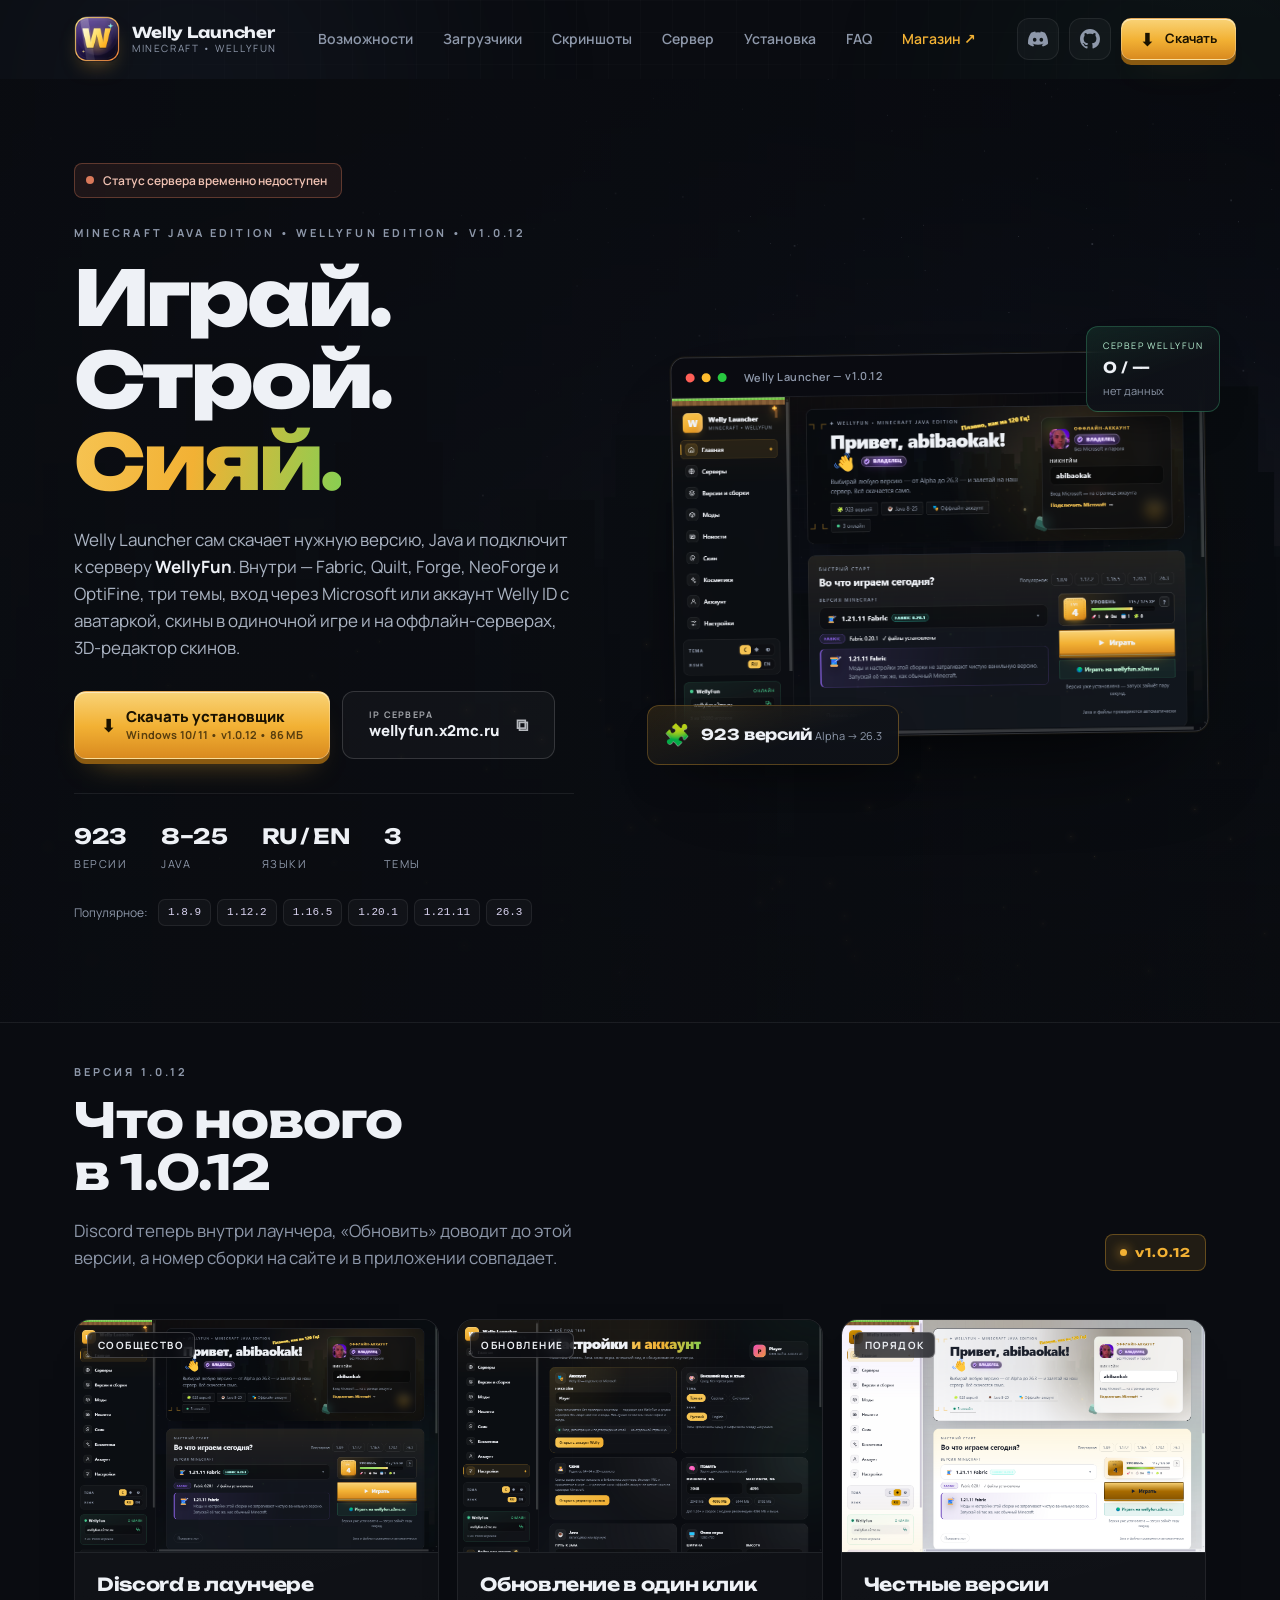
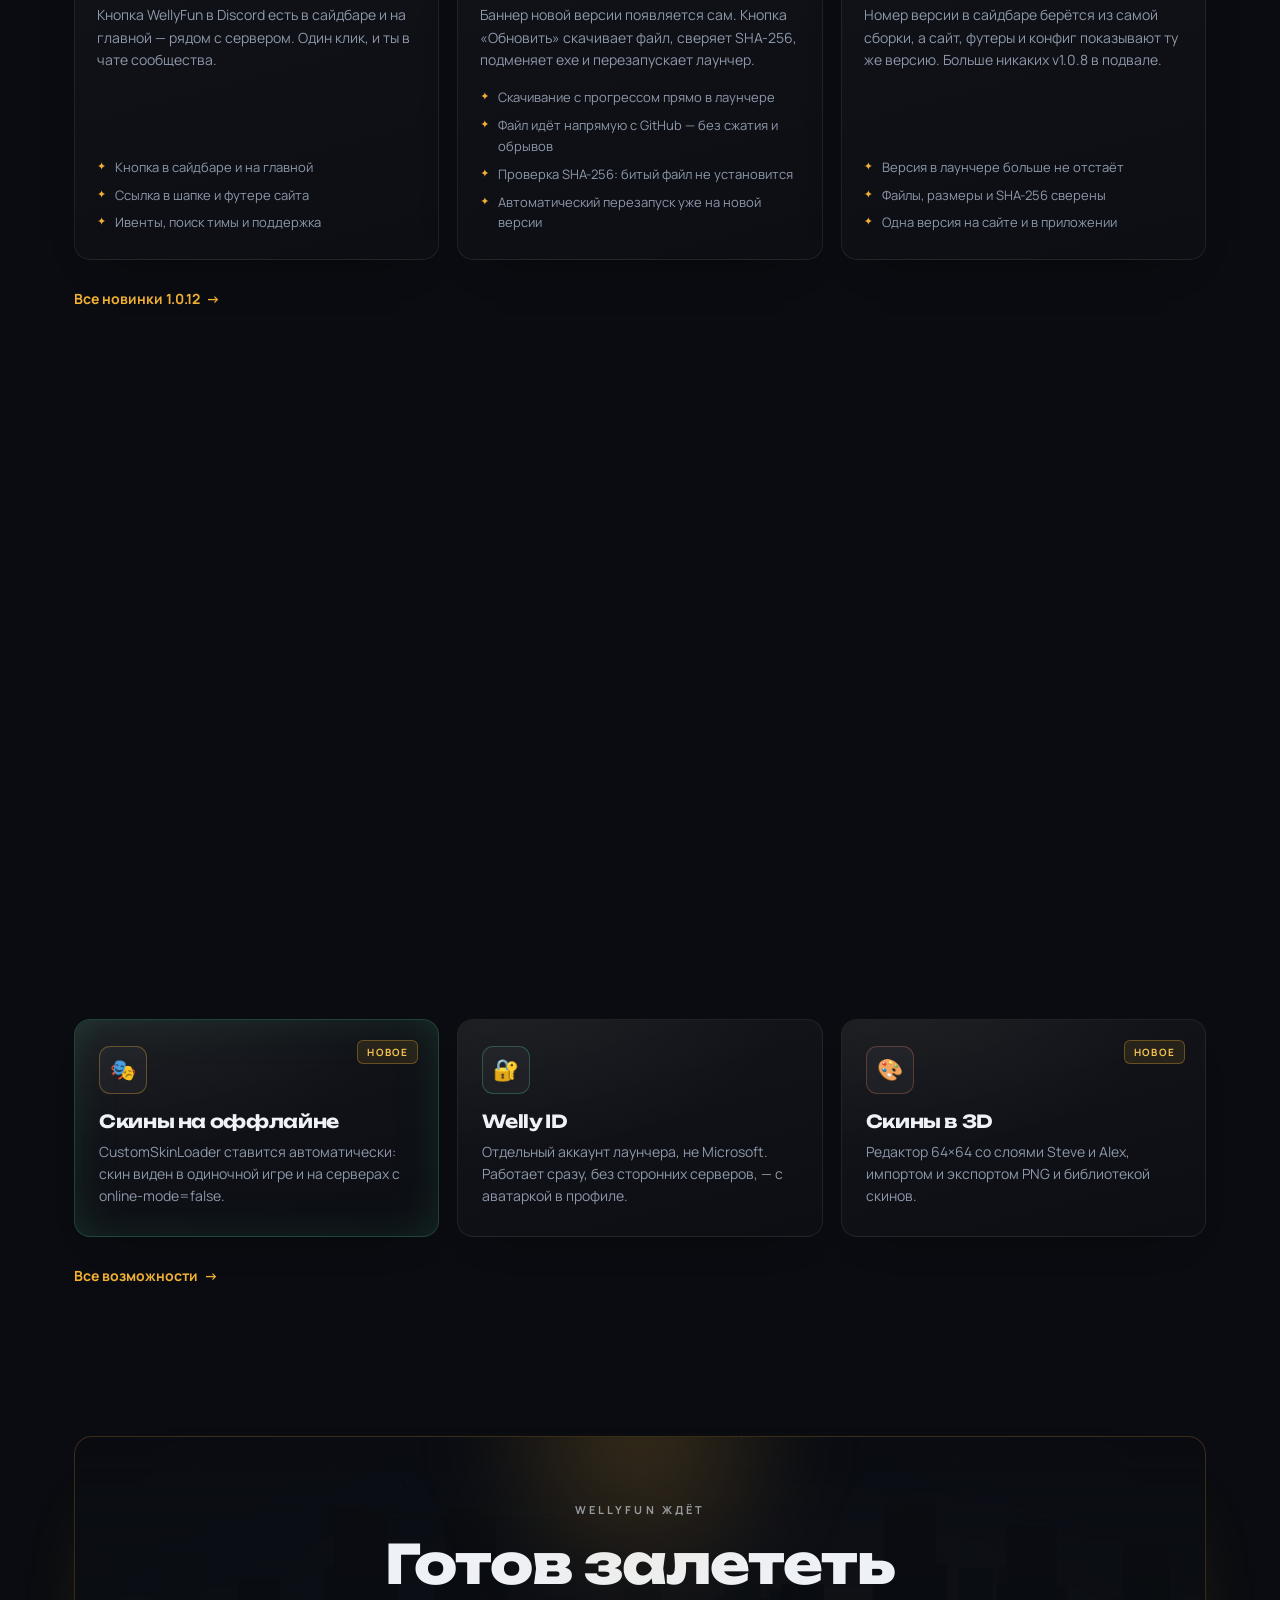
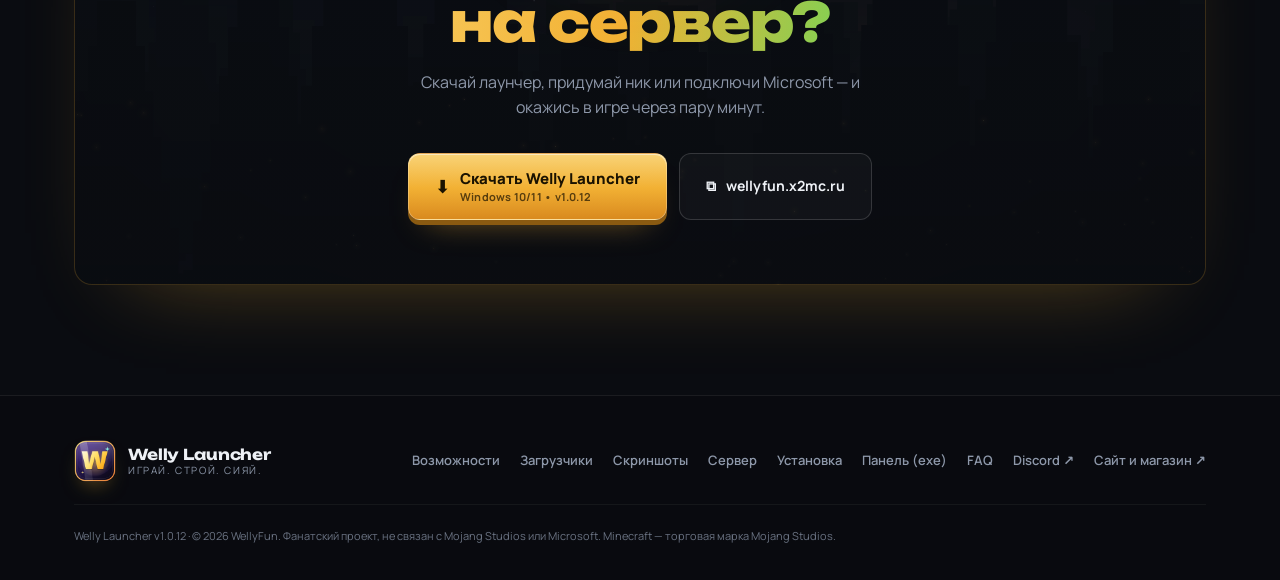
<file: index.html>
<!doctype html>
<html lang="ru">
  <head>
    <meta charset="utf-8" />
    <meta name="viewport" content="width=device-width, initial-scale=1" />
    <title>Welly Launcher 1.0.12 — лаунчер Minecraft для WellyFun</title>
    <meta
      name="description"
      content="Welly Launcher 1.0.12 — бесплатный лаунчер Minecraft Java Edition для сервера WellyFun. 923 версий, Fabric, Quilt, Forge, NeoForge и OptiFine в один клик, автоматическая Java, вход через Microsoft, скины на оффлайн-серверах, уровень за активность, косметика на реальном скине, темы, RU/EN, 3D-редактор скинов и Welly ID."
    />
    <meta name="theme-color" content="#08070f" />
    <meta name="color-scheme" content="dark" />
    <link rel="canonical" href="https://abibaokak.github.io/welly-launcher/" />

    <meta property="og:type" content="website" />
    <meta property="og:url" content="https://abibaokak.github.io/welly-launcher/" />
    <meta property="og:title" content="Welly Launcher 1.0.12 — Играй. Строй. Сияй." />
    <meta
      property="og:description"
      content="Лаунчер Minecraft для WellyFun: 923 версий, Fabric/Forge/OptiFine, авто-Java, вход через Microsoft, скины на оффлайн-серверах, уровень за активность, косметика на реальном скине, три темы, RU/EN, 3D-редактор скинов и Welly ID."
    />
    <meta property="og:image" content="https://abibaokak.github.io/welly-launcher/assets/screenshots/home.png" />
    <meta property="og:locale" content="ru_RU" />
    <meta name="twitter:card" content="summary_large_image" />

    <link rel="icon" href="assets/favicon.ico" sizes="any" />
    <link rel="icon" type="image/png" href="assets/logo.png" />
    <link rel="apple-touch-icon" href="assets/logo.png" />

    <link rel="preconnect" href="https://fonts.googleapis.com" />
    <link rel="preconnect" href="https://fonts.gstatic.com" crossorigin />
    <link
      href="https://fonts.googleapis.com/css2?family=Manrope:wght@400;500;600;700;800&family=Unbounded:wght@500;600;700;800&display=swap"
      rel="stylesheet"
    />

    <link rel="stylesheet" href="styles.css" />

    <script type="application/ld+json">
      {
        "@context": "https://schema.org",
        "@type": "SoftwareApplication",
        "name": "Welly Launcher",
        "operatingSystem": "Windows 10, Windows 11",
        "applicationCategory": "GameApplication",
        "softwareVersion": "1.0.12",
        "description": "Лаунчер Minecraft Java Edition для сервера WellyFun: 923 версий, Fabric/Forge/OptiFine, автоматическая Java, вход через Microsoft, скины на оффлайн-серверах, уровень за активность, косметика на реальном скине, темы, редактор скинов и аккаунт Welly ID.",
        "offers": { "@type": "Offer", "price": "0", "priceCurrency": "RUB" },
        "inLanguage": "ru"
      }
    </script>
  </head>
  <body>
    <a class="skip-link" href="#main">Перейти к содержимому</a>

    <div class="orbs" aria-hidden="true">
      <div class="orb orb--violet"></div>
      <div class="orb orb--cyan"></div>
      <div class="orb orb--gold"></div>
      <div class="grid-dots"></div>
    </div>

    <header class="site-header" id="top">
      <div class="container header__inner">
        <a class="brand" href="index.html" aria-label="Welly Launcher — на главную">
          <img class="brand__logo" src="assets/logo.png" alt="" width="46" height="46" />
          <span class="brand__text">
            <strong>Welly Launcher</strong>
            <small>Minecraft • WellyFun</small>
          </span>
        </a>

        <nav class="nav" id="nav" aria-label="Основная навигация">
          <a class="nav__link" href="features.html">Возможности</a>
          <a class="nav__link" href="loaders.html">Загрузчики</a>
          <a class="nav__link" href="screenshots.html">Скриншоты</a>
          <a class="nav__link" href="server.html">Сервер</a>
          <a class="nav__link" href="install.html">Установка</a>
          <a class="nav__link" href="faq.html">FAQ</a>
          <a
            class="nav__link nav__link--external"
            href="https://donatesmp.mydonate.io/"
            target="_blank"
            rel="noopener"
          >
            Магазин <span aria-hidden="true">↗</span>
          </a>
        </nav>

        <div class="header__actions">
          <a
            class="icon-link icon-link--discord"
            href="https://discord.gg/fJ5WTum4X"
            target="_blank"
            rel="noopener"
            aria-label="WellyFun в Discord"
            title="Discord WellyFun"
          >
            <svg viewBox="0 0 24 24" width="20" height="20" aria-hidden="true">
              <path
                fill="currentColor"
                d="M20.317 4.37a19.79 19.79 0 0 0-4.885-1.515.074.074 0 0 0-.079.037c-.21.375-.444.865-.608 1.25a18.27 18.27 0 0 0-5.487 0 12.64 12.64 0 0 0-.617-1.25.077.077 0 0 0-.079-.037A19.736 19.736 0 0 0 3.677 4.37a.07.07 0 0 0-.032.027C.533 9.046-.32 13.58.1 18.058a.082.082 0 0 0 .031.056 19.9 19.9 0 0 0 5.993 3.03.078.078 0 0 0 .084-.028 14.09 14.09 0 0 0 1.226-1.994.076.076 0 0 0-.041-.106 13.1 13.1 0 0 1-1.872-.892.077.077 0 0 1-.008-.128c.126-.094.252-.192.372-.291a.074.074 0 0 1 .077-.011c3.928 1.793 8.18 1.793 12.062 0a.074.074 0 0 1 .078.01c.12.098.246.197.373.292a.077.077 0 0 1-.006.127 12.3 12.3 0 0 1-1.873.892.077.077 0 0 0-.041.107c.36.698.772 1.362 1.225 1.993a.076.076 0 0 0 .084.028 19.84 19.84 0 0 0 6.002-3.03.077.077 0 0 0 .032-.054c.5-5.177-.838-9.674-3.549-13.66a.061.061 0 0 0-.031-.03zM8.02 15.33c-1.183 0-2.157-1.085-2.157-2.419 0-1.333.956-2.419 2.157-2.419 1.21 0 2.176 1.096 2.157 2.42 0 1.333-.956 2.418-2.157 2.418zm7.975 0c-1.183 0-2.157-1.085-2.157-2.419 0-1.333.955-2.419 2.157-2.419 1.21 0 2.176 1.096 2.157 2.42 0 1.333-.946 2.418-2.157 2.418z"
              />
            </svg>
          </a>
          <a
            class="icon-link"
            data-github
            href="https://github.com"
            target="_blank"
            rel="noopener"
            aria-label="Welly Launcher на GitHub"
          >
            <svg viewBox="0 0 16 16" width="20" height="20" aria-hidden="true">
              <path
                fill="currentColor"
                d="M8 0C3.58 0 0 3.58 0 8c0 3.54 2.29 6.53 5.47 7.59.4.07.55-.17.55-.38 0-.19-.01-.82-.01-1.49-2.01.37-2.53-.49-2.69-.94-.09-.23-.48-.94-.82-1.13-.28-.15-.68-.52-.01-.53.63-.01 1.08.58 1.23.82.72 1.21 1.87.87 2.33.66.07-.52.28-.87.51-1.07-1.78-.2-3.64-.89-3.64-3.95 0-.87.31-1.59.82-2.15-.08-.2-.36-1.02.08-2.12 0 0 .67-.21 2.2.82.64-.18 1.32-.27 2-.27.68 0 1.36.09 2 .27 1.53-1.04 2.2-.82 2.2-.82.44 1.1.16 1.92.08 2.12.51.56.82 1.27.82 2.15 0 3.07-1.87 3.75-3.65 3.95.29.25.54.73.54 1.48 0 1.07-.01 1.93-.01 2.2 0 .21.15.46.55.38A8.01 8.01 0 0 0 16 8c0-4.42-3.58-8-8-8Z"
              />
            </svg>
          </a>
          <a class="btn btn--gold btn--sm" data-download href="install.html">
            <span class="btn__icon" aria-hidden="true">⬇</span>
            Скачать
          </a>
          <button class="burger" id="burger" aria-label="Меню" aria-expanded="false" aria-controls="nav">
            <span></span><span></span><span></span>
          </button>
        </div>
      </div>
    </header>

    <main id="main">
      <section class="hero">
        <div class="container hero__inner">
          <div class="hero__copy">
            <span class="status-pill" data-status-pill>
              <span class="status-pill__dot" data-status-dot></span>
              <span data-status-text>Проверяем сервер…</span>
            </span>

            <p class="eyebrow">Minecraft Java Edition • WellyFun Edition • v1.0.12</p>

            <h1 class="hero__title">
              Играй. Строй.<br />
              <span class="gradient-text">Сияй.</span>
            </h1>

            <p class="hero__lead">
              Welly Launcher сам скачает нужную версию, Java и подключит к серверу
              <strong>WellyFun</strong>. Внутри — Fabric, Quilt, Forge, NeoForge и OptiFine, три темы,
              вход через Microsoft или аккаунт Welly ID с аватаркой, скины в одиночной игре и на оффлайн-серверах,
              3D-редактор скинов.
            </p>

            <div class="hero__actions">
              <a class="btn btn--gold btn--lg" data-download href="install.html">
                <span class="btn__icon" aria-hidden="true">⬇</span>
                <span class="btn__stack">
                  <strong>Скачать установщик</strong>
                  <small>Windows 10/11 • v1.0.12 • 86 МБ</small>
                </span>
              </a>
              <button class="btn btn--ghost btn--lg copy-ip" data-ip="wellyfun.x2mc.ru" type="button">
                <span class="btn__stack btn__stack--left">
                  <small>IP сервера</small>
                  <strong>wellyfun.x2mc.ru</strong>
                </span>
                <span class="copy-ip__icon" aria-hidden="true">⧉</span>
              </button>
            </div>

            <dl class="hero__stats">
              <div class="hero__stat">
                <dt>Версии</dt>
                <dd>923</dd>
              </div>
              <div class="hero__stat">
                <dt>Java</dt>
                <dd>8–25</dd>
              </div>
              <div class="hero__stat">
                <dt>Языки</dt>
                <dd>RU / EN</dd>
              </div>
              <div class="hero__stat">
                <dt>Темы</dt>
                <dd>3</dd>
              </div>
            </dl>

            <div class="hero__versions" aria-label="Популярные версии">
              <span>Популярное:</span>
              <a data-version="1.8.9" href="install.html">1.8.9</a>
              <a data-version="1.12.2" href="install.html">1.12.2</a>
              <a data-version="1.16.5" href="install.html">1.16.5</a>
              <a data-version="1.20.1" href="install.html">1.20.1</a>
              <a data-version="1.21.11" href="install.html">1.21.11</a>
              <a data-version="26.3" href="install.html">26.3</a>
            </div>
          </div>

          <div class="hero__visual">
            <div class="mockup">
              <div class="mockup__bar">
                <span class="mockup__dot mockup__dot--red"></span>
                <span class="mockup__dot mockup__dot--yellow"></span>
                <span class="mockup__dot mockup__dot--green"></span>
                <span class="mockup__title">Welly Launcher — v1.0.12</span>
              </div>
              <img
                class="mockup__img"
                src="assets/screenshots/home.png"
                alt="Главная страница Welly Launcher: выбор версии Minecraft и быстрый старт"
                width="1224"
                height="781"
                fetchpriority="high"
              />
            </div>

            <div class="float-card float-card--status">
              <span class="float-card__label">Сервер WellyFun</span>
              <span class="float-card__value" data-status-players>0 / —</span>
              <span class="float-card__hint" data-status-state>проверяем…</span>
            </div>

            <div class="float-card float-card--versions">
              <span class="float-card__emoji" aria-hidden="true">🧩</span>
              <div>
                <span class="float-card__value">923 версий</span>
                <span class="float-card__hint">Alpha → 26.3</span>
              </div>
            </div>
          </div>
        </div>
      </section>

      <section class="section section--new" id="new">
        <div class="container">
          <div class="section__head section__head--row reveal">
            <div>
              <p class="eyebrow">Версия 1.0.12</p>
              <h2 class="section__title">Что нового<br />в 1.0.12</h2>
              <p class="section__lead">
                Discord теперь внутри лаунчера, «Обновить» доводит до этой версии, а номер
                сборки на сайте и в приложении совпадает.
              </p>
            </div>
            <span class="version-badge">v1.0.12</span>
          </div>

          <div class="new-grid">
            <article class="card new-card reveal">
              <div class="new-card__media">
                <img
                  src="assets/screenshots/home.png"
                  alt="Главная Welly Launcher с кнопкой Discord"
                  loading="lazy"
                  width="1224"
                  height="781"
                />
                <span class="new-card__badge">Сообщество</span>
              </div>
              <div class="new-card__body">
                <h3>Discord в лаунчере</h3>
                <p>
                  Кнопка WellyFun в Discord есть в сайдбаре и на главной — рядом с сервером.
                  Один клик, и ты в чате сообщества.
                </p>
                <ul class="new-card__list">
                  <li>Кнопка в сайдбаре и на главной</li>
                  <li>Ссылка в шапке и футере сайта</li>
                  <li>Ивенты, поиск тимы и поддержка</li>
                </ul>
              </div>
            </article>

            <article class="card new-card reveal">
              <div class="new-card__media">
                <img
                  src="assets/screenshots/settings.png"
                  alt="Настройки Welly Launcher с проверкой обновлений"
                  loading="lazy"
                  width="1224"
                  height="781"
                />
                <span class="new-card__badge">Обновление</span>
              </div>
              <div class="new-card__body">
                <h3>Обновление в один клик</h3>
                <p>
                  Баннер новой версии появляется сам. Кнопка «Обновить» скачивает файл,
                  сверяет SHA-256, подменяет exe и перезапускает лаунчер.
                </p>
                <ul class="new-card__list">
                  <li>Скачивание с прогрессом прямо в лаунчере</li>
                  <li>Файл идёт напрямую с GitHub — без сжатия и обрывов</li>
                  <li>Проверка SHA-256: битый файл не установится</li>
                  <li>Автоматический перезапуск уже на новой версии</li>
                </ul>
              </div>
            </article>

            <article class="card new-card reveal">
              <div class="new-card__media">
                <img
                  src="assets/screenshots/home-light.png"
                  alt="Главная Welly Launcher в светлой теме"
                  loading="lazy"
                  width="1224"
                  height="781"
                />
                <span class="new-card__badge">Порядок</span>
              </div>
              <div class="new-card__body">
                <h3>Честные версии</h3>
                <p>
                  Номер версии в сайдбаре берётся из самой сборки, а сайт, футеры и конфиг
                  показывают ту же версию. Больше никаких v1.0.8 в подвале.
                </p>
                <ul class="new-card__list">
                  <li>Версия в лаунчере больше не отстаёт</li>
                  <li>Файлы, размеры и SHA-256 сверены</li>
                  <li>Одна версия на сайте и в приложении</li>
                </ul>
              </div>
            </article>
          </div>

          <p class="section__more">
            <a class="link-arrow" href="features.html#new">Все новинки 1.0.12 <span aria-hidden="true">→</span></a>
          </p>
        </div>
      </section>

      <section class="section" id="features">
        <div class="container">
          <div class="section__head reveal">
            <p class="eyebrow">Всё уже внутри</p>
            <h2 class="section__title">Меньше настройки.<br />Больше игры.</h2>
            <p class="section__lead">
              Один лаунчер вместо десяти программ, инструкций и поисков нужной Java.
            </p>
          </div>

          <div class="features">
            <article class="card feature reveal">
              <span class="feature__icon feature__icon--violet" aria-hidden="true">🧩</span>
              <h3>923 версий</h3>
              <p>От Alpha до 26.3. Выбирай любую — лаунчер сам скачает клиент, библиотеки и ассеты.</p>
            </article>

            <article class="card feature reveal">
              <span class="feature__icon feature__icon--gold" aria-hidden="true">☕</span>
              <h3>Java сама</h3>
              <p>Подходящая Java 8–25 находится и скачивается автоматически. Никаких настроек.</p>
            </article>

            <article class="card feature feature--accent reveal">
              <span class="feature__tag">Новое</span>
              <span class="feature__icon feature__icon--cyan" aria-hidden="true">🪪</span>
              <h3>Microsoft</h3>
              <p>Лицензионный вход в окне Microsoft. Пароль вводится только на сайте Microsoft, официальный скин подхватывается сам.</p>
            </article>

            <article class="card feature feature--accent reveal">
              <span class="feature__tag">Новое</span>
              <span class="feature__icon feature__icon--gold" aria-hidden="true">🎭</span>
              <h3>Скины на оффлайне</h3>
              <p>CustomSkinLoader ставится автоматически: скин виден в одиночной игре и на серверах с online-mode=false.</p>
            </article>

            <article class="card feature reveal">
              <span class="feature__icon feature__icon--cyan" aria-hidden="true">🔐</span>
              <h3>Welly ID</h3>
              <p>Отдельный аккаунт лаунчера, не Microsoft. Работает сразу, без сторонних серверов, — с аватаркой в профиле.</p>
            </article>

            <article class="card feature reveal">
              <span class="feature__tag">Новое</span>
              <span class="feature__icon feature__icon--pink" aria-hidden="true">🎨</span>
              <h3>Скины в 3D</h3>
              <p>Редактор 64×64 со слоями Steve и Alex, импортом и экспортом PNG и библиотекой скинов.</p>
            </article>
          </div>

          <p class="section__more">
            <a class="link-arrow" href="features.html">Все возможности <span aria-hidden="true">→</span></a>
          </p>
        </div>
      </section>

      <section class="cta">
        <div class="container">
          <div class="cta__panel reveal">
            <div class="cta__glow" aria-hidden="true"></div>
            <p class="eyebrow">WellyFun ждёт</p>
            <h2 class="cta__title">Готов залететь<br /><span class="gradient-text">на сервер?</span></h2>
            <p class="cta__lead">Скачай лаунчер, придумай ник или подключи Microsoft — и окажись в игре через пару минут.</p>
            <div class="cta__actions">
              <a class="btn btn--gold btn--lg" data-download href="install.html">
                <span class="btn__icon" aria-hidden="true">⬇</span>
                <span class="btn__stack">
                  <strong>Скачать Welly Launcher</strong>
                  <small>Windows 10/11 • v1.0.12</small>
                </span>
              </a>
              <button class="btn btn--ghost btn--lg copy-ip" data-ip="wellyfun.x2mc.ru" type="button">
                <span aria-hidden="true">⧉</span> wellyfun.x2mc.ru
              </button>
            </div>
          </div>
        </div>
      </section>
    </main>

    <footer class="site-footer">
      <div class="container footer__inner">
        <div class="brand brand--footer">
          <img class="brand__logo" src="assets/logo.png" alt="" width="42" height="42" loading="lazy" />
          <span class="brand__text">
            <strong>Welly Launcher</strong>
            <small>Играй. Строй. Сияй.</small>
          </span>
        </div>

        <nav class="footer__links" aria-label="Ссылки в подвале">
          <a href="features.html">Возможности</a>
          <a href="loaders.html">Загрузчики</a>
          <a href="screenshots.html">Скриншоты</a>
          <a href="server.html">Сервер</a>
          <a href="install.html">Установка</a>
          <a href="admin/">Панель (exe)</a>
          <a href="faq.html">FAQ</a>
          <a href="https://discord.gg/fJ5WTum4X" target="_blank" rel="noopener">Discord ↗</a>
          <a href="https://donatesmp.mydonate.io/" target="_blank" rel="noopener">Сайт и магазин ↗</a>
        </nav>

        <p class="footer__legal">
          Welly Launcher v1.0.12 · © <span id="year">2026</span> WellyFun. Фанатский проект,
          не связан с Mojang Studios или Microsoft. Minecraft — торговая марка Mojang Studios.
        </p>
      </div>
    </footer>

    <div class="toast" id="toast" role="status" aria-live="polite"></div>

    <script src="script.js" defer></script>
  </body>
</html>
</file>
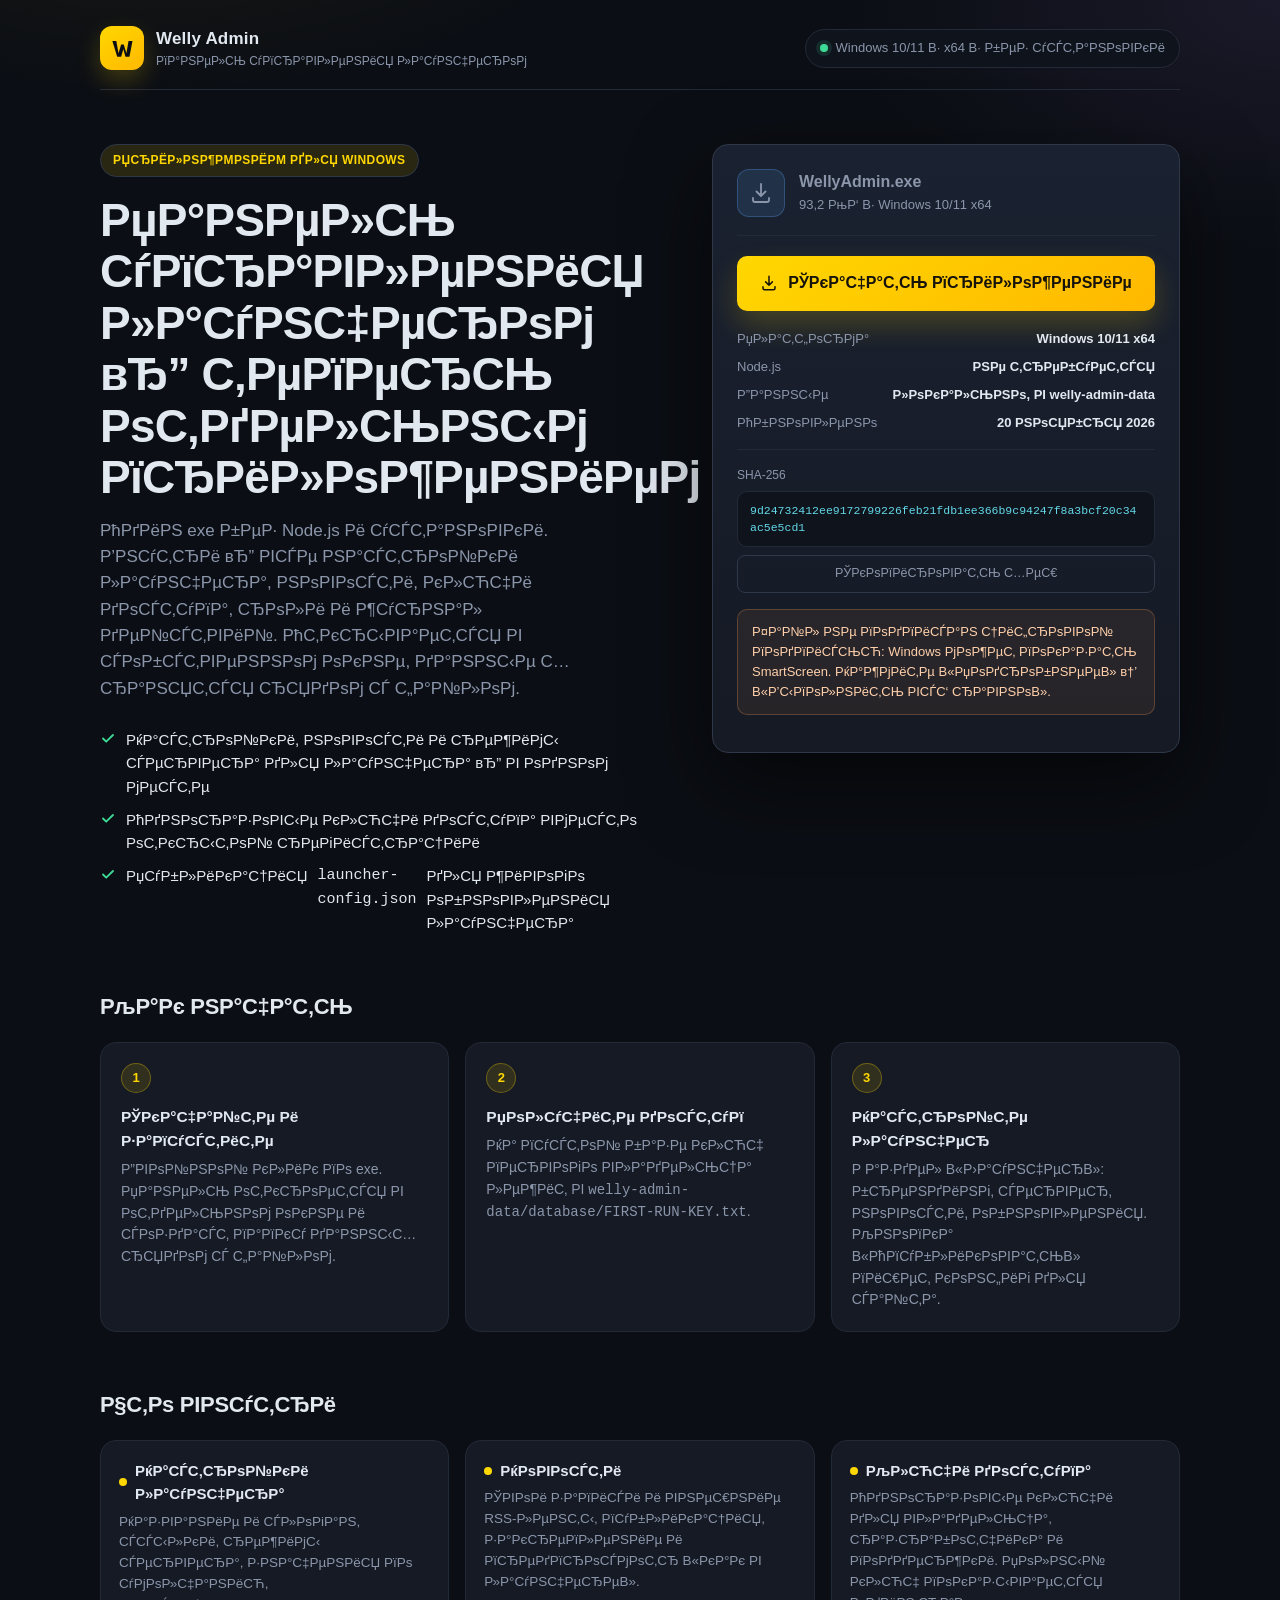
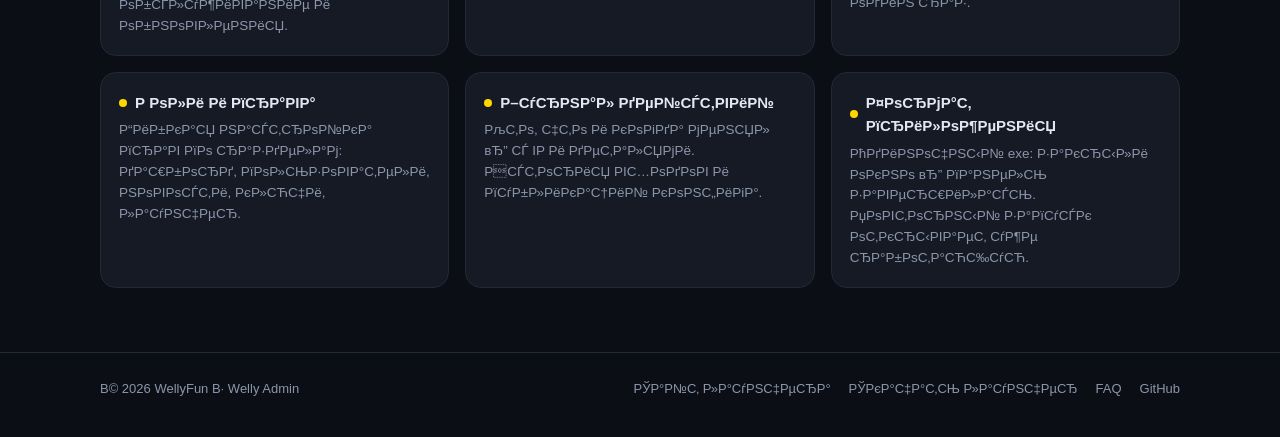
<file: admin/index.html>
﻿<!doctype html>
<html lang="ru">
  <head>
    <meta charset="utf-8" />
    <meta name="viewport" content="width=device-width, initial-scale=1" />
    <title>Welly Admin вЂ” РїСЂРёР»РѕР¶РµРЅРёРµ РїР°РЅРµР»Рё СѓРїСЂР°РІР»РµРЅРёСЏ Р»Р°СѓРЅС‡РµСЂРѕРј</title>
    <meta
      name="description"
      content="Welly Admin РґР»СЏ Windows: РѕРґРёРЅ exe Р±РµР· СѓСЃС‚Р°РЅРѕРІРєРё. РќР°СЃС‚СЂРѕР№РєРё Р»Р°СѓРЅС‡РµСЂР°, РЅРѕРІРѕСЃС‚Рё, РєР»СЋС‡Рё РґРѕСЃС‚СѓРїР°, СЂРѕР»Рё Рё Р°СѓРґРёС‚. РЎРєР°С‡Р°С‚СЊ WellyAdmin.exe."
    />
    <meta name="theme-color" content="#0b0e14" />
    <meta name="color-scheme" content="dark" />
    <link rel="canonical" href="https://abibaokak.github.io/welly-launcher/admin/" />
    <link
      rel="icon"
      href="data:image/svg+xml,%3Csvg xmlns='http://www.w3.org/2000/svg' viewBox='0 0 64 64'%3E%3Crect width='64' height='64' rx='14' fill='%230b0e14'/%3E%3Cpath d='M12 18h8l5 26 6-19h6l6 19 5-26h8L48 50h-8l-5-16-5 16h-8z' fill='%23FFD700'/%3E%3C/svg%3E"
    />
    <style>
      :root {
        --bg: #0b0e14;
        --bg-soft: #0f131c;
        --card: #151a24;
        --card-2: #1a2130;
        --border: #232a37;
        --border-strong: #2f3849;
        --text: #e2e8f0;
        --muted: #8b96ab;
        --accent: #ffd700;
        --accent-2: #ffb800;
        --accent-soft: rgba(255, 215, 0, 0.12);
        --success: #3ddc97;
        --info: #5aa9ff;
        --purple: #b388ff;
        --cyan: #63d8e8;
        --radius: 16px;
        --radius-sm: 10px;
        --shadow-lg: 0 30px 80px rgba(0, 0, 0, 0.55);
        --shadow-md: 0 16px 40px rgba(0, 0, 0, 0.35);
        --font: "Inter", "Segoe UI", -apple-system, BlinkMacSystemFont, "SF Pro Display", Roboto, Arial, sans-serif;
        --mono: "JetBrains Mono", "Cascadia Code", Consolas, "Courier New", monospace;
      }

      * { box-sizing: border-box; }

      body {
        margin: 0;
        min-height: 100vh;
        font-family: var(--font);
        color: var(--text);
        background:
          radial-gradient(900px 500px at 12% -10%, rgba(255, 215, 0, 0.08), transparent 60%),
          radial-gradient(800px 460px at 100% 0%, rgba(179, 136, 255, 0.09), transparent 55%),
          var(--bg);
        line-height: 1.55;
        -webkit-font-smoothing: antialiased;
      }

      a { color: var(--accent); text-decoration: none; }
      a:hover { text-decoration: underline; }

      .wrap { width: min(1080px, calc(100% - 40px)); margin: 0 auto; }

      header.site-head {
        padding: 26px 0 8px;
      }

      .brand {
        display: inline-flex;
        align-items: center;
        gap: 12px;
        color: var(--text);
      }

      .brand:hover { text-decoration: none; }

      .brand__mark {
        width: 44px;
        height: 44px;
        border-radius: 12px;
        display: grid;
        place-items: center;
        background: linear-gradient(145deg, var(--accent), var(--accent-2));
        box-shadow: 0 10px 24px rgba(255, 215, 0, 0.22);
      }

      .brand__mark svg { width: 28px; height: 28px; display: block; }

      .brand__text strong { display: block; font-size: 17px; letter-spacing: 0.2px; }
      .brand__text small { display: block; color: var(--muted); font-size: 12px; }

      .badge {
        margin-left: auto;
        display: inline-flex;
        align-items: center;
        gap: 8px;
        padding: 8px 14px;
        border: 1px solid var(--border);
        border-radius: 999px;
        background: var(--bg-soft);
        color: var(--muted);
        font-size: 13px;
        white-space: nowrap;
      }

      .badge .dot {
        width: 8px;
        height: 8px;
        border-radius: 50%;
        background: var(--success);
        box-shadow: 0 0 0 4px rgba(61, 220, 151, 0.12);
      }

      .head-row {
        display: flex;
        align-items: center;
        gap: 16px;
        flex-wrap: wrap;
        padding-bottom: 18px;
        border-bottom: 1px solid var(--border);
      }

      main { padding: 46px 0 64px; }

      .hero {
        display: grid;
        grid-template-columns: minmax(0, 1.1fr) minmax(320px, 0.9fr);
        gap: 40px;
        align-items: start;
      }

      .eyebrow {
        display: inline-flex;
        align-items: center;
        gap: 8px;
        padding: 6px 12px;
        border-radius: 999px;
        border: 1px solid var(--border-strong);
        background: var(--accent-soft);
        color: var(--accent);
        font-size: 12px;
        font-weight: 600;
        letter-spacing: 0.4px;
        text-transform: uppercase;
      }

      h1 {
        margin: 18px 0 14px;
        font-size: clamp(30px, 4.4vw, 46px);
        line-height: 1.12;
        letter-spacing: -0.8px;
      }

      .lede {
        margin: 0;
        max-width: 560px;
        color: var(--muted);
        font-size: 17px;
      }

      .points {
        margin: 26px 0 0;
        padding: 0;
        list-style: none;
        display: grid;
        gap: 10px;
      }

      .points li {
        display: flex;
        gap: 10px;
        align-items: flex-start;
        color: var(--text);
        font-size: 15px;
      }

      .points svg { flex: none; margin-top: 2px; }

      .download-card {
        background: linear-gradient(180deg, var(--card-2), var(--card));
        border: 1px solid var(--border-strong);
        border-radius: var(--radius);
        padding: 24px;
        box-shadow: var(--shadow-lg);
      }

      .download-card__top {
        display: flex;
        gap: 14px;
        align-items: center;
        padding-bottom: 18px;
        border-bottom: 1px solid var(--border);
      }

      .file-icon {
        width: 48px;
        height: 48px;
        flex: none;
        border-radius: 12px;
        display: grid;
        place-items: center;
        background: rgba(90, 169, 255, 0.12);
        border: 1px solid rgba(90, 169, 255, 0.28);
        color: var(--info);
      }

      .download-card__top strong { display: block; font-size: 16px; }
      .download-card__top span { color: var(--muted); font-size: 13px; }

      .btn {
        display: inline-flex;
        align-items: center;
        justify-content: center;
        gap: 10px;
        width: 100%;
        margin-top: 20px;
        padding: 15px 20px;
        border: 0;
        border-radius: var(--radius-sm);
        background: linear-gradient(145deg, var(--accent), var(--accent-2));
        color: #16130a;
        font: inherit;
        font-size: 16px;
        font-weight: 700;
        cursor: pointer;
        text-decoration: none;
        box-shadow: 0 14px 30px rgba(255, 215, 0, 0.2);
        transition: transform 0.15s ease, box-shadow 0.15s ease;
      }

      .btn:hover {
        text-decoration: none;
        transform: translateY(-1px);
        box-shadow: 0 18px 36px rgba(255, 215, 0, 0.26);
      }

      .btn:active { transform: translateY(0); }

      .meta {
        display: grid;
        gap: 8px;
        margin-top: 18px;
        color: var(--muted);
        font-size: 13px;
      }

      .meta div {
        display: flex;
        justify-content: space-between;
        gap: 14px;
      }

      .meta b { color: var(--text); font-weight: 600; }

      .hash {
        margin-top: 16px;
        padding-top: 16px;
        border-top: 1px solid var(--border);
      }

      .hash span {
        display: block;
        color: var(--muted);
        font-size: 12px;
        margin-bottom: 6px;
      }

      .hash code {
        display: block;
        font-family: var(--mono);
        font-size: 11.5px;
        line-height: 1.5;
        color: var(--cyan);
        word-break: break-all;
        background: var(--bg-soft);
        border: 1px solid var(--border);
        border-radius: var(--radius-sm);
        padding: 10px 12px;
      }

      .copy-btn {
        margin-top: 8px;
        width: 100%;
        padding: 8px 12px;
        border-radius: 8px;
        border: 1px solid var(--border-strong);
        background: transparent;
        color: var(--muted);
        font: inherit;
        font-size: 12.5px;
        cursor: pointer;
        transition: color 0.15s ease, border-color 0.15s ease;
      }

      .copy-btn:hover { color: var(--text); border-color: var(--accent); }

      .note {
        margin-top: 16px;
        padding: 12px 14px;
        border-radius: var(--radius-sm);
        background: rgba(255, 159, 90, 0.08);
        border: 1px solid rgba(255, 159, 90, 0.25);
        color: #ffd0ab;
        font-size: 13px;
      }

      section.block { margin-top: 56px; }

      h2 {
        margin: 0 0 18px;
        font-size: 22px;
        letter-spacing: -0.3px;
      }

      .steps {
        display: grid;
        grid-template-columns: repeat(3, minmax(0, 1fr));
        gap: 16px;
      }

      .step {
        background: var(--card);
        border: 1px solid var(--border);
        border-radius: var(--radius);
        padding: 20px;
      }

      .step__num {
        width: 30px;
        height: 30px;
        margin-bottom: 12px;
        border-radius: 50%;
        display: grid;
        place-items: center;
        background: var(--accent-soft);
        border: 1px solid rgba(255, 215, 0, 0.3);
        color: var(--accent);
        font-size: 13px;
        font-weight: 700;
      }

      .step h3 { margin: 0 0 6px; font-size: 15.5px; }
      .step p { margin: 0; color: var(--muted); font-size: 14px; }

      .features {
        display: grid;
        grid-template-columns: repeat(3, minmax(0, 1fr));
        gap: 16px;
      }

      .feature {
        background: var(--card);
        border: 1px solid var(--border);
        border-radius: var(--radius);
        padding: 18px;
      }

      .feature h3 {
        margin: 0 0 6px;
        font-size: 15px;
        display: flex;
        align-items: center;
        gap: 8px;
      }

      .feature p { margin: 0; color: var(--muted); font-size: 13.5px; }

      .feature__dot {
        width: 8px;
        height: 8px;
        border-radius: 50%;
        background: var(--accent);
        flex: none;
      }

      footer.site-foot {
        border-top: 1px solid var(--border);
        padding: 26px 0 38px;
        color: var(--muted);
        font-size: 13px;
      }

      .foot-row {
        display: flex;
        justify-content: space-between;
        gap: 18px;
        flex-wrap: wrap;
        align-items: center;
      }

      .foot-links { display: flex; flex-wrap: wrap; gap: 18px; }
      .foot-links a { color: var(--muted); }
      .foot-links a:hover { color: var(--accent); }

      @media (max-width: 900px) {
        .hero { grid-template-columns: 1fr; }
        .steps, .features { grid-template-columns: 1fr 1fr; }
      }

      @media (max-width: 620px) {
        .steps, .features { grid-template-columns: 1fr; }
        main { padding-top: 32px; }
        .badge { margin-left: 0; }
      }
    </style>
  </head>
  <body>
    <header class="site-head">
      <div class="wrap head-row">
        <a class="brand" href="../index.html">
          <span class="brand__mark" aria-hidden="true">
            <svg viewBox="0 0 64 64" fill="none" xmlns="http://www.w3.org/2000/svg">
              <path d="M10 16h9l5 28 6-20h6l6 20 5-28h9L49 52h-9l-5-17-5 17h-9z" fill="#0b0e14" />
            </svg>
          </span>
          <span class="brand__text">
            <strong>Welly Admin</strong>
            <small>РїР°РЅРµР»СЊ СѓРїСЂР°РІР»РµРЅРёСЏ Р»Р°СѓРЅС‡РµСЂРѕРј</small>
          </span>
        </a>
        <span class="badge"><span class="dot" aria-hidden="true"></span> Windows 10/11 В· x64 В· Р±РµР· СѓСЃС‚Р°РЅРѕРІРєРё</span>
      </div>
    </header>

    <main>
      <div class="wrap">
        <div class="hero">
          <div>
            <span class="eyebrow">РџСЂРёР»РѕР¶РµРЅРёРµ РґР»СЏ Windows</span>
            <h1>РџР°РЅРµР»СЊ СѓРїСЂР°РІР»РµРЅРёСЏ Р»Р°СѓРЅС‡РµСЂРѕРј вЂ” С‚РµРїРµСЂСЊ РѕС‚РґРµР»СЊРЅС‹Рј РїСЂРёР»РѕР¶РµРЅРёРµРј</h1>
            <p class="lede">
              РћРґРёРЅ exe Р±РµР· Node.js Рё СѓСЃС‚Р°РЅРѕРІРєРё. Р’РЅСѓС‚СЂРё вЂ” РІСЃРµ РЅР°СЃС‚СЂРѕР№РєРё Р»Р°СѓРЅС‡РµСЂР°, РЅРѕРІРѕСЃС‚Рё,
              РєР»СЋС‡Рё РґРѕСЃС‚СѓРїР°, СЂРѕР»Рё Рё Р¶СѓСЂРЅР°Р» РґРµР№СЃС‚РІРёР№. РћС‚РєСЂС‹РІР°РµС‚СЃСЏ РІ СЃРѕР±СЃС‚РІРµРЅРЅРѕРј РѕРєРЅРµ,
              РґР°РЅРЅС‹Рµ С…СЂР°РЅСЏС‚СЃСЏ СЂСЏРґРѕРј СЃ С„Р°Р№Р»РѕРј.
            </p>

            <ul class="points">
              <li>
                <svg width="16" height="16" viewBox="0 0 16 16" fill="none" aria-hidden="true">
                  <path d="M3 8.5 6.2 11.7 13 5" stroke="#3DDC97" stroke-width="1.8" stroke-linecap="round" stroke-linejoin="round" />
                </svg>
                РќР°СЃС‚СЂРѕР№РєРё, РЅРѕРІРѕСЃС‚Рё Рё СЂРµР¶РёРјС‹ СЃРµСЂРІРµСЂР° РґР»СЏ Р»Р°СѓРЅС‡РµСЂР° вЂ” РІ РѕРґРЅРѕРј РјРµСЃС‚Рµ
              </li>
              <li>
                <svg width="16" height="16" viewBox="0 0 16 16" fill="none" aria-hidden="true">
                  <path d="M3 8.5 6.2 11.7 13 5" stroke="#3DDC97" stroke-width="1.8" stroke-linecap="round" stroke-linejoin="round" />
                </svg>
                РћРґРЅРѕСЂР°Р·РѕРІС‹Рµ РєР»СЋС‡Рё РґРѕСЃС‚СѓРїР° РІРјРµСЃС‚Рѕ РѕС‚РєСЂС‹С‚РѕР№ СЂРµРіРёСЃС‚СЂР°С†РёРё
              </li>
              <li>
                <svg width="16" height="16" viewBox="0 0 16 16" fill="none" aria-hidden="true">
                  <path d="M3 8.5 6.2 11.7 13 5" stroke="#3DDC97" stroke-width="1.8" stroke-linecap="round" stroke-linejoin="round" />
                </svg>
                РџСѓР±Р»РёРєР°С†РёСЏ <code>launcher-config.json</code> РґР»СЏ Р¶РёРІРѕРіРѕ РѕР±РЅРѕРІР»РµРЅРёСЏ Р»Р°СѓРЅС‡РµСЂР°
              </li>
            </ul>
          </div>

          <aside class="download-card" aria-labelledby="download-title">
            <div class="download-card__top">
              <span class="file-icon" aria-hidden="true">
                <svg width="24" height="24" viewBox="0 0 24 24" fill="none">
                  <path d="M12 3v12m0 0 4.5-4.5M12 15l-4.5-4.5M4 17v2a2 2 0 0 0 2 2h12a2 2 0 0 0 2-2v-2" stroke="currentColor" stroke-width="1.8" stroke-linecap="round" stroke-linejoin="round" />
                </svg>
              </span>
              <span>
                <strong id="download-title">WellyAdmin.exe</strong>
                <span>93,2 РњР‘ В· Windows 10/11 x64</span>
              </span>
            </div>

            <a class="btn" href="../WellyAdmin.exe" download="WellyAdmin.exe">
              <svg width="18" height="18" viewBox="0 0 24 24" fill="none" aria-hidden="true">
                <path d="M12 3v12m0 0 4.5-4.5M12 15l-4.5-4.5M4 17v2a2 2 0 0 0 2 2h12a2 2 0 0 0 2-2v-2" stroke="currentColor" stroke-width="2" stroke-linecap="round" stroke-linejoin="round" />
              </svg>
              РЎРєР°С‡Р°С‚СЊ РїСЂРёР»РѕР¶РµРЅРёРµ
            </a>

            <div class="meta" aria-label="РРЅС„РѕСЂРјР°С†РёСЏ Рѕ С„Р°Р№Р»Рµ">
              <div><span>РџР»Р°С‚С„РѕСЂРјР°</span><b>Windows 10/11 x64</b></div>
              <div><span>Node.js</span><b>РЅРµ С‚СЂРµР±СѓРµС‚СЃСЏ</b></div>
              <div><span>Р”Р°РЅРЅС‹Рµ</span><b>Р»РѕРєР°Р»СЊРЅРѕ, РІ welly-admin-data</b></div>
              <div><span>РћР±РЅРѕРІР»РµРЅРѕ</span><b>20 РЅРѕСЏР±СЂСЏ 2026</b></div>
            </div>

            <div class="hash">
              <span>SHA-256</span>
              <code id="sha">9d24732412ee9172799226feb21fdb1ee366b9c94247f8a3bcf20c34ac5e5cd1</code>
              <button class="copy-btn" type="button" id="copy-sha">РЎРєРѕРїРёСЂРѕРІР°С‚СЊ С…РµС€</button>
            </div>

            <p class="note">
              Р¤Р°Р№Р» РЅРµ РїРѕРґРїРёСЃР°РЅ С†РёС„СЂРѕРІРѕР№ РїРѕРґРїРёСЃСЊСЋ: Windows РјРѕР¶РµС‚ РїРѕРєР°Р·Р°С‚СЊ SmartScreen.
              РќР°Р¶РјРёС‚Рµ В«РџРѕРґСЂРѕР±РЅРµРµВ» в†’ В«Р’С‹РїРѕР»РЅРёС‚СЊ РІСЃС‘ СЂР°РІРЅРѕВ».
            </p>
          </aside>
        </div>

        <section class="block" aria-labelledby="how-title">
          <h2 id="how-title">РљР°Рє РЅР°С‡Р°С‚СЊ</h2>
          <div class="steps">
            <article class="step">
              <div class="step__num">1</div>
              <h3>РЎРєР°С‡Р°Р№С‚Рµ Рё Р·Р°РїСѓСЃС‚РёС‚Рµ</h3>
              <p>Р”РІРѕР№РЅРѕР№ РєР»РёРє РїРѕ exe. РџР°РЅРµР»СЊ РѕС‚РєСЂРѕРµС‚СЃСЏ РІ РѕС‚РґРµР»СЊРЅРѕРј РѕРєРЅРµ Рё СЃРѕР·РґР°СЃС‚ РїР°РїРєСѓ РґР°РЅРЅС‹С… СЂСЏРґРѕРј СЃ С„Р°Р№Р»РѕРј.</p>
            </article>
            <article class="step">
              <div class="step__num">2</div>
              <h3>РџРѕР»СѓС‡РёС‚Рµ РґРѕСЃС‚СѓРї</h3>
              <p>РќР° РїСѓСЃС‚РѕР№ Р±Р°Р·Рµ РєР»СЋС‡ РїРµСЂРІРѕРіРѕ РІР»Р°РґРµР»СЊС†Р° Р»РµР¶РёС‚ РІ <code>welly-admin-data/database/FIRST-RUN-KEY.txt</code>.</p>
            </article>
            <article class="step">
              <div class="step__num">3</div>
              <h3>РќР°СЃС‚СЂРѕР№С‚Рµ Р»Р°СѓРЅС‡РµСЂ</h3>
              <p>Р Р°Р·РґРµР» В«Р›Р°СѓРЅС‡РµСЂВ»: Р±СЂРµРЅРґРёРЅРі, СЃРµСЂРІРµСЂ, РЅРѕРІРѕСЃС‚Рё, РѕР±РЅРѕРІР»РµРЅРёСЏ. РљРЅРѕРїРєР° В«РћРїСѓР±Р»РёРєРѕРІР°С‚СЊВ» РїРёС€РµС‚ РєРѕРЅС„РёРі РґР»СЏ СЃР°Р№С‚Р°.</p>
            </article>
          </div>
        </section>

        <section class="block" aria-labelledby="features-title">
          <h2 id="features-title">Р§С‚Рѕ РІРЅСѓС‚СЂРё</h2>
          <div class="features">
            <article class="feature">
              <h3><span class="feature__dot" aria-hidden="true"></span> РќР°СЃС‚СЂРѕР№РєРё Р»Р°СѓРЅС‡РµСЂР°</h3>
              <p>РќР°Р·РІР°РЅРёРµ Рё СЃР»РѕРіР°РЅ, СЃСЃС‹Р»РєРё, СЂРµР¶РёРјС‹ СЃРµСЂРІРµСЂР°, Р·РЅР°С‡РµРЅРёСЏ РїРѕ СѓРјРѕР»С‡Р°РЅРёСЋ, РѕР±СЃР»СѓР¶РёРІР°РЅРёРµ Рё РѕР±РЅРѕРІР»РµРЅРёСЏ.</p>
            </article>
            <article class="feature">
              <h3><span class="feature__dot" aria-hidden="true"></span> РќРѕРІРѕСЃС‚Рё</h3>
              <p>РЎРІРѕРё Р·Р°РїРёСЃРё Рё РІРЅРµС€РЅРёРµ RSS-Р»РµРЅС‚С‹, РїСѓР±Р»РёРєР°С†РёСЏ, Р·Р°РєСЂРµРїР»РµРЅРёРµ Рё РїСЂРµРґРїСЂРѕСЃРјРѕС‚СЂ В«РєР°Рє РІ Р»Р°СѓРЅС‡РµСЂРµВ».</p>
            </article>
            <article class="feature">
              <h3><span class="feature__dot" aria-hidden="true"></span> РљР»СЋС‡Рё РґРѕСЃС‚СѓРїР°</h3>
              <p>РћРґРЅРѕСЂР°Р·РѕРІС‹Рµ РєР»СЋС‡Рё РґР»СЏ РІР»Р°РґРµР»СЊС†Р°, СЂР°Р·СЂР°Р±РѕС‚С‡РёРєР° Рё РїРѕРґРґРµСЂР¶РєРё. РџРѕР»РЅС‹Р№ РєР»СЋС‡ РїРѕРєР°Р·С‹РІР°РµС‚СЃСЏ РѕРґРёРЅ СЂР°Р·.</p>
            </article>
            <article class="feature">
              <h3><span class="feature__dot" aria-hidden="true"></span> Р РѕР»Рё Рё РїСЂР°РІР°</h3>
              <p>Р“РёР±РєР°СЏ РЅР°СЃС‚СЂРѕР№РєР° РїСЂР°РІ РїРѕ СЂР°Р·РґРµР»Р°Рј: РґР°С€Р±РѕСЂРґ, РїРѕР»СЊР·РѕРІР°С‚РµР»Рё, РЅРѕРІРѕСЃС‚Рё, РєР»СЋС‡Рё, Р»Р°СѓРЅС‡РµСЂ.</p>
            </article>
            <article class="feature">
              <h3><span class="feature__dot" aria-hidden="true"></span> Р–СѓСЂРЅР°Р» РґРµР№СЃС‚РІРёР№</h3>
              <p>РљС‚Рѕ, С‡С‚Рѕ Рё РєРѕРіРґР° РјРµРЅСЏР» вЂ” СЃ IP Рё РґРµС‚Р°Р»СЏРјРё. РСЃС‚РѕСЂРёСЏ РІС…РѕРґРѕРІ Рё РїСѓР±Р»РёРєР°С†РёР№ РєРѕРЅС„РёРіР°.</p>
            </article>
            <article class="feature">
              <h3><span class="feature__dot" aria-hidden="true"></span> Р¤РѕСЂРјР°С‚ РїСЂРёР»РѕР¶РµРЅРёСЏ</h3>
              <p>РћРґРёРЅРѕС‡РЅС‹Р№ exe: Р·Р°РєСЂС‹Р»Рё РѕРєРЅРѕ вЂ” РїР°РЅРµР»СЊ Р·Р°РІРµСЂС€РёР»Р°СЃСЊ. РџРѕРІС‚РѕСЂРЅС‹Р№ Р·Р°РїСѓСЃРє РѕС‚РєСЂС‹РІР°РµС‚ СѓР¶Рµ СЂР°Р±РѕС‚Р°СЋС‰СѓСЋ.</p>
            </article>
          </div>
        </section>
      </div>
    </main>

    <footer class="site-foot">
      <div class="wrap foot-row">
        <span>В© 2026 WellyFun В· Welly Admin</span>
        <nav class="foot-links" aria-label="РЎСЃС‹Р»РєРё">
          <a href="../index.html">РЎР°Р№С‚ Р»Р°СѓРЅС‡РµСЂР°</a>
          <a href="../install.html">РЎРєР°С‡Р°С‚СЊ Р»Р°СѓРЅС‡РµСЂ</a>
          <a href="../faq.html">FAQ</a>
          <a href="https://github.com/abibaokak/welly-launcher" target="_blank" rel="noopener">GitHub</a>
        </nav>
      </div>
    </footer>

    <script>
      (function () {
        var button = document.getElementById('copy-sha')
        var code = document.getElementById('sha')
        if (!button || !code) return

        button.addEventListener('click', function () {
          var text = code.textContent.trim()
          var done = function () {
            button.textContent = 'РЎРєРѕРїРёСЂРѕРІР°РЅРѕ'
            setTimeout(function () { button.textContent = 'РЎРєРѕРїРёСЂРѕРІР°С‚СЊ С…РµС€' }, 1800)
          }
          if (navigator.clipboard && navigator.clipboard.writeText) {
            navigator.clipboard.writeText(text).then(done, fallback)
          } else {
            fallback()
          }

          function fallback() {
            var range = document.createRange()
            range.selectNodeContents(code)
            var selection = window.getSelection()
            selection.removeAllRanges()
            selection.addRange(range)
            try { document.execCommand('copy'); done() } catch (e) { /* РІС‹РґРµР»РµРЅРёРµ РѕСЃС‚Р°С‘С‚СЃСЏ */ }
          }
        })
      })()
    </script>
  </body>
</html>
</file>
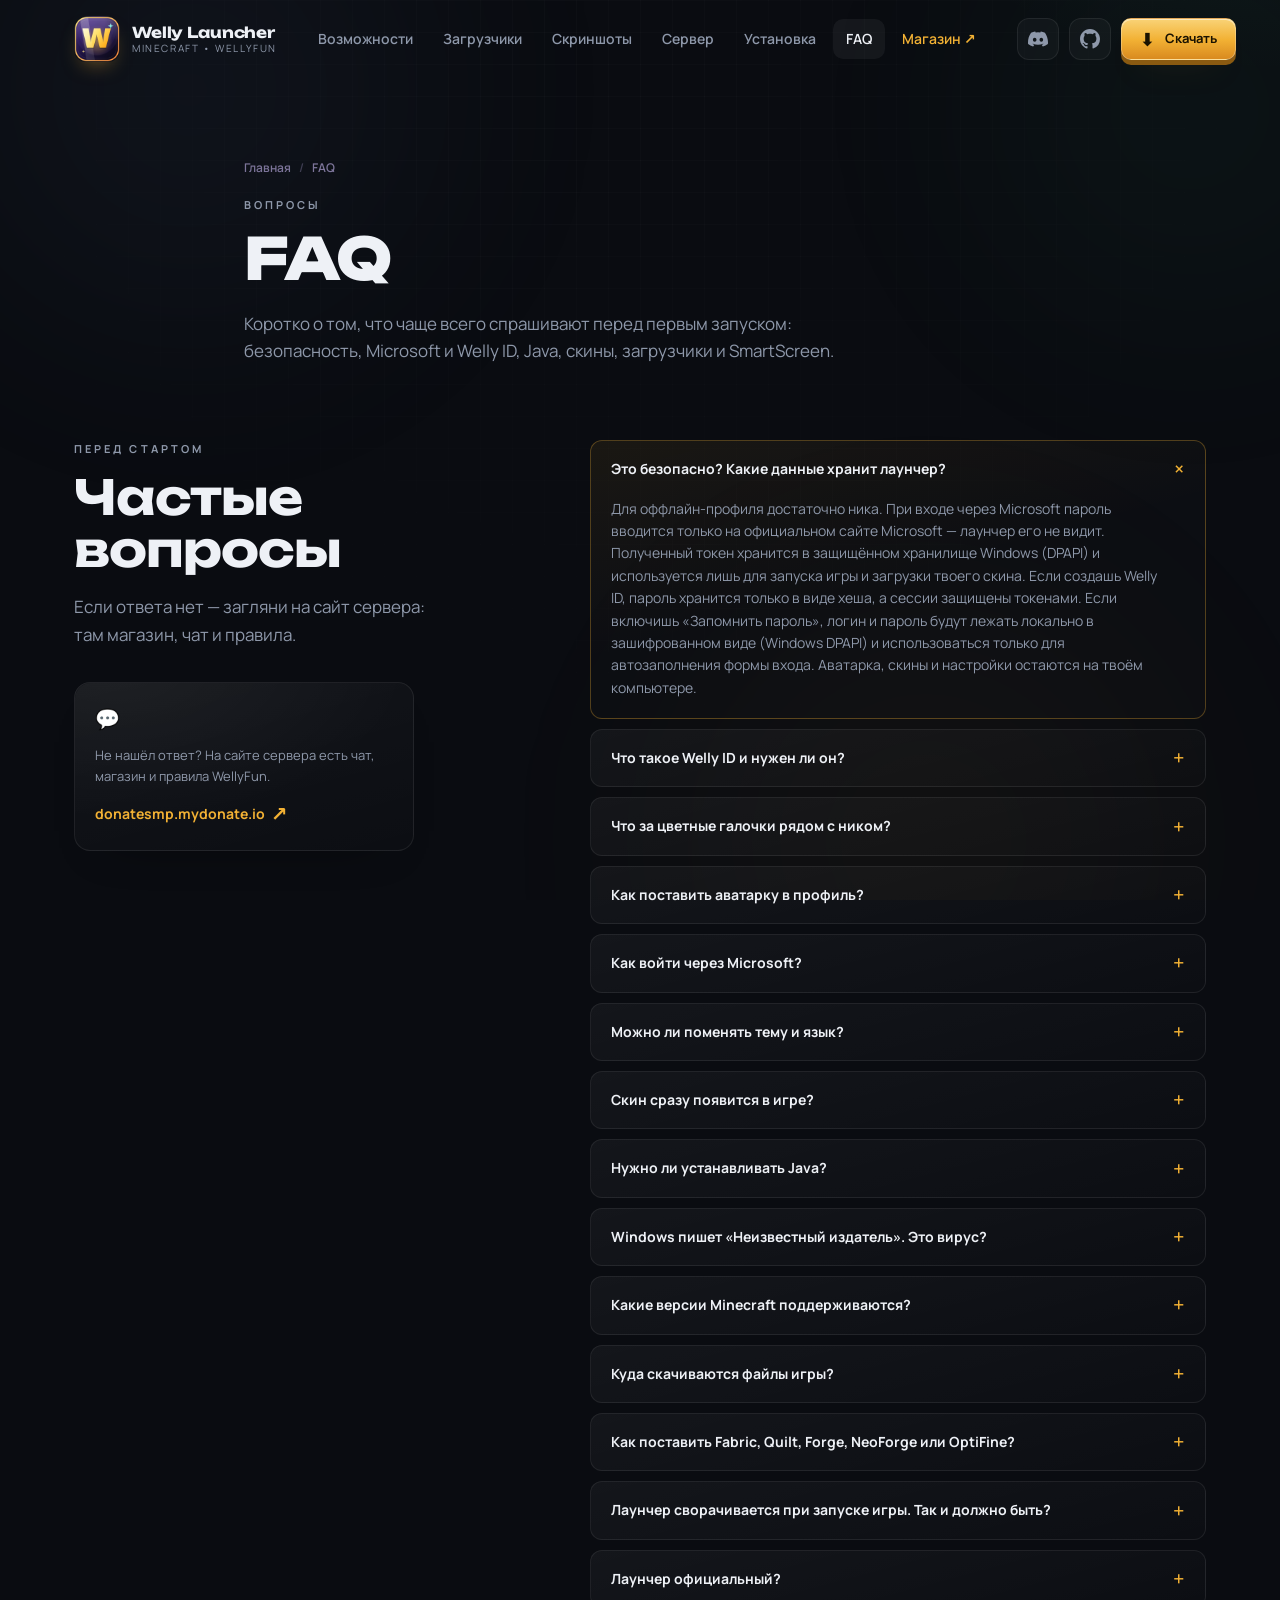
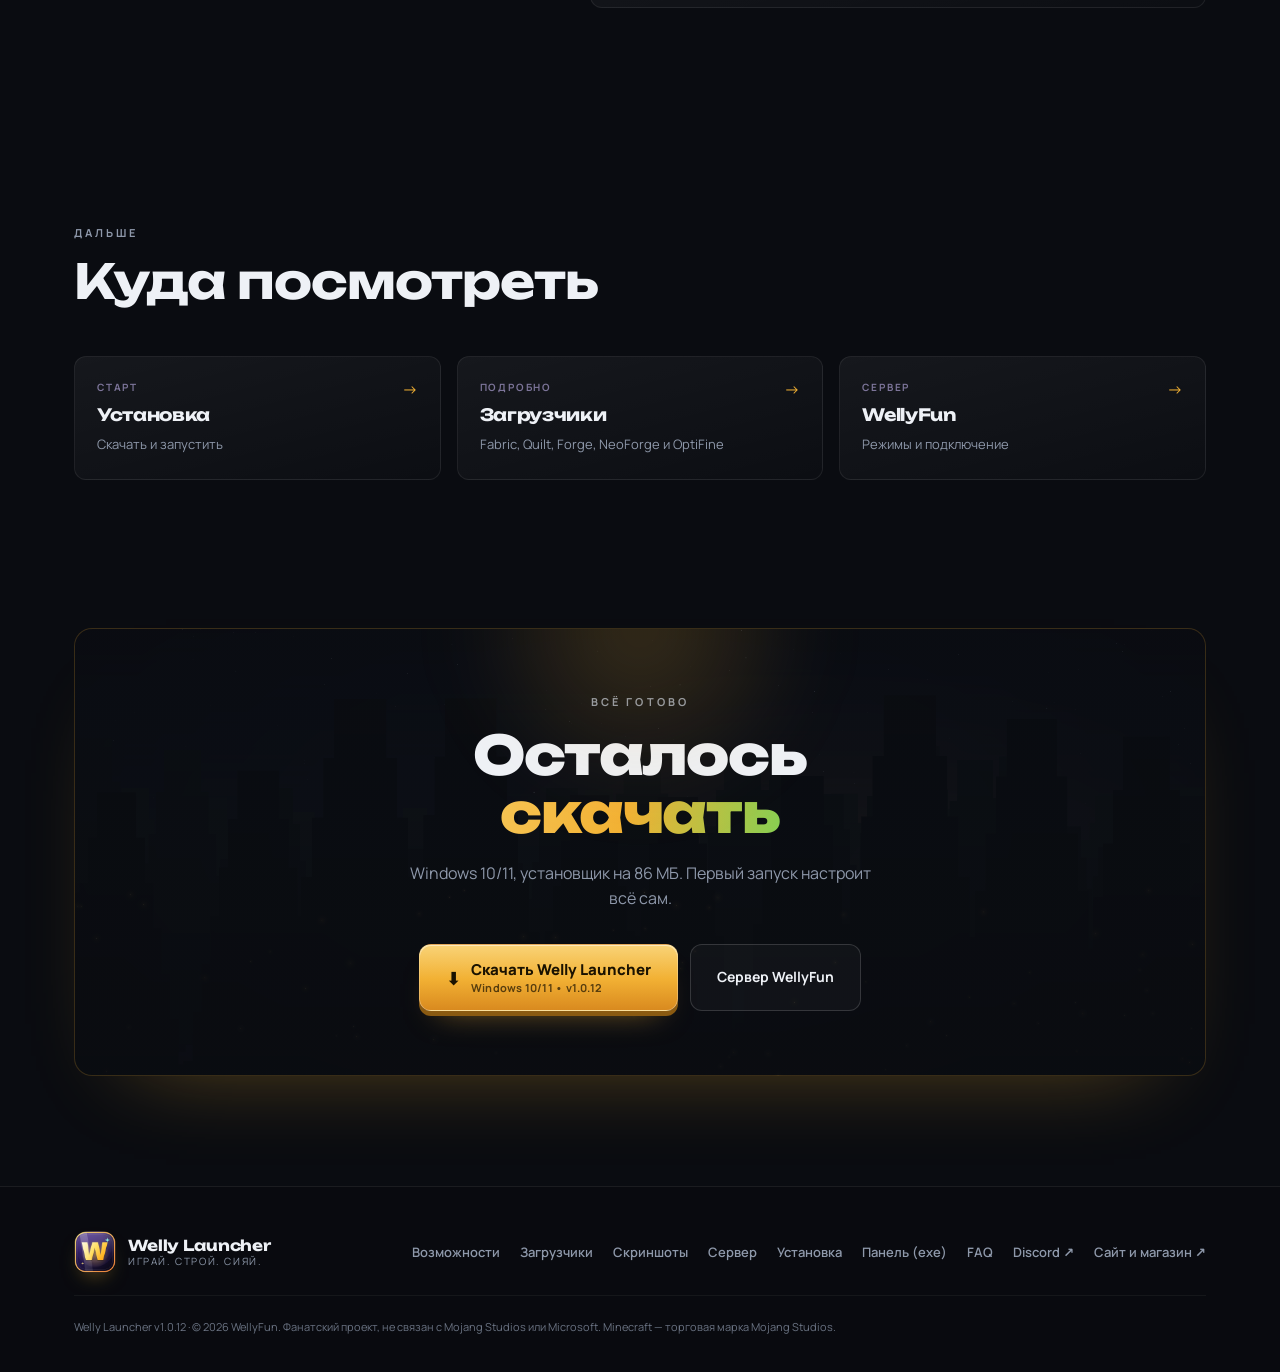
<file: faq.html>
<!doctype html>
<html lang="ru">
  <head>
    <meta charset="utf-8" />
    <meta name="viewport" content="width=device-width, initial-scale=1" />
    <title>FAQ — Welly Launcher 1.0.12: Microsoft, скины, Welly ID и SmartScreen</title>
    <meta
      name="description"
      content="Частые вопросы о Welly Launcher 1.0.12: безопасность, вход через Microsoft, Welly ID и аватарка профиля, Java, скины и косметика, SmartScreen, поддерживаемые версии Minecraft, Fabric/Forge/OptiFine и сворачивание лаунчера во время игры."
    />
    <meta name="theme-color" content="#08070f" />
    <meta name="color-scheme" content="dark" />
    <link rel="canonical" href="https://abibaokak.github.io/welly-launcher/faq.html" />

    <meta property="og:type" content="website" />
    <meta property="og:url" content="https://abibaokak.github.io/welly-launcher/faq.html" />
    <meta property="og:title" content="FAQ — Welly Launcher 1.0.12" />
    <meta
      property="og:description"
      content="Коротко о том, что чаще всего спрашивают перед первым запуском."
    />
    <meta property="og:image" content="https://abibaokak.github.io/welly-launcher/assets/screenshots/home.png" />
    <meta property="og:locale" content="ru_RU" />
    <meta name="twitter:card" content="summary_large_image" />

    <link rel="icon" href="assets/favicon.ico" sizes="any" />
    <link rel="icon" type="image/png" href="assets/logo.png" />
    <link rel="apple-touch-icon" href="assets/logo.png" />

    <link rel="preconnect" href="https://fonts.googleapis.com" />
    <link rel="preconnect" href="https://fonts.gstatic.com" crossorigin />
    <link
      href="https://fonts.googleapis.com/css2?family=Manrope:wght@400;500;600;700;800&family=Unbounded:wght@500;600;700;800&display=swap"
      rel="stylesheet"
    />

    <link rel="stylesheet" href="styles.css" />
  </head>
  <body>
    <a class="skip-link" href="#main">Перейти к содержимому</a>

    <div class="orbs" aria-hidden="true">
      <div class="orb orb--violet"></div>
      <div class="orb orb--cyan"></div>
      <div class="orb orb--gold"></div>
      <div class="grid-dots"></div>
    </div>

    <header class="site-header" id="top">
      <div class="container header__inner">
        <a class="brand" href="index.html" aria-label="Welly Launcher — на главную">
          <img class="brand__logo" src="assets/logo.png" alt="" width="46" height="46" />
          <span class="brand__text">
            <strong>Welly Launcher</strong>
            <small>Minecraft • WellyFun</small>
          </span>
        </a>

        <nav class="nav" id="nav" aria-label="Основная навигация">
          <a class="nav__link" href="features.html">Возможности</a>
          <a class="nav__link" href="loaders.html">Загрузчики</a>
          <a class="nav__link" href="screenshots.html">Скриншоты</a>
          <a class="nav__link" href="server.html">Сервер</a>
          <a class="nav__link" href="install.html">Установка</a>
          <a class="nav__link" href="faq.html">FAQ</a>
          <a
            class="nav__link nav__link--external"
            href="https://donatesmp.mydonate.io/"
            target="_blank"
            rel="noopener"
          >
            Магазин <span aria-hidden="true">↗</span>
          </a>
        </nav>

        <div class="header__actions">
          <a
            class="icon-link icon-link--discord"
            href="https://discord.gg/fJ5WTum4X"
            target="_blank"
            rel="noopener"
            aria-label="WellyFun в Discord"
            title="Discord WellyFun"
          >
            <svg viewBox="0 0 24 24" width="20" height="20" aria-hidden="true">
              <path
                fill="currentColor"
                d="M20.317 4.37a19.79 19.79 0 0 0-4.885-1.515.074.074 0 0 0-.079.037c-.21.375-.444.865-.608 1.25a18.27 18.27 0 0 0-5.487 0 12.64 12.64 0 0 0-.617-1.25.077.077 0 0 0-.079-.037A19.736 19.736 0 0 0 3.677 4.37a.07.07 0 0 0-.032.027C.533 9.046-.32 13.58.1 18.058a.082.082 0 0 0 .031.056 19.9 19.9 0 0 0 5.993 3.03.078.078 0 0 0 .084-.028 14.09 14.09 0 0 0 1.226-1.994.076.076 0 0 0-.041-.106 13.1 13.1 0 0 1-1.872-.892.077.077 0 0 1-.008-.128c.126-.094.252-.192.372-.291a.074.074 0 0 1 .077-.011c3.928 1.793 8.18 1.793 12.062 0a.074.074 0 0 1 .078.01c.12.098.246.197.373.292a.077.077 0 0 1-.006.127 12.3 12.3 0 0 1-1.873.892.077.077 0 0 0-.041.107c.36.698.772 1.362 1.225 1.993a.076.076 0 0 0 .084.028 19.84 19.84 0 0 0 6.002-3.03.077.077 0 0 0 .032-.054c.5-5.177-.838-9.674-3.549-13.66a.061.061 0 0 0-.031-.03zM8.02 15.33c-1.183 0-2.157-1.085-2.157-2.419 0-1.333.956-2.419 2.157-2.419 1.21 0 2.176 1.096 2.157 2.42 0 1.333-.956 2.418-2.157 2.418zm7.975 0c-1.183 0-2.157-1.085-2.157-2.419 0-1.333.955-2.419 2.157-2.419 1.21 0 2.176 1.096 2.157 2.42 0 1.333-.946 2.418-2.157 2.418z"
              />
            </svg>
          </a>
          <a
            class="icon-link"
            data-github
            href="https://github.com"
            target="_blank"
            rel="noopener"
            aria-label="Welly Launcher на GitHub"
          >
            <svg viewBox="0 0 16 16" width="20" height="20" aria-hidden="true">
              <path
                fill="currentColor"
                d="M8 0C3.58 0 0 3.58 0 8c0 3.54 2.29 6.53 5.47 7.59.4.07.55-.17.55-.38 0-.19-.01-.82-.01-1.49-2.01.37-2.53-.49-2.69-.94-.09-.23-.48-.94-.82-1.13-.28-.15-.68-.52-.01-.53.63-.01 1.08.58 1.23.82.72 1.21 1.87.87 2.33.66.07-.52.28-.87.51-1.07-1.78-.2-3.64-.89-3.64-3.95 0-.87.31-1.59.82-2.15-.08-.2-.36-1.02.08-2.12 0 0 .67-.21 2.2.82.64-.18 1.32-.27 2-.27.68 0 1.36.09 2 .27 1.53-1.04 2.2-.82 2.2-.82.44 1.1.16 1.92.08 2.12.51.56.82 1.27.82 2.15 0 3.07-1.87 3.75-3.65 3.95.29.25.54.73.54 1.48 0 1.07-.01 1.93-.01 2.2 0 .21.15.46.55.38A8.01 8.01 0 0 0 16 8c0-4.42-3.58-8-8-8Z"
              />
            </svg>
          </a>
          <a class="btn btn--gold btn--sm" data-download href="install.html">
            <span class="btn__icon" aria-hidden="true">⬇</span>
            Скачать
          </a>
          <button class="burger" id="burger" aria-label="Меню" aria-expanded="false" aria-controls="nav">
            <span></span><span></span><span></span>
          </button>
        </div>
      </div>
    </header>

    <main id="main">
      <section class="page-hero">
        <div class="container page-hero__inner">
          <nav class="crumbs" aria-label="Хлебные крошки">
            <a href="index.html">Главная</a>
            <span aria-hidden="true">/</span>
            <span>FAQ</span>
          </nav>
          <p class="eyebrow">Вопросы</p>
          <h1 class="page-hero__title">FAQ</h1>
          <p class="page-hero__lead">
            Коротко о том, что чаще всего спрашивают перед первым запуском:
            безопасность, Microsoft и Welly ID, Java, скины, загрузчики и SmartScreen.
          </p>
        </div>
      </section>

      <section class="section section--after-hero">
        <div class="container faq">
          <div class="faq__intro reveal">
            <p class="eyebrow">Перед стартом</p>
            <h2 class="section__title">Частые вопросы</h2>
            <p class="section__lead">
              Если ответа нет — загляни на сайт сервера: там магазин, чат и правила.
            </p>
            <div class="faq__help card">
              <span aria-hidden="true">💬</span>
              <p>Не нашёл ответ? На сайте сервера есть чат, магазин и правила WellyFun.</p>
              <a class="link-arrow" href="https://donatesmp.mydonate.io/" target="_blank" rel="noopener">
                donatesmp.mydonate.io <span aria-hidden="true">↗</span>
              </a>
            </div>
          </div>

          <div class="faq__list">
            <details class="faq__item reveal" open>
              <summary>Это безопасно? Какие данные хранит лаунчер?</summary>
              <div class="faq__body">
                Для оффлайн-профиля достаточно ника. При входе через Microsoft пароль
                вводится только на официальном сайте Microsoft — лаунчер его не видит.
                Полученный токен хранится в защищённом хранилище Windows (DPAPI) и
                используется лишь для запуска игры и загрузки твоего скина. Если создашь
                Welly ID, пароль хранится только в виде хеша, а сессии защищены
                токенами. Если включишь «Запомнить пароль», логин и пароль будут лежать
                локально в зашифрованном виде (Windows DPAPI) и использоваться только для
                автозаполнения формы входа. Аватарка, скины и настройки остаются на твоём
                компьютере.
              </div>
            </details>

            <details class="faq__item reveal">
              <summary>Что такое Welly ID и нужен ли он?</summary>
              <div class="faq__body">
                Welly ID — отдельный аккаунт лаунчера, не связанный с Microsoft. Он нужен
                для профиля с аватаркой, никнеймом и восстановления пароля. Сервер аккаунтов
                встроен в лаунчер и работает локально, поэтому Welly ID создаётся и работает
                сразу после установки — ничего разворачивать не нужно. Email необязателен:
                после регистрации профиль открывается автоматически, а пароль можно
                сгенерировать одной кнопкой или сохранить для автозаполнения — он хранится
                в защищённом хранилище Windows (DPAPI).
                Welly ID не выдаёт лицензию Minecraft и не подходит для серверов с
                <code>online-mode=true</code>. Лицензионный вход доступен отдельно —
                через Microsoft, на странице аккаунта.
              </div>
            </details>

            <details class="faq__item reveal">
              <summary>Что за цветные галочки рядом с ником?</summary>
              <div class="faq__body">
                Это роли Welly ID: фиолетовая — владелец, золотая — разработчик,
                голубая — помощник. Владельцем становится первый зарегистрированный
                аккаунт, и только он может выдавать роли остальным на странице «Аккаунт».
                Галочка видна рядом с ником в профиле, на главной и в меню лаунчера.
                Роли хранятся на сервере аккаунтов: со встроенным локальным сервером они
                действуют на этом компьютере, а при подключении к общему серверу аккаунтов
                видны всем его пользователям.
              </div>
            </details>

            <details class="faq__item reveal">
              <summary>Как поставить аватарку в профиль?</summary>
              <div class="faq__body">
                Войди в Welly ID на странице «Аккаунт» и нажми «Сменить аву» под
                квадратом с буквой. Подойдёт PNG, JPG или WebP — лаунчер сам обрежет
                картинку в квадрат 256×256. Аватарка появится в профиле, на главной
                и в меню лаунчера; убрать её можно там же одной кнопкой.
              </div>
            </details>

            <details class="faq__item reveal">
              <summary>Как войти через Microsoft?</summary>
              <div class="faq__body">
                Открой страницу «Аккаунт» и нажми «Войти через Microsoft». Лаунчер откроет
                настоящее окно входа Microsoft: введи там почту и пароль и подтверди
                разрешение. Пароль остаётся у Microsoft — лаунчер его не видит. После
                этого лаунчер получит официальный ник, UUID и скин, а для серверов с
                <code>online-mode=true</code> игра запустится с лицензионным токеном.
                Отключить аккаунт можно там же одной кнопкой.
              </div>
            </details>

            <details class="faq__item reveal">
              <summary>Можно ли поменять тему и язык?</summary>
              <div class="faq__body">
                Да. В настройках доступны тёмная, светлая и системная темы, а также русский
                и английский языки. Переключение применяется сразу, без перезапуска,
                и сохраняется между запусками.
              </div>
            </details>

            <details class="faq__item reveal">
              <summary>Скин сразу появится в игре?</summary>
              <div class="faq__body">
                В одиночной игре и на серверах с <code>online-mode=false</code> — да.
                Сервер без проверки ника не передаёт текстурные данные, поэтому лаунчер
                сам ставит <strong>CustomSkinLoader</strong> для Fabric, Quilt, Forge и
                NeoForge и кладёт твой скин в локальную папку по нику. На серверах с
                <code>online-mode=true</code> скин берётся из лицензионного аккаунта
                Microsoft. После установки мода игру нужно один раз перезапустить.
              </div>
            </details>

            <details class="faq__item reveal">
              <summary>Нужно ли устанавливать Java?</summary>
              <div class="faq__body">
                Нет. Лаунчер сам подберёт и скачает подходящую Java 8–25 для выбранной
                версии Minecraft. Уже установленная Java тоже подойдёт, если она совместима.
              </div>
            </details>

            <details class="faq__item reveal">
              <summary>Windows пишет «Неизвестный издатель». Это вирус?</summary>
              <div class="faq__body">
                Нет. У файла нет платной цифровой подписи, поэтому SmartScreen показывает
                предупреждение. Нажми «Подробнее» → «Выполнить в любом случае». Скачивай
                лаунчер только со страницы релизов этого сайта.
              </div>
            </details>

            <details class="faq__item reveal">
              <summary>Какие версии Minecraft поддерживаются?</summary>
              <div class="faq__body">
                От Alpha до 26.3 — всего 923 версий, включая популярные 1.8.9, 1.12.2,
                1.16.5, 1.20.1, 1.21.11 и 26.3. Сервер принимает подключения с 1.7.2 по 26.2.
              </div>
            </details>

            <details class="faq__item reveal">
              <summary>Куда скачиваются файлы игры?</summary>
              <div class="faq__body">
                В папку лаунчера. Путь и объём можно посмотреть в настройках. Клиент,
                библиотеки и ассеты скачиваются один раз и переиспользуются для всех версий.
              </div>
            </details>

            <details class="faq__item reveal">
              <summary>Как поставить Fabric, Quilt, Forge, NeoForge или OptiFine?</summary>
              <div class="faq__body">
                Выбери версию Minecraft на странице «Версии» — внизу появится панель
                загрузчиков. Выбери сборку и нажми «Установить». Лаунчер скачает официальные
                файлы и соберёт отдельную версию, не трогая ванильную. Подробнее — на странице
                <a class="link-inline" href="loaders.html">«Загрузчики»</a>.
              </div>
            </details>

            <details class="faq__item reveal">
              <summary>Лаунчер сворачивается при запуске игры. Так и должно быть?</summary>
              <div class="faq__body">
                Да, это новая функция 1.0: перед запуском Minecraft окно сворачивается
                в панель задач и возвращается, когда игра закрывается. Крестик во время игры
                не выключает игру. Поведение можно отключить в настройках.
              </div>
            </details>

            <details class="faq__item reveal">
              <summary>Лаунчер официальный?</summary>
              <div class="faq__body">
                Это фанатский проект для сервера WellyFun. Он не связан с Mojang Studios
                или Microsoft. Minecraft — торговая марка Mojang Studios.
              </div>
            </details>
          </div>
        </div>
      </section>

      <section class="section">
        <div class="container">
          <div class="section__head reveal">
            <p class="eyebrow">Дальше</p>
            <h2 class="section__title">Куда посмотреть</h2>
          </div>
          <div class="next-links">
            <a class="next-link reveal" href="install.html">
              <span>Старт</span>
              <strong>Установка</strong>
              <em>Скачать и запустить</em>
            </a>
            <a class="next-link reveal" href="loaders.html">
              <span>Подробно</span>
              <strong>Загрузчики</strong>
              <em>Fabric, Quilt, Forge, NeoForge и OptiFine</em>
            </a>
            <a class="next-link reveal" href="server.html">
              <span>Сервер</span>
              <strong>WellyFun</strong>
              <em>Режимы и подключение</em>
            </a>
          </div>
        </div>
      </section>

      <section class="cta">
        <div class="container">
          <div class="cta__panel reveal">
            <div class="cta__glow" aria-hidden="true"></div>
            <p class="eyebrow">Всё готово</p>
            <h2 class="cta__title">Осталось<br /><span class="gradient-text">скачать</span></h2>
            <p class="cta__lead">Windows 10/11, установщик на 86 МБ. Первый запуск настроит всё сам.</p>
            <div class="cta__actions">
              <a class="btn btn--gold btn--lg" data-download href="install.html">
                <span class="btn__icon" aria-hidden="true">⬇</span>
                <span class="btn__stack">
                  <strong>Скачать Welly Launcher</strong>
                  <small>Windows 10/11 • v1.0.12</small>
                </span>
              </a>
              <a class="btn btn--ghost btn--lg" href="server.html">Сервер WellyFun</a>
            </div>
          </div>
        </div>
      </section>
    </main>

    <footer class="site-footer">
      <div class="container footer__inner">
        <div class="brand brand--footer">
          <img class="brand__logo" src="assets/logo.png" alt="" width="42" height="42" loading="lazy" />
          <span class="brand__text">
            <strong>Welly Launcher</strong>
            <small>Играй. Строй. Сияй.</small>
          </span>
        </div>

        <nav class="footer__links" aria-label="Ссылки в подвале">
          <a href="features.html">Возможности</a>
          <a href="loaders.html">Загрузчики</a>
          <a href="screenshots.html">Скриншоты</a>
          <a href="server.html">Сервер</a>
          <a href="install.html">Установка</a>
          <a href="admin/">Панель (exe)</a>
          <a href="faq.html">FAQ</a>
          <a href="https://discord.gg/fJ5WTum4X" target="_blank" rel="noopener">Discord ↗</a>
          <a href="https://donatesmp.mydonate.io/" target="_blank" rel="noopener">Сайт и магазин ↗</a>
        </nav>

        <p class="footer__legal">
          Welly Launcher v1.0.12 · © <span id="year">2026</span> WellyFun. Фанатский проект,
          не связан с Mojang Studios или Microsoft. Minecraft — торговая марка Mojang Studios.
        </p>
      </div>
    </footer>

    <div class="toast" id="toast" role="status" aria-live="polite"></div>

    <script src="script.js" defer></script>
  </body>
</html>
</file>
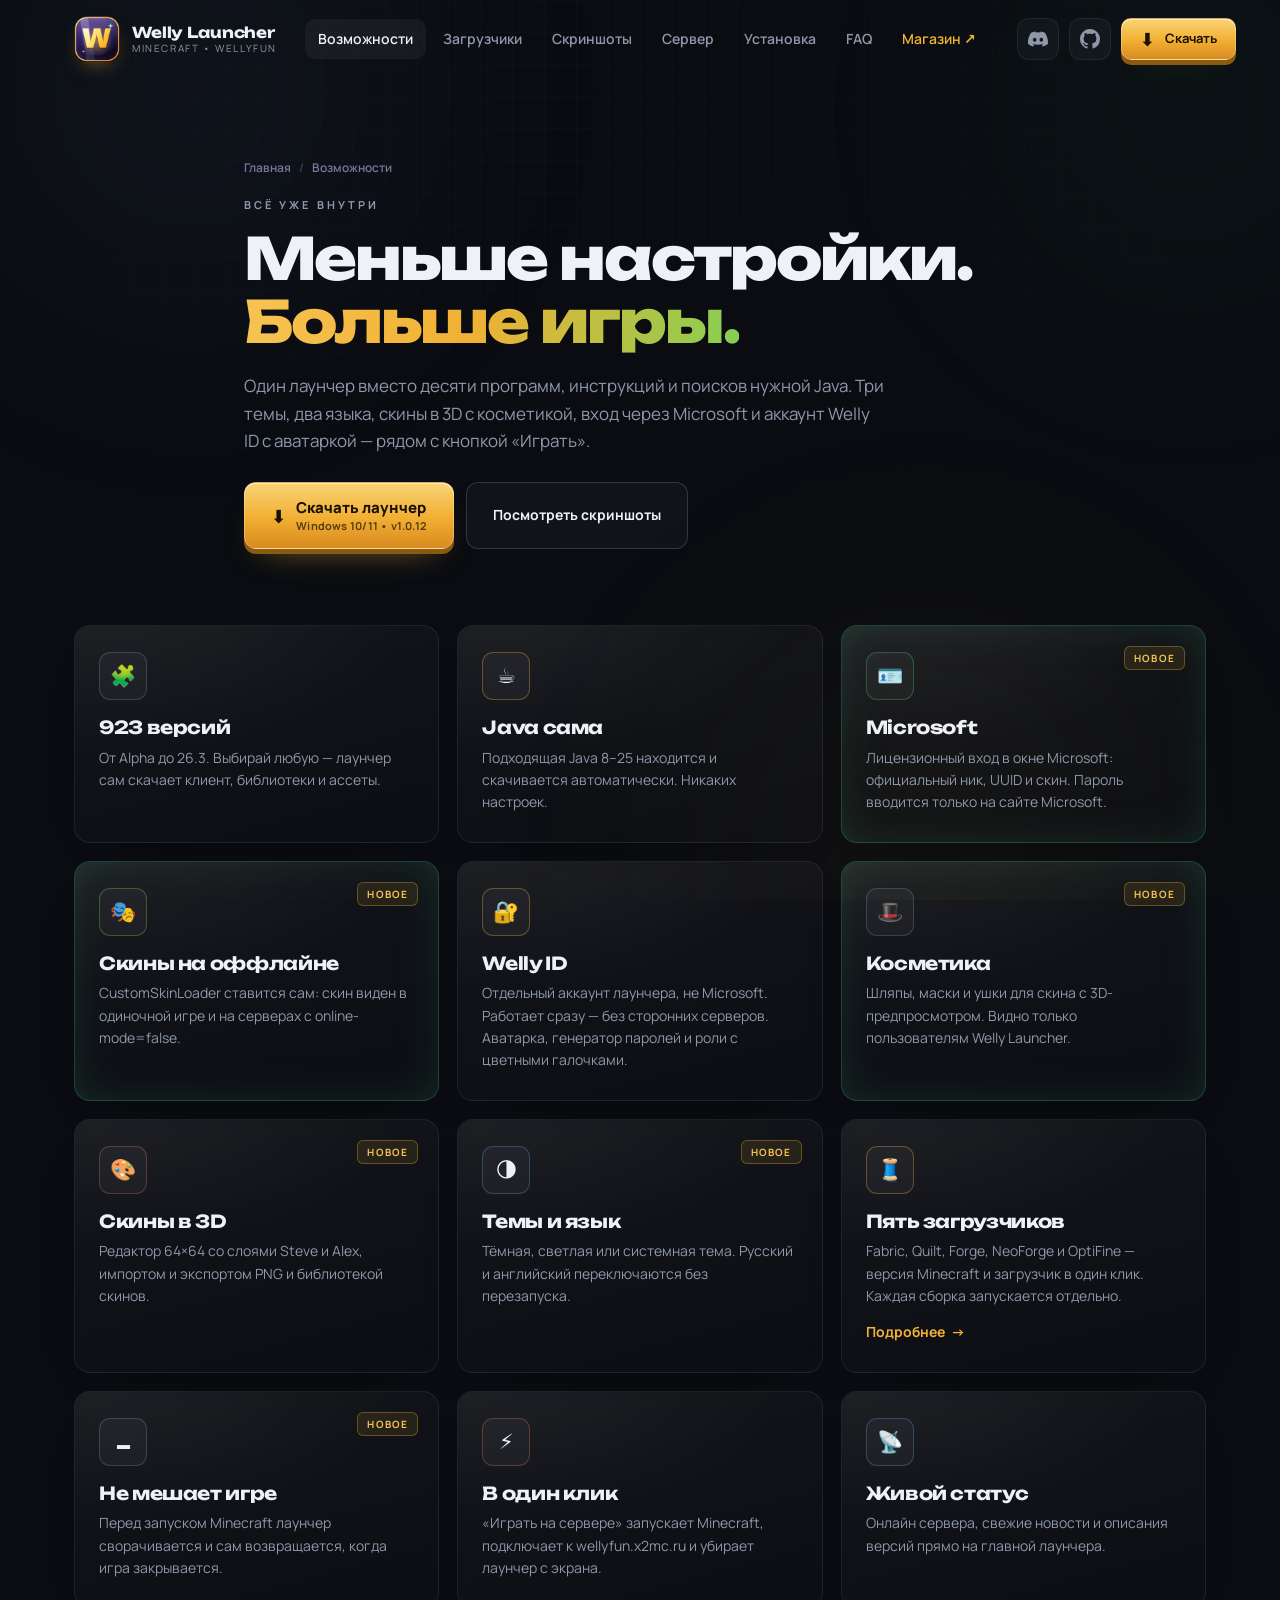
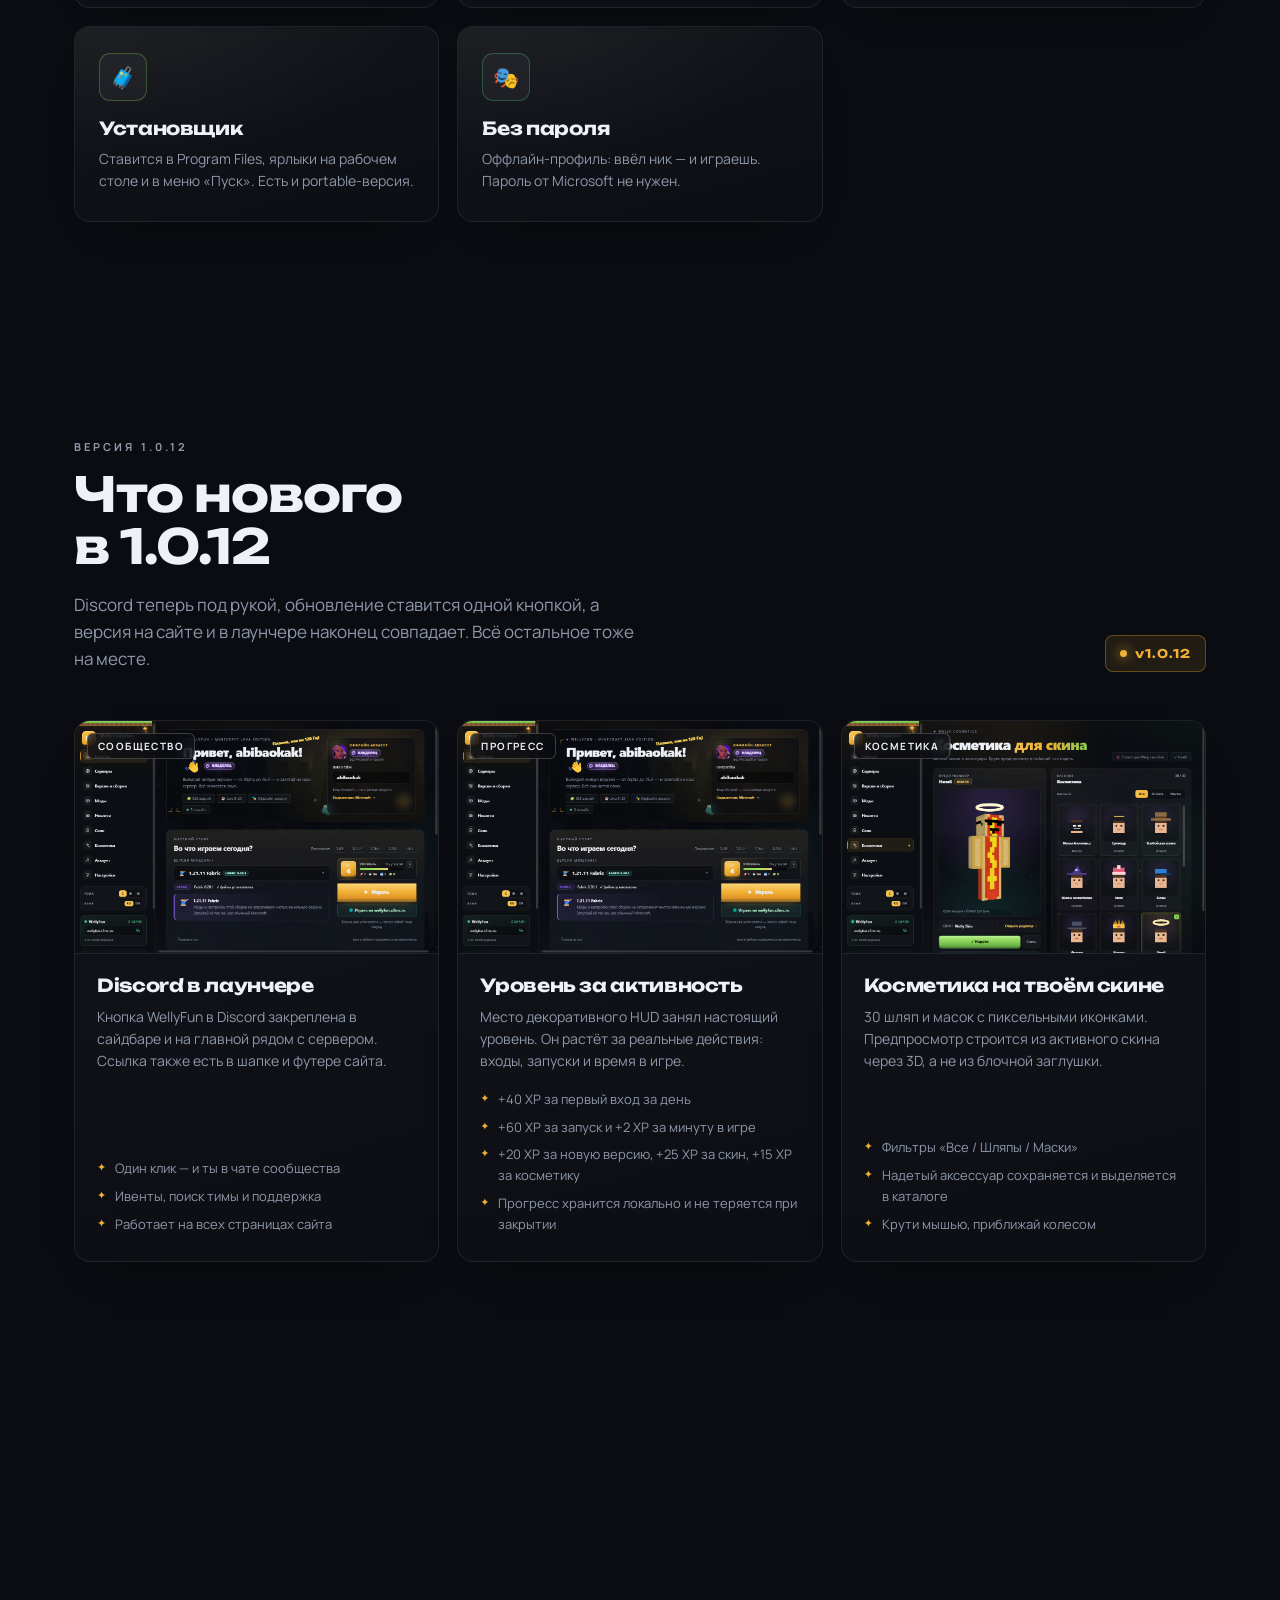
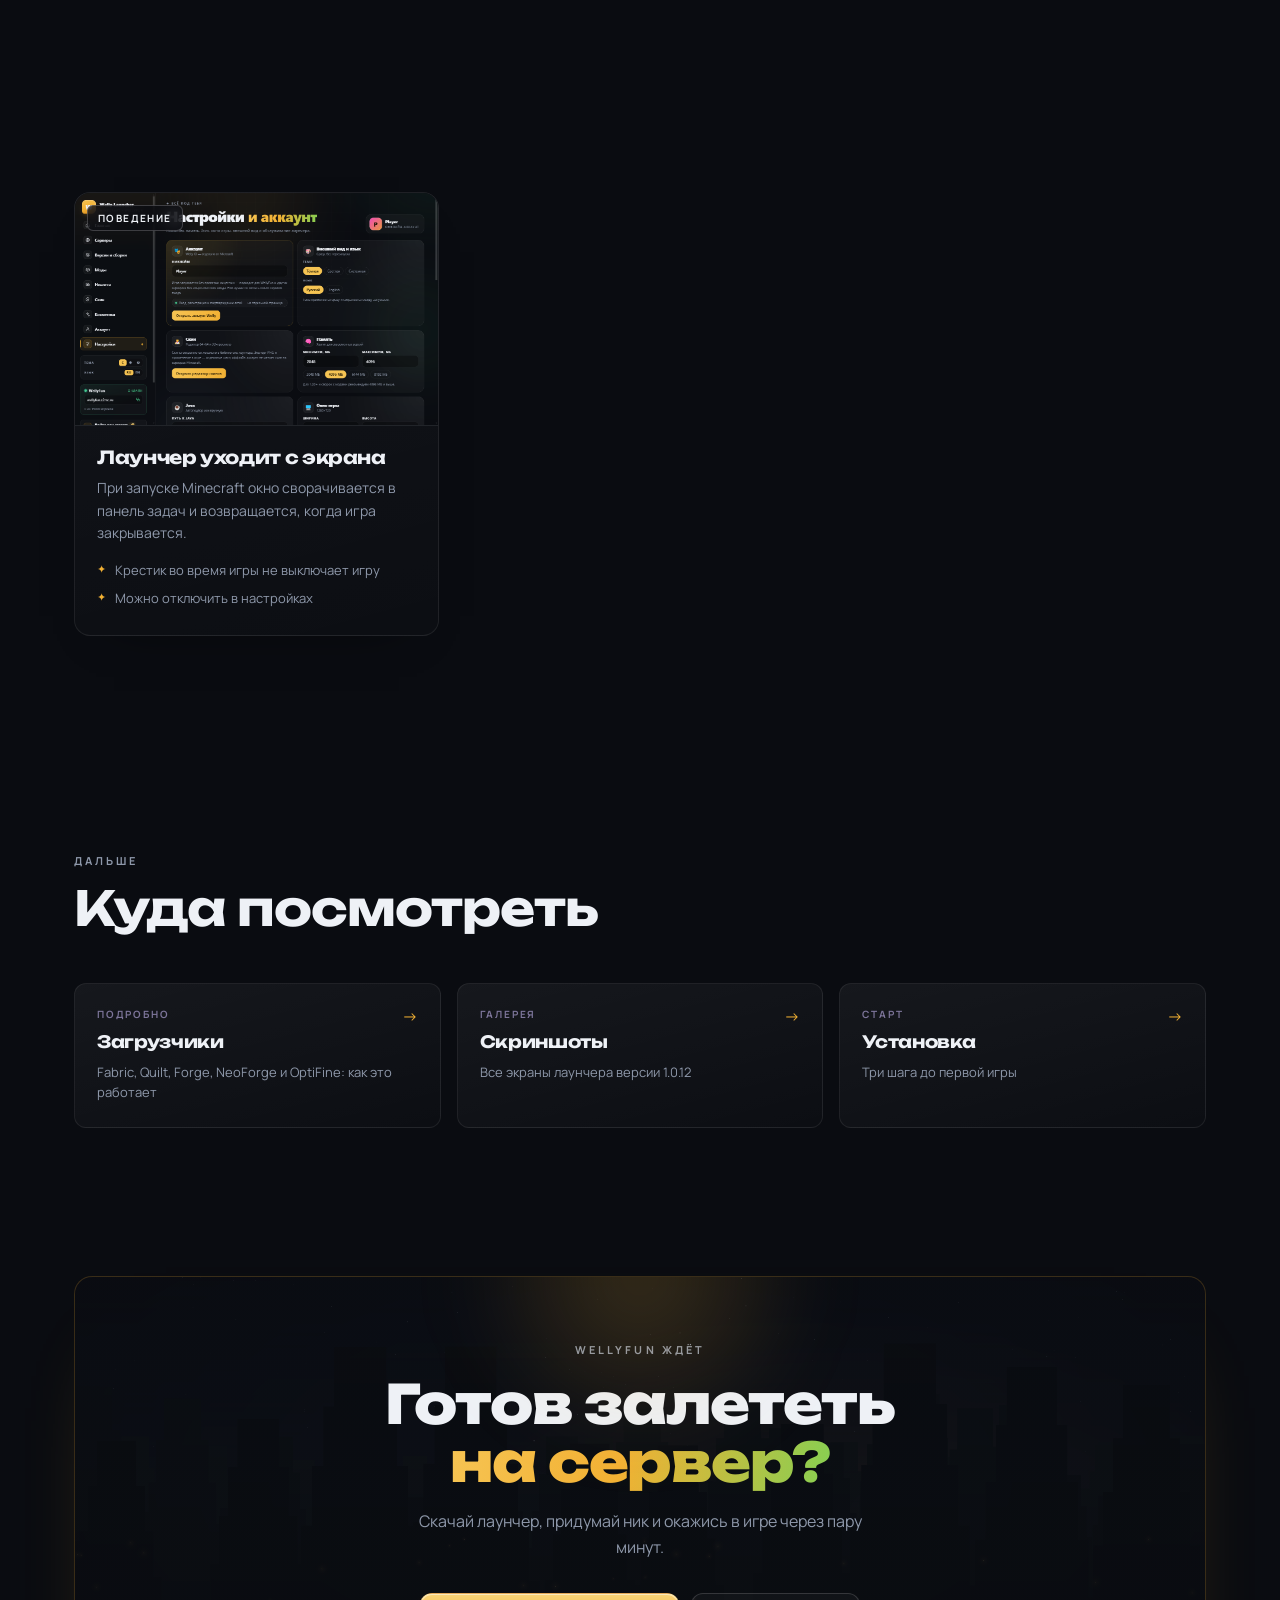
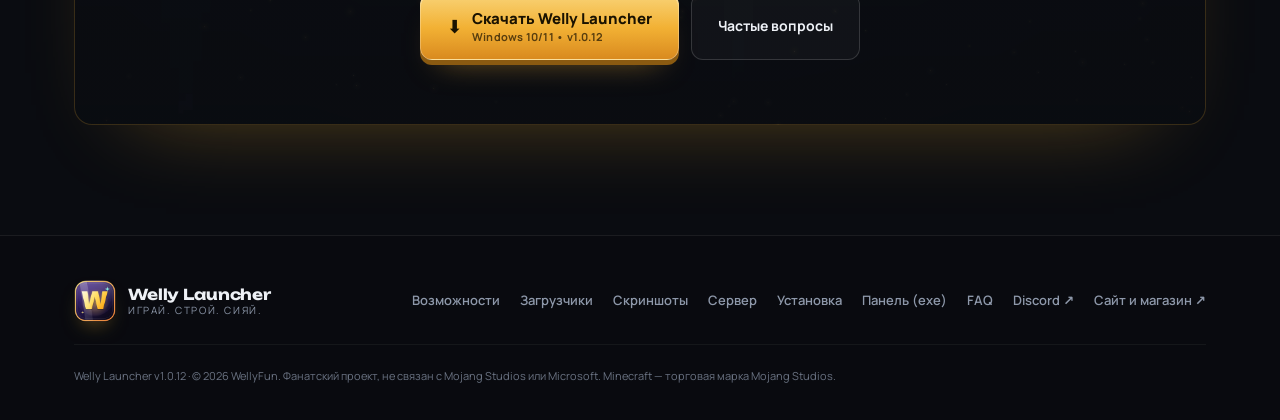
<file: features.html>
<!doctype html>
<html lang="ru">
  <head>
    <meta charset="utf-8" />
    <meta name="viewport" content="width=device-width, initial-scale=1" />
    <title>Возможности Welly Launcher 1.0.12 — версии, Java, темы, скины</title>
    <meta
      name="description"
      content="Что умеет Welly Launcher 1.0.12: 923 версий Minecraft, автоматическая Java 8–25, Fabric/Forge/OptiFine, вход через Microsoft, аккаунты Welly ID с аватарками, уровень за активность, косметика на реальном скине, скины на серверах с online-mode=false, три темы, RU/EN, 3D-редактор скинов, установщик с ярлыками и живой статус сервера."
    />
    <meta name="theme-color" content="#08070f" />
    <meta name="color-scheme" content="dark" />
    <link rel="canonical" href="https://abibaokak.github.io/welly-launcher/features.html" />

    <meta property="og:type" content="website" />
    <meta property="og:url" content="https://abibaokak.github.io/welly-launcher/features.html" />
    <meta property="og:title" content="Возможности Welly Launcher 1.0.12" />
    <meta
      property="og:description"
      content="923 версий, авто-Java, Fabric/Forge/OptiFine, вход через Microsoft, скины на оффлайн-серверах, уровень за активность, косметика на реальном скине, темы, RU/EN, 3D-редактор скинов и Welly ID."
    />
    <meta property="og:image" content="https://abibaokak.github.io/welly-launcher/assets/screenshots/home.png" />
    <meta property="og:locale" content="ru_RU" />
    <meta name="twitter:card" content="summary_large_image" />

    <link rel="icon" href="assets/favicon.ico" sizes="any" />
    <link rel="icon" type="image/png" href="assets/logo.png" />
    <link rel="apple-touch-icon" href="assets/logo.png" />

    <link rel="preconnect" href="https://fonts.googleapis.com" />
    <link rel="preconnect" href="https://fonts.gstatic.com" crossorigin />
    <link
      href="https://fonts.googleapis.com/css2?family=Manrope:wght@400;500;600;700;800&family=Unbounded:wght@500;600;700;800&display=swap"
      rel="stylesheet"
    />

    <link rel="stylesheet" href="styles.css" />
  </head>
  <body>
    <a class="skip-link" href="#main">Перейти к содержимому</a>

    <div class="orbs" aria-hidden="true">
      <div class="orb orb--violet"></div>
      <div class="orb orb--cyan"></div>
      <div class="orb orb--gold"></div>
      <div class="grid-dots"></div>
    </div>

    <header class="site-header" id="top">
      <div class="container header__inner">
        <a class="brand" href="index.html" aria-label="Welly Launcher — на главную">
          <img class="brand__logo" src="assets/logo.png" alt="" width="46" height="46" />
          <span class="brand__text">
            <strong>Welly Launcher</strong>
            <small>Minecraft • WellyFun</small>
          </span>
        </a>

        <nav class="nav" id="nav" aria-label="Основная навигация">
          <a class="nav__link" href="features.html">Возможности</a>
          <a class="nav__link" href="loaders.html">Загрузчики</a>
          <a class="nav__link" href="screenshots.html">Скриншоты</a>
          <a class="nav__link" href="server.html">Сервер</a>
          <a class="nav__link" href="install.html">Установка</a>
          <a class="nav__link" href="faq.html">FAQ</a>
          <a
            class="nav__link nav__link--external"
            href="https://donatesmp.mydonate.io/"
            target="_blank"
            rel="noopener"
          >
            Магазин <span aria-hidden="true">↗</span>
          </a>
        </nav>

        <div class="header__actions">
          <a
            class="icon-link icon-link--discord"
            href="https://discord.gg/fJ5WTum4X"
            target="_blank"
            rel="noopener"
            aria-label="WellyFun в Discord"
            title="Discord WellyFun"
          >
            <svg viewBox="0 0 24 24" width="20" height="20" aria-hidden="true">
              <path
                fill="currentColor"
                d="M20.317 4.37a19.79 19.79 0 0 0-4.885-1.515.074.074 0 0 0-.079.037c-.21.375-.444.865-.608 1.25a18.27 18.27 0 0 0-5.487 0 12.64 12.64 0 0 0-.617-1.25.077.077 0 0 0-.079-.037A19.736 19.736 0 0 0 3.677 4.37a.07.07 0 0 0-.032.027C.533 9.046-.32 13.58.1 18.058a.082.082 0 0 0 .031.056 19.9 19.9 0 0 0 5.993 3.03.078.078 0 0 0 .084-.028 14.09 14.09 0 0 0 1.226-1.994.076.076 0 0 0-.041-.106 13.1 13.1 0 0 1-1.872-.892.077.077 0 0 1-.008-.128c.126-.094.252-.192.372-.291a.074.074 0 0 1 .077-.011c3.928 1.793 8.18 1.793 12.062 0a.074.074 0 0 1 .078.01c.12.098.246.197.373.292a.077.077 0 0 1-.006.127 12.3 12.3 0 0 1-1.873.892.077.077 0 0 0-.041.107c.36.698.772 1.362 1.225 1.993a.076.076 0 0 0 .084.028 19.84 19.84 0 0 0 6.002-3.03.077.077 0 0 0 .032-.054c.5-5.177-.838-9.674-3.549-13.66a.061.061 0 0 0-.031-.03zM8.02 15.33c-1.183 0-2.157-1.085-2.157-2.419 0-1.333.956-2.419 2.157-2.419 1.21 0 2.176 1.096 2.157 2.42 0 1.333-.956 2.418-2.157 2.418zm7.975 0c-1.183 0-2.157-1.085-2.157-2.419 0-1.333.955-2.419 2.157-2.419 1.21 0 2.176 1.096 2.157 2.42 0 1.333-.946 2.418-2.157 2.418z"
              />
            </svg>
          </a>
          <a
            class="icon-link"
            data-github
            href="https://github.com"
            target="_blank"
            rel="noopener"
            aria-label="Welly Launcher на GitHub"
          >
            <svg viewBox="0 0 16 16" width="20" height="20" aria-hidden="true">
              <path
                fill="currentColor"
                d="M8 0C3.58 0 0 3.58 0 8c0 3.54 2.29 6.53 5.47 7.59.4.07.55-.17.55-.38 0-.19-.01-.82-.01-1.49-2.01.37-2.53-.49-2.69-.94-.09-.23-.48-.94-.82-1.13-.28-.15-.68-.52-.01-.53.63-.01 1.08.58 1.23.82.72 1.21 1.87.87 2.33.66.07-.52.28-.87.51-1.07-1.78-.2-3.64-.89-3.64-3.95 0-.87.31-1.59.82-2.15-.08-.2-.36-1.02.08-2.12 0 0 .67-.21 2.2.82.64-.18 1.32-.27 2-.27.68 0 1.36.09 2 .27 1.53-1.04 2.2-.82 2.2-.82.44 1.1.16 1.92.08 2.12.51.56.82 1.27.82 2.15 0 3.07-1.87 3.75-3.65 3.95.29.25.54.73.54 1.48 0 1.07-.01 1.93-.01 2.2 0 .21.15.46.55.38A8.01 8.01 0 0 0 16 8c0-4.42-3.58-8-8-8Z"
              />
            </svg>
          </a>
          <a class="btn btn--gold btn--sm" data-download href="install.html">
            <span class="btn__icon" aria-hidden="true">⬇</span>
            Скачать
          </a>
          <button class="burger" id="burger" aria-label="Меню" aria-expanded="false" aria-controls="nav">
            <span></span><span></span><span></span>
          </button>
        </div>
      </div>
    </header>

    <main id="main">
      <section class="page-hero">
        <div class="container page-hero__inner">
          <nav class="crumbs" aria-label="Хлебные крошки">
            <a href="index.html">Главная</a>
            <span aria-hidden="true">/</span>
            <span>Возможности</span>
          </nav>
          <p class="eyebrow">Всё уже внутри</p>
          <h1 class="page-hero__title">Меньше настройки.<br /><span class="gradient-text">Больше игры.</span></h1>
          <p class="page-hero__lead">
            Один лаунчер вместо десяти программ, инструкций и поисков нужной Java.
            Три темы, два языка, скины в 3D с косметикой, вход через Microsoft
            и аккаунт Welly ID с аватаркой — рядом с кнопкой «Играть».
          </p>
          <div class="page-hero__actions">
            <a class="btn btn--gold btn--lg" data-download href="install.html">
              <span class="btn__icon" aria-hidden="true">⬇</span>
              <span class="btn__stack">
                <strong>Скачать лаунчер</strong>
                <small>Windows 10/11 • v1.0.12</small>
              </span>
            </a>
            <a class="btn btn--ghost btn--lg" href="screenshots.html">Посмотреть скриншоты</a>
          </div>
        </div>
      </section>

      <section class="section section--after-hero">
        <div class="container">
          <div class="features">
            <article class="card feature reveal">
              <span class="feature__icon feature__icon--violet" aria-hidden="true">🧩</span>
              <h3>923 версий</h3>
              <p>От Alpha до 26.3. Выбирай любую — лаунчер сам скачает клиент, библиотеки и ассеты.</p>
            </article>

            <article class="card feature reveal">
              <span class="feature__icon feature__icon--gold" aria-hidden="true">☕</span>
              <h3>Java сама</h3>
              <p>Подходящая Java 8–25 находится и скачивается автоматически. Никаких настроек.</p>
            </article>

            <article class="card feature feature--accent reveal">
              <span class="feature__tag">Новое</span>
              <span class="feature__icon feature__icon--cyan" aria-hidden="true">🪪</span>
              <h3>Microsoft</h3>
              <p>Лицензионный вход в окне Microsoft: официальный ник, UUID и скин. Пароль вводится только на сайте Microsoft.</p>
            </article>

            <article class="card feature feature--accent reveal">
              <span class="feature__tag">Новое</span>
              <span class="feature__icon feature__icon--lime" aria-hidden="true">🎭</span>
              <h3>Скины на оффлайне</h3>
              <p>CustomSkinLoader ставится сам: скин виден в одиночной игре и на серверах с online-mode=false.</p>
            </article>

            <article class="card feature reveal">
              <span class="feature__icon feature__icon--gold" aria-hidden="true">🔐</span>
              <h3>Welly ID</h3>
              <p>Отдельный аккаунт лаунчера, не Microsoft. Работает сразу — без сторонних серверов. Аватарка, генератор паролей и роли с цветными галочками.</p>
            </article>

            <article class="card feature feature--accent reveal">
              <span class="feature__tag">Новое</span>
              <span class="feature__icon feature__icon--violet" aria-hidden="true">🎩</span>
              <h3>Косметика</h3>
              <p>Шляпы, маски и ушки для скина с 3D-предпросмотром. Видно только пользователям Welly Launcher.</p>
            </article>

            <article class="card feature reveal">
              <span class="feature__tag">Новое</span>
              <span class="feature__icon feature__icon--pink" aria-hidden="true">🎨</span>
              <h3>Скины в 3D</h3>
              <p>Редактор 64×64 со слоями Steve и Alex, импортом и экспортом PNG и библиотекой скинов.</p>
            </article>

            <article class="card feature reveal">
              <span class="feature__tag">Новое</span>
              <span class="feature__icon feature__icon--blue" aria-hidden="true">🌗</span>
              <h3>Темы и язык</h3>
              <p>Тёмная, светлая или системная тема. Русский и английский переключаются без перезапуска.</p>
            </article>

            <article class="card feature reveal">
              <span class="feature__icon feature__icon--gold" aria-hidden="true">🧵</span>
              <h3>Пять загрузчиков</h3>
              <p>Fabric, Quilt, Forge, NeoForge и OptiFine — версия Minecraft и загрузчик в один клик. Каждая сборка запускается отдельно.</p>
              <p class="feature__more"><a class="link-arrow" href="loaders.html">Подробнее <span aria-hidden="true">→</span></a></p>
            </article>

            <article class="card feature reveal">
              <span class="feature__tag">Новое</span>
              <span class="feature__icon feature__icon--violet" aria-hidden="true">🗕</span>
              <h3>Не мешает игре</h3>
              <p>Перед запуском Minecraft лаунчер сворачивается и сам возвращается, когда игра закрывается.</p>
            </article>

            <article class="card feature reveal">
              <span class="feature__icon feature__icon--pink" aria-hidden="true">⚡</span>
              <h3>В один клик</h3>
              <p>«Играть на сервере» запускает Minecraft, подключает к wellyfun.x2mc.ru и убирает лаунчер с экрана.</p>
            </article>

            <article class="card feature reveal">
              <span class="feature__icon feature__icon--blue" aria-hidden="true">📡</span>
              <h3>Живой статус</h3>
              <p>Онлайн сервера, свежие новости и описания версий прямо на главной лаунчера.</p>
            </article>

            <article class="card feature reveal">
              <span class="feature__icon feature__icon--lime" aria-hidden="true">🧳</span>
              <h3>Установщик</h3>
              <p>Ставится в Program Files, ярлыки на рабочем столе и в меню «Пуск». Есть и portable-версия.</p>
            </article>

            <article class="card feature reveal">
              <span class="feature__icon feature__icon--cyan" aria-hidden="true">🎭</span>
              <h3>Без пароля</h3>
              <p>Оффлайн-профиль: ввёл ник — и играешь. Пароль от Microsoft не нужен.</p>
            </article>
          </div>
        </div>
      </section>

      <section class="section" id="new">
        <div class="container">
          <div class="section__head section__head--row reveal">
            <div>
              <p class="eyebrow">Версия 1.0.12</p>
              <h2 class="section__title">Что нового<br />в 1.0.12</h2>
              <p class="section__lead">
                Discord теперь под рукой, обновление ставится одной кнопкой, а версия
                на сайте и в лаунчере наконец совпадает. Всё остальное тоже на месте.
              </p>
            </div>
            <span class="version-badge">v1.0.12</span>
          </div>

          <div class="new-grid">
            <article class="card new-card reveal">
              <div class="new-card__media">
                <img
                  src="assets/screenshots/home.png"
                  alt="Главная Welly Launcher с кнопкой Discord"
                  loading="lazy"
                  width="1224"
                  height="781"
                />
                <span class="new-card__badge">Сообщество</span>
              </div>
              <div class="new-card__body">
                <h3>Discord в лаунчере</h3>
                <p>
                  Кнопка WellyFun в Discord закреплена в сайдбаре и на главной рядом
                  с сервером. Ссылка также есть в шапке и футере сайта.
                </p>
                <ul class="new-card__list">
                  <li>Один клик — и ты в чате сообщества</li>
                  <li>Ивенты, поиск тимы и поддержка</li>
                  <li>Работает на всех страницах сайта</li>
                </ul>
              </div>
            </article>
            <article class="card new-card reveal">
              <div class="new-card__media">
                <img
                  src="assets/screenshots/home.png"
                  alt="Главная страница Welly Launcher с карточкой уровня и полосой XP"
                  loading="lazy"
                  width="1224"
                  height="781"
                />
                <span class="new-card__badge">Прогресс</span>
              </div>
              <div class="new-card__body">
                <h3>Уровень за активность</h3>
                <p>
                  Место декоративного HUD занял настоящий уровень. Он растёт за реальные
                  действия: входы, запуски и время в игре.
                </p>
                <ul class="new-card__list">
                  <li>+40 XP за первый вход за день</li>
                  <li>+60 XP за запуск и +2 XP за минуту в игре</li>
                  <li>+20 XP за новую версию, +25 XP за скин, +15 XP за косметику</li>
                  <li>Прогресс хранится локально и не теряется при закрытии</li>
                </ul>
              </div>
            </article>

            <article class="card new-card reveal">
              <div class="new-card__media">
                <img
                  src="assets/screenshots/accessories.png"
                  alt="Косметика в Welly Launcher: шляпы и маски с 3D-предпросмотром на реальном скине"
                  loading="lazy"
                  width="1224"
                  height="781"
                />
                <span class="new-card__badge">Косметика</span>
              </div>
              <div class="new-card__body">
                <h3>Косметика на твоём скине</h3>
                <p>
                  30 шляп и масок с пиксельными иконками. Предпросмотр строится из
                  активного скина через 3D, а не из блочной заглушки.
                </p>
                <ul class="new-card__list">
                  <li>Фильтры «Все / Шляпы / Маски»</li>
                  <li>Надетый аксессуар сохраняется и выделяется в каталоге</li>
                  <li>Крути мышью, приближай колесом</li>
                </ul>
              </div>
            </article>

            <article class="card new-card reveal">
              <div class="new-card__media">
                <img
                  src="assets/screenshots/home-light.png"
                  alt="Аккуратная главная Welly Launcher в светлой теме"
                  loading="lazy"
                  width="1224"
                  height="781"
                />
                <span class="new-card__badge">Дизайн</span>
              </div>
              <div class="new-card__body">
                <h3>Чище и симметричнее</h3>
                <p>
                  Главная избавлена от лишних элементов: карточки выровнены по сетке,
                  отступы ровные, а объяснение уровней открывается в центрированном окне.
                </p>
                <ul class="new-card__list">
                  <li>Больше воздуха и ровные отступы</li>
                  <li>Светлая и тёмная темы проверены на контраст</li>
                  <li>Фон WellyFun остался на месте</li>
                </ul>
              </div>
            </article>

            <article class="card new-card reveal">
              <div class="new-card__media">
                <img
                  src="assets/screenshots/versions-loaders.png"
                  alt="Выбор загрузчика Fabric, Quilt, Forge, NeoForge или OptiFine в Welly Launcher"
                  loading="lazy"
                  width="1224"
                  height="781"
                />
                <span class="new-card__badge">Загрузчики</span>
              </div>
              <div class="new-card__body">
                <h3>Пять загрузчиков</h3>
                <p>
                  Выбери версию Minecraft — в панели появятся кнопки Fabric, Quilt, Forge,
                  NeoForge и OptiFine с рекомендуемой и другими сборками.
                </p>
                <ul class="new-card__list">
                  <li>Настоящая установка через официальные файлы</li>
                  <li>Готовые сборки запускаются как обычные версии</li>
                </ul>
              </div>
            </article>

            <article class="card new-card reveal">
              <div class="new-card__media">
                <img
                  src="assets/screenshots/home-light.png"
                  alt="Главная страница Welly Launcher в светлой теме"
                  loading="lazy"
                  width="1224"
                  height="781"
                />
                <span class="new-card__badge">Темы</span>
              </div>
              <div class="new-card__body">
                <h3>Тёмная, светлая, системная</h3>
                <p>
                  Тема применяется сразу и запоминается между запусками — без вспышки
                  белого экрана при старте.
                </p>
                <ul class="new-card__list">
                  <li>Русский и английский без перезапуска</li>
                  <li>Контраст проверен в обеих темах</li>
                </ul>
              </div>
            </article>

            <article class="card new-card reveal">
              <div class="new-card__media">
                <img
                  src="assets/screenshots/settings.png"
                  alt="Настройки памяти, Java и поведения лаунчера"
                  loading="lazy"
                  width="1224"
                  height="781"
                />
                <span class="new-card__badge">Поведение</span>
              </div>
              <div class="new-card__body">
                <h3>Лаунчер уходит с экрана</h3>
                <p>
                  При запуске Minecraft окно сворачивается в панель задач и возвращается,
                  когда игра закрывается.
                </p>
                <ul class="new-card__list">
                  <li>Крестик во время игры не выключает игру</li>
                  <li>Можно отключить в настройках</li>
                </ul>
              </div>
            </article>
          </div>
        </div>
      </section>

      <section class="section">
        <div class="container">
          <div class="section__head reveal">
            <p class="eyebrow">Дальше</p>
            <h2 class="section__title">Куда посмотреть</h2>
          </div>
          <div class="next-links">
            <a class="next-link reveal" href="loaders.html">
              <span>Подробно</span>
              <strong>Загрузчики</strong>
              <em>Fabric, Quilt, Forge, NeoForge и OptiFine: как это работает</em>
            </a>
            <a class="next-link reveal" href="screenshots.html">
              <span>Галерея</span>
              <strong>Скриншоты</strong>
              <em>Все экраны лаунчера версии 1.0.12</em>
            </a>
            <a class="next-link reveal" href="install.html">
              <span>Старт</span>
              <strong>Установка</strong>
              <em>Три шага до первой игры</em>
            </a>
          </div>
        </div>
      </section>

      <section class="cta">
        <div class="container">
          <div class="cta__panel reveal">
            <div class="cta__glow" aria-hidden="true"></div>
            <p class="eyebrow">WellyFun ждёт</p>
            <h2 class="cta__title">Готов залететь<br /><span class="gradient-text">на сервер?</span></h2>
            <p class="cta__lead">Скачай лаунчер, придумай ник и окажись в игре через пару минут.</p>
            <div class="cta__actions">
              <a class="btn btn--gold btn--lg" data-download href="install.html">
                <span class="btn__icon" aria-hidden="true">⬇</span>
                <span class="btn__stack">
                  <strong>Скачать Welly Launcher</strong>
                  <small>Windows 10/11 • v1.0.12</small>
                </span>
              </a>
              <a class="btn btn--ghost btn--lg" href="faq.html">Частые вопросы</a>
            </div>
          </div>
        </div>
      </section>
    </main>

    <footer class="site-footer">
      <div class="container footer__inner">
        <div class="brand brand--footer">
          <img class="brand__logo" src="assets/logo.png" alt="" width="42" height="42" loading="lazy" />
          <span class="brand__text">
            <strong>Welly Launcher</strong>
            <small>Играй. Строй. Сияй.</small>
          </span>
        </div>

        <nav class="footer__links" aria-label="Ссылки в подвале">
          <a href="features.html">Возможности</a>
          <a href="loaders.html">Загрузчики</a>
          <a href="screenshots.html">Скриншоты</a>
          <a href="server.html">Сервер</a>
          <a href="install.html">Установка</a>
          <a href="admin/">Панель (exe)</a>
          <a href="faq.html">FAQ</a>
          <a href="https://discord.gg/fJ5WTum4X" target="_blank" rel="noopener">Discord ↗</a>
          <a href="https://donatesmp.mydonate.io/" target="_blank" rel="noopener">Сайт и магазин ↗</a>
        </nav>

        <p class="footer__legal">
          Welly Launcher v1.0.12 · © <span id="year">2026</span> WellyFun. Фанатский проект,
          не связан с Mojang Studios или Microsoft. Minecraft — торговая марка Mojang Studios.
        </p>
      </div>
    </footer>

    <div class="toast" id="toast" role="status" aria-live="polite"></div>

    <script src="script.js" defer></script>
  </body>
</html>
</file>
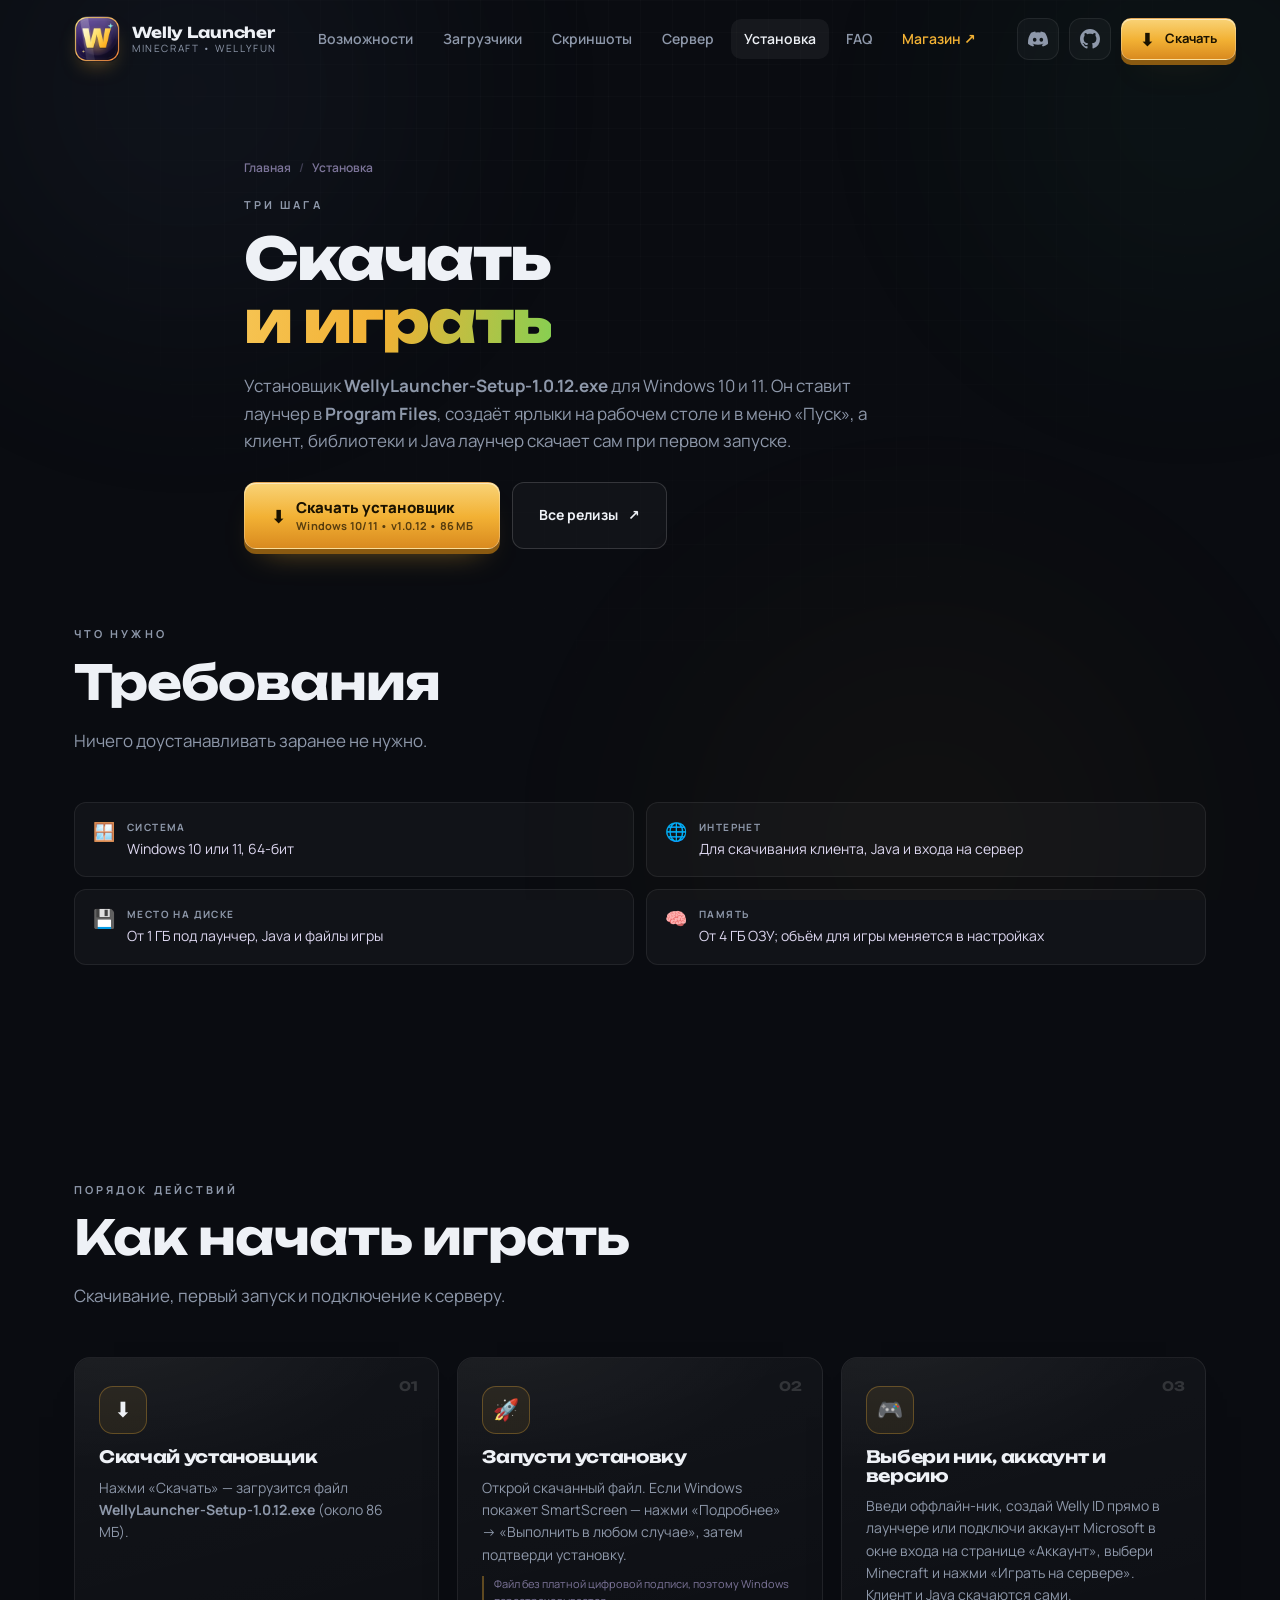
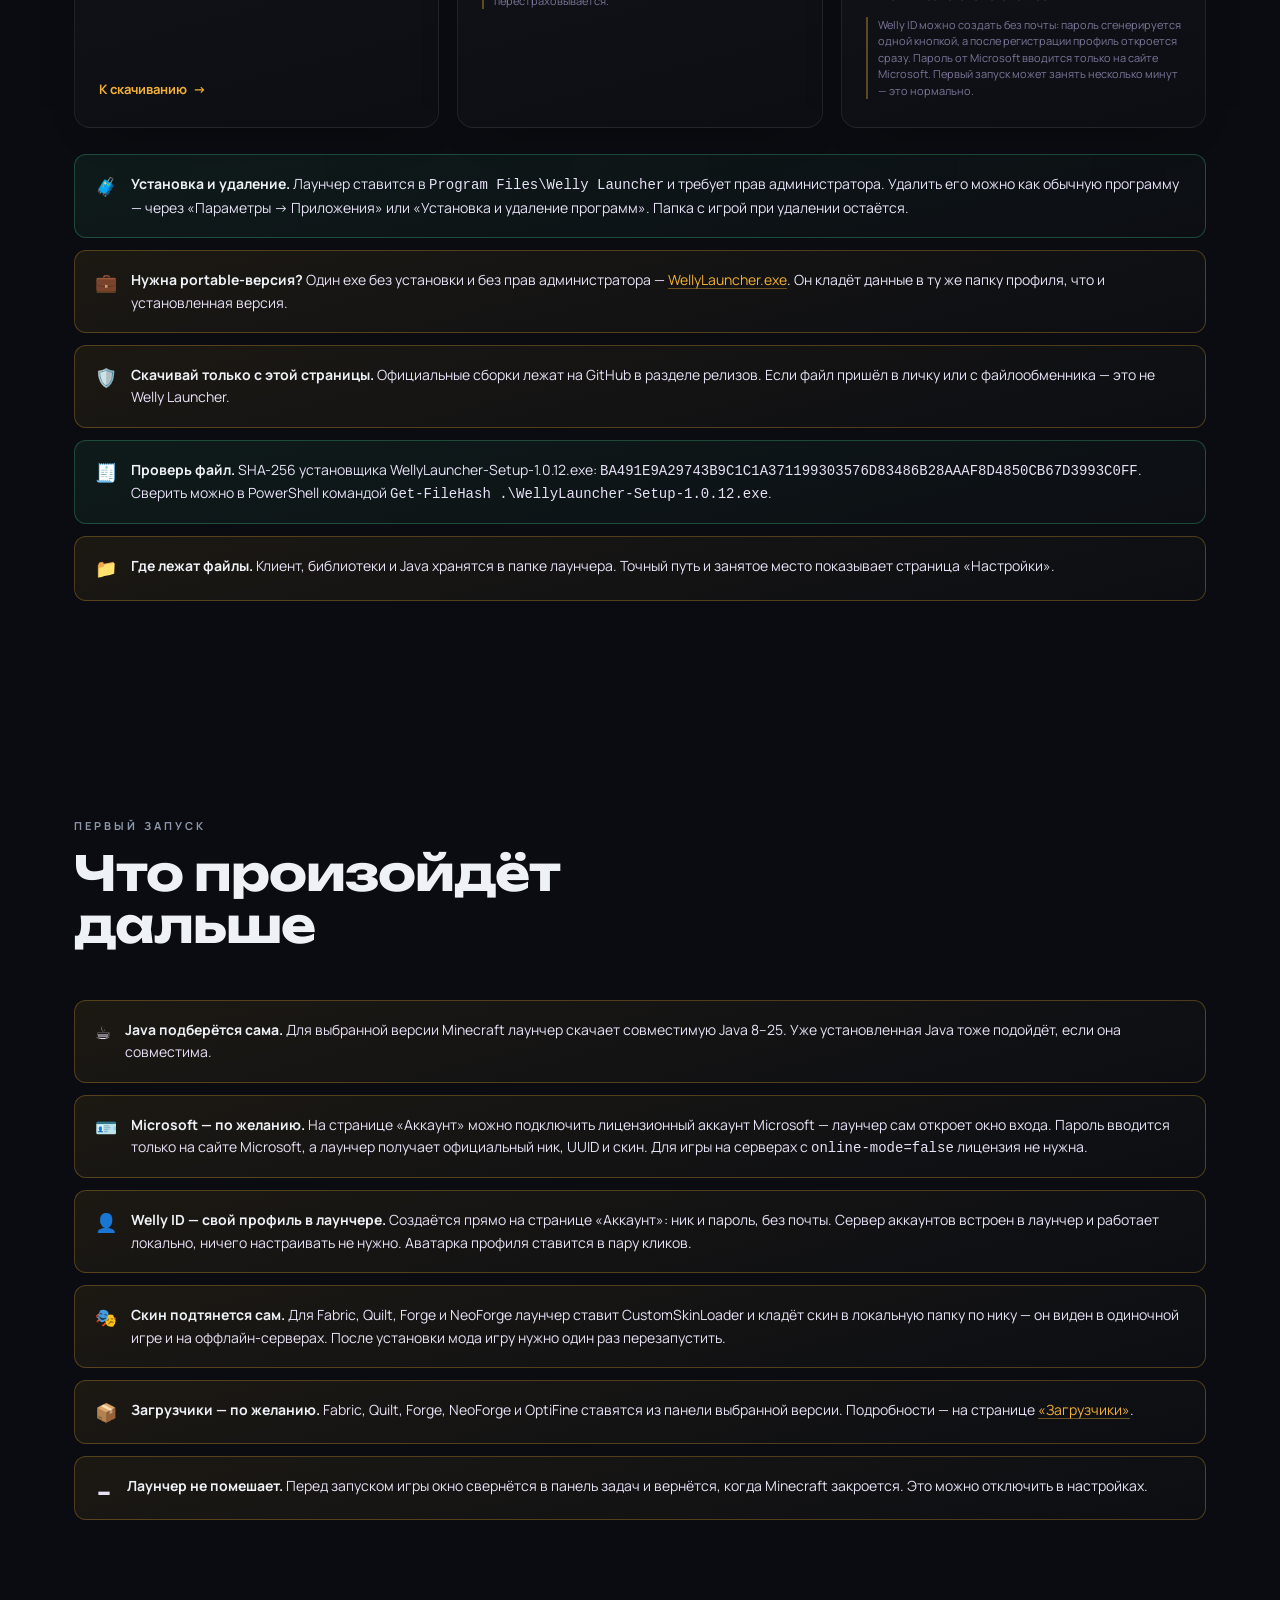
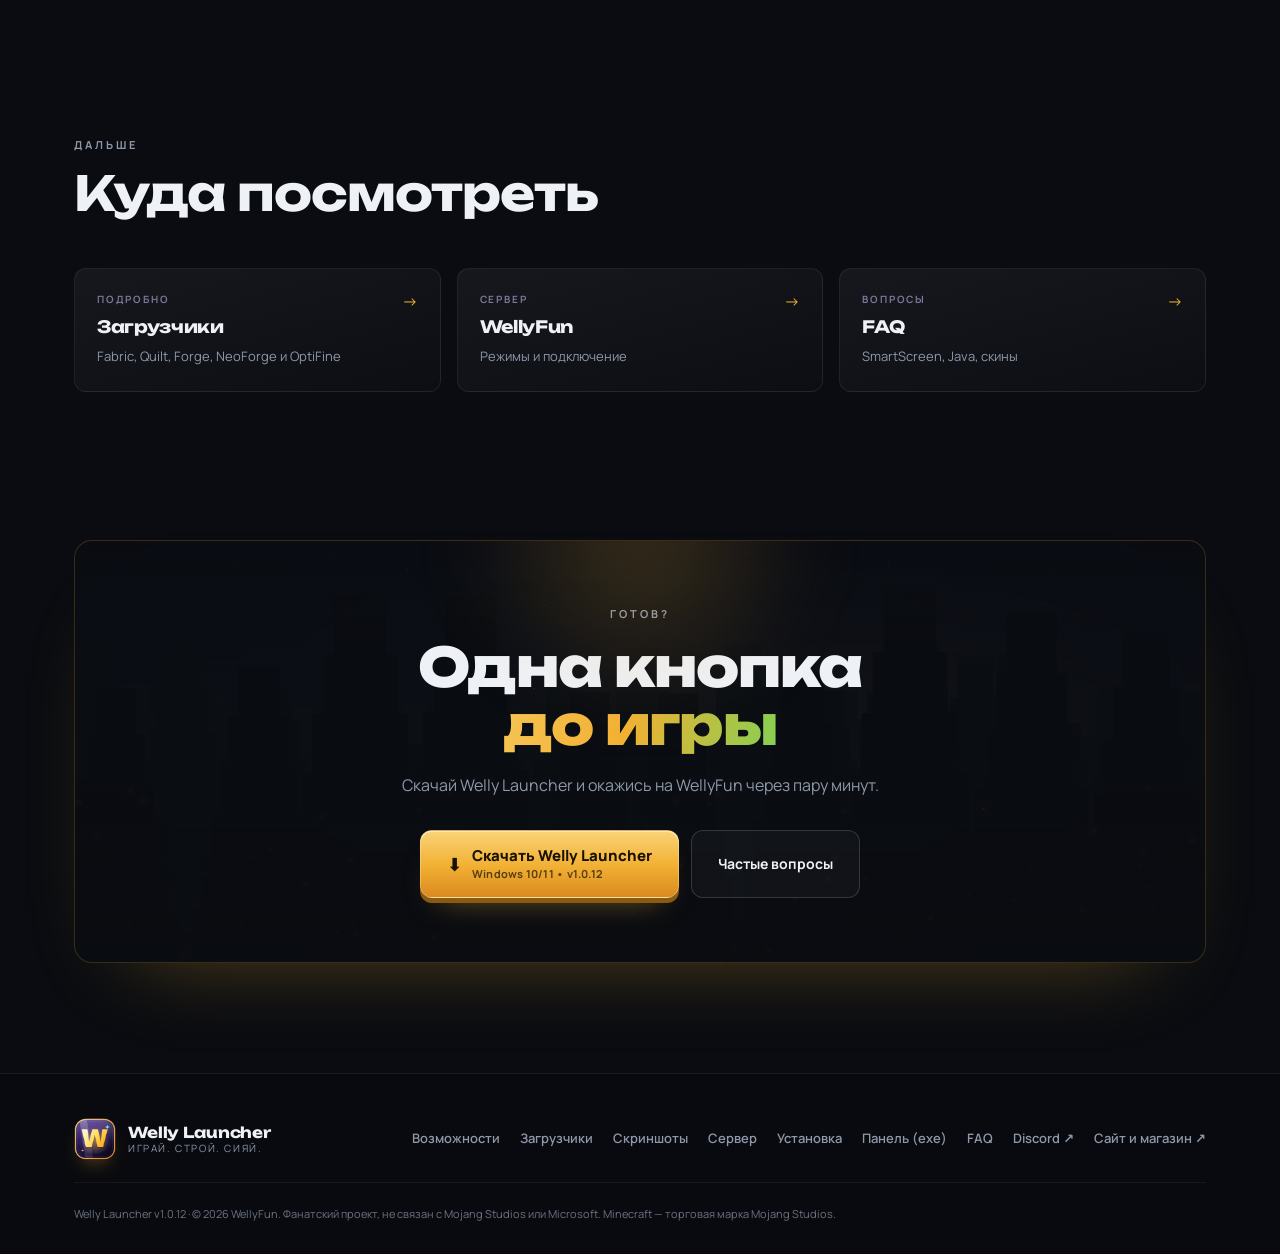
<file: install.html>
<!doctype html>
<html lang="ru">
  <head>
    <meta charset="utf-8" />
    <meta name="viewport" content="width=device-width, initial-scale=1" />
    <title>Установка Welly Launcher 1.0.12 — скачать и начать играть</title>
    <meta
      name="description"
      content="Как установить Welly Launcher 1.0.12: скачать установщик WellyLauncher-Setup-1.0.12.exe, установить в Program Files, обойти предупреждение SmartScreen и зайти на сервер WellyFun. Требования: Windows 10/11 x64 и интернет."
    />
    <meta name="theme-color" content="#08070f" />
    <meta name="color-scheme" content="dark" />
    <link rel="canonical" href="https://abibaokak.github.io/welly-launcher/install.html" />

    <meta property="og:type" content="website" />
    <meta property="og:url" content="https://abibaokak.github.io/welly-launcher/install.html" />
    <meta property="og:title" content="Установка Welly Launcher 1.0.12" />
    <meta
      property="og:description"
      content="Скачать, запустить, выбрать ник и версию — три шага до игры на WellyFun."
    />
    <meta property="og:image" content="https://abibaokak.github.io/welly-launcher/assets/screenshots/home.png" />
    <meta property="og:locale" content="ru_RU" />
    <meta name="twitter:card" content="summary_large_image" />

    <link rel="icon" href="assets/favicon.ico" sizes="any" />
    <link rel="icon" type="image/png" href="assets/logo.png" />
    <link rel="apple-touch-icon" href="assets/logo.png" />

    <link rel="preconnect" href="https://fonts.googleapis.com" />
    <link rel="preconnect" href="https://fonts.gstatic.com" crossorigin />
    <link
      href="https://fonts.googleapis.com/css2?family=Manrope:wght@400;500;600;700;800&family=Unbounded:wght@500;600;700;800&display=swap"
      rel="stylesheet"
    />

    <link rel="stylesheet" href="styles.css" />
  </head>
  <body>
    <a class="skip-link" href="#main">Перейти к содержимому</a>

    <div class="orbs" aria-hidden="true">
      <div class="orb orb--violet"></div>
      <div class="orb orb--cyan"></div>
      <div class="orb orb--gold"></div>
      <div class="grid-dots"></div>
    </div>

    <header class="site-header" id="top">
      <div class="container header__inner">
        <a class="brand" href="index.html" aria-label="Welly Launcher — на главную">
          <img class="brand__logo" src="assets/logo.png" alt="" width="46" height="46" />
          <span class="brand__text">
            <strong>Welly Launcher</strong>
            <small>Minecraft • WellyFun</small>
          </span>
        </a>

        <nav class="nav" id="nav" aria-label="Основная навигация">
          <a class="nav__link" href="features.html">Возможности</a>
          <a class="nav__link" href="loaders.html">Загрузчики</a>
          <a class="nav__link" href="screenshots.html">Скриншоты</a>
          <a class="nav__link" href="server.html">Сервер</a>
          <a class="nav__link" href="install.html">Установка</a>
          <a class="nav__link" href="faq.html">FAQ</a>
          <a
            class="nav__link nav__link--external"
            href="https://donatesmp.mydonate.io/"
            target="_blank"
            rel="noopener"
          >
            Магазин <span aria-hidden="true">↗</span>
          </a>
        </nav>

        <div class="header__actions">
          <a
            class="icon-link icon-link--discord"
            href="https://discord.gg/fJ5WTum4X"
            target="_blank"
            rel="noopener"
            aria-label="WellyFun в Discord"
            title="Discord WellyFun"
          >
            <svg viewBox="0 0 24 24" width="20" height="20" aria-hidden="true">
              <path
                fill="currentColor"
                d="M20.317 4.37a19.79 19.79 0 0 0-4.885-1.515.074.074 0 0 0-.079.037c-.21.375-.444.865-.608 1.25a18.27 18.27 0 0 0-5.487 0 12.64 12.64 0 0 0-.617-1.25.077.077 0 0 0-.079-.037A19.736 19.736 0 0 0 3.677 4.37a.07.07 0 0 0-.032.027C.533 9.046-.32 13.58.1 18.058a.082.082 0 0 0 .031.056 19.9 19.9 0 0 0 5.993 3.03.078.078 0 0 0 .084-.028 14.09 14.09 0 0 0 1.226-1.994.076.076 0 0 0-.041-.106 13.1 13.1 0 0 1-1.872-.892.077.077 0 0 1-.008-.128c.126-.094.252-.192.372-.291a.074.074 0 0 1 .077-.011c3.928 1.793 8.18 1.793 12.062 0a.074.074 0 0 1 .078.01c.12.098.246.197.373.292a.077.077 0 0 1-.006.127 12.3 12.3 0 0 1-1.873.892.077.077 0 0 0-.041.107c.36.698.772 1.362 1.225 1.993a.076.076 0 0 0 .084.028 19.84 19.84 0 0 0 6.002-3.03.077.077 0 0 0 .032-.054c.5-5.177-.838-9.674-3.549-13.66a.061.061 0 0 0-.031-.03zM8.02 15.33c-1.183 0-2.157-1.085-2.157-2.419 0-1.333.956-2.419 2.157-2.419 1.21 0 2.176 1.096 2.157 2.42 0 1.333-.956 2.418-2.157 2.418zm7.975 0c-1.183 0-2.157-1.085-2.157-2.419 0-1.333.955-2.419 2.157-2.419 1.21 0 2.176 1.096 2.157 2.42 0 1.333-.946 2.418-2.157 2.418z"
              />
            </svg>
          </a>
          <a
            class="icon-link"
            data-github
            href="https://github.com"
            target="_blank"
            rel="noopener"
            aria-label="Welly Launcher на GitHub"
          >
            <svg viewBox="0 0 16 16" width="20" height="20" aria-hidden="true">
              <path
                fill="currentColor"
                d="M8 0C3.58 0 0 3.58 0 8c0 3.54 2.29 6.53 5.47 7.59.4.07.55-.17.55-.38 0-.19-.01-.82-.01-1.49-2.01.37-2.53-.49-2.69-.94-.09-.23-.48-.94-.82-1.13-.28-.15-.68-.52-.01-.53.63-.01 1.08.58 1.23.82.72 1.21 1.87.87 2.33.66.07-.52.28-.87.51-1.07-1.78-.2-3.64-.89-3.64-3.95 0-.87.31-1.59.82-2.15-.08-.2-.36-1.02.08-2.12 0 0 .67-.21 2.2.82.64-.18 1.32-.27 2-.27.68 0 1.36.09 2 .27 1.53-1.04 2.2-.82 2.2-.82.44 1.1.16 1.92.08 2.12.51.56.82 1.27.82 2.15 0 3.07-1.87 3.75-3.65 3.95.29.25.54.73.54 1.48 0 1.07-.01 1.93-.01 2.2 0 .21.15.46.55.38A8.01 8.01 0 0 0 16 8c0-4.42-3.58-8-8-8Z"
              />
            </svg>
          </a>
          <a class="btn btn--gold btn--sm" data-download href="install.html">
            <span class="btn__icon" aria-hidden="true">⬇</span>
            Скачать
          </a>
          <button class="burger" id="burger" aria-label="Меню" aria-expanded="false" aria-controls="nav">
            <span></span><span></span><span></span>
          </button>
        </div>
      </div>
    </header>

    <main id="main">
      <section class="page-hero">
        <div class="container page-hero__inner">
          <nav class="crumbs" aria-label="Хлебные крошки">
            <a href="index.html">Главная</a>
            <span aria-hidden="true">/</span>
            <span>Установка</span>
          </nav>
          <p class="eyebrow">Три шага</p>
          <h1 class="page-hero__title">Скачать<br /><span class="gradient-text">и играть</span></h1>
          <p class="page-hero__lead">
            Установщик <strong>WellyLauncher-Setup-1.0.12.exe</strong> для Windows 10 и 11. Он
            ставит лаунчер в <strong>Program Files</strong>, создаёт ярлыки на рабочем столе и
            в меню «Пуск», а клиент, библиотеки и Java лаунчер скачает сам при первом запуске.
          </p>
          <div class="page-hero__actions">
            <a class="btn btn--gold btn--lg" data-download href="install.html">
              <span class="btn__icon" aria-hidden="true">⬇</span>
              <span class="btn__stack">
                <strong>Скачать установщик</strong>
                <small>Windows 10/11 • v1.0.12 • 86 МБ</small>
              </span>
            </a>
            <a class="btn btn--ghost btn--lg" href="https://github.com/abibaokak/welly-launcher/releases">
              Все релизы <span aria-hidden="true">↗</span>
            </a>
          </div>
        </div>
      </section>

      <section class="section section--after-hero">
        <div class="container">
          <div class="section__head reveal">
            <p class="eyebrow">Что нужно</p>
            <h2 class="section__title">Требования</h2>
            <p class="section__lead">Ничего доустанавливать заранее не нужно.</p>
          </div>

          <div class="req-list">
            <div class="req reveal">
              <span aria-hidden="true">🪟</span>
              <div><b>Система</b>Windows 10 или 11, 64-бит</div>
            </div>
            <div class="req reveal">
              <span aria-hidden="true">🌐</span>
              <div><b>Интернет</b>Для скачивания клиента, Java и входа на сервер</div>
            </div>
            <div class="req reveal">
              <span aria-hidden="true">💾</span>
              <div><b>Место на диске</b>От 1 ГБ под лаунчер, Java и файлы игры</div>
            </div>
            <div class="req reveal">
              <span aria-hidden="true">🧠</span>
              <div><b>Память</b>От 4 ГБ ОЗУ; объём для игры меняется в настройках</div>
            </div>
          </div>
        </div>
      </section>

      <section class="section">
        <div class="container">
          <div class="section__head reveal">
            <p class="eyebrow">Порядок действий</p>
            <h2 class="section__title">Как начать играть</h2>
            <p class="section__lead">Скачивание, первый запуск и подключение к серверу.</p>
          </div>

          <ol class="steps">
            <li class="card step reveal">
              <span class="step__num">01</span>
              <span class="step__icon" aria-hidden="true">⬇</span>
              <h3>Скачай установщик</h3>
              <p>
                Нажми «Скачать» — загрузится файл
                <strong>WellyLauncher-Setup-1.0.12.exe</strong> (около 86 МБ).
              </p>
              <a class="link-arrow" data-download href="install.html">К скачиванию <span aria-hidden="true">→</span></a>
            </li>

            <li class="card step reveal">
              <span class="step__num">02</span>
              <span class="step__icon" aria-hidden="true">🚀</span>
              <h3>Запусти установку</h3>
              <p>
                Открой скачанный файл. Если Windows покажет SmartScreen — нажми
                «Подробнее» → «Выполнить в любом случае», затем подтверди установку.
              </p>
              <span class="step__note">Файл без платной цифровой подписи, поэтому Windows перестраховывается.</span>
            </li>

            <li class="card step reveal">
              <span class="step__num">03</span>
              <span class="step__icon" aria-hidden="true">🎮</span>
              <h3>Выбери ник, аккаунт и версию</h3>
              <p>
                Введи оффлайн-ник, создай Welly ID прямо в лаунчере или подключи
                аккаунт Microsoft в окне входа на странице «Аккаунт», выбери Minecraft
                и нажми «Играть на сервере». Клиент и Java скачаются сами.
              </p>
              <span class="step__note">Welly ID можно создать без почты: пароль сгенерируется одной кнопкой, а после регистрации профиль откроется сразу. Пароль от Microsoft вводится только на сайте Microsoft. Первый запуск может занять несколько минут — это нормально.</span>
            </li>
          </ol>

          <div class="callout-stack callout-stack--spaced">
            <div class="callout callout--cyan reveal">
              <span class="callout__icon" aria-hidden="true">🧳</span>
              <div>
                <strong>Установка и удаление.</strong> Лаунчер ставится в
                <code>Program Files\Welly Launcher</code> и требует прав администратора.
                Удалить его можно как обычную программу — через «Параметры → Приложения»
                или «Установка и удаление программ». Папка с игрой при удалении остаётся.
              </div>
            </div>

            <div class="callout reveal">
              <span class="callout__icon" aria-hidden="true">💼</span>
              <div>
                <strong>Нужна portable-версия?</strong> Один exe без установки и без прав
                администратора — <a class="link-inline" data-download-portable href="install.html">WellyLauncher.exe</a>.
                Он кладёт данные в ту же папку профиля, что и установленная версия.
              </div>
            </div>

            <div class="callout reveal">
              <span class="callout__icon" aria-hidden="true">🛡️</span>
              <div>
                <strong>Скачивай только с этой страницы.</strong> Официальные сборки лежат
                на GitHub в разделе релизов. Если файл пришёл в личку или с файлообменника —
                это не Welly Launcher.
              </div>
            </div>

            <div class="callout callout--cyan reveal">
              <span class="callout__icon" aria-hidden="true">🧾</span>
              <div>
                <strong>Проверь файл.</strong> SHA-256 установщика WellyLauncher-Setup-1.0.12.exe:
                <code style="word-break: break-all">BA491E9A29743B9C1C1A371199303576D83486B28AAAF8D4850CB67D3993C0FF</code>.
                Сверить можно в PowerShell командой
                <code>Get-FileHash .\WellyLauncher-Setup-1.0.12.exe</code>.
              </div>
            </div>

            <div class="callout reveal">
              <span class="callout__icon" aria-hidden="true">📁</span>
              <div>
                <strong>Где лежат файлы.</strong> Клиент, библиотеки и Java хранятся в папке
                лаунчера. Точный путь и занятое место показывает страница «Настройки».
              </div>
            </div>
          </div>
        </div>
      </section>

      <section class="section">
        <div class="container">
          <div class="section__head reveal">
            <p class="eyebrow">Первый запуск</p>
            <h2 class="section__title">Что произойдёт дальше</h2>
          </div>

          <div class="callout-stack">
            <div class="callout reveal">
              <span class="callout__icon" aria-hidden="true">☕</span>
              <div>
                <strong>Java подберётся сама.</strong> Для выбранной версии Minecraft лаунчер
                скачает совместимую Java 8–25. Уже установленная Java тоже подойдёт, если она
                совместима.
              </div>
            </div>
            <div class="callout reveal">
              <span class="callout__icon" aria-hidden="true">🪪</span>
              <div>
                <strong>Microsoft — по желанию.</strong> На странице «Аккаунт» можно подключить
                лицензионный аккаунт Microsoft — лаунчер сам откроет окно входа. Пароль
                вводится только на сайте Microsoft, а лаунчер получает официальный ник,
                UUID и скин. Для игры на
                серверах с <code>online-mode=false</code> лицензия не нужна.
              </div>
            </div>
            <div class="callout reveal">
              <span class="callout__icon" aria-hidden="true">👤</span>
              <div>
                <strong>Welly ID — свой профиль в лаунчере.</strong> Создаётся прямо на
                странице «Аккаунт»: ник и пароль, без почты. Сервер аккаунтов встроен в
                лаунчер и работает локально, ничего настраивать не нужно. Аватарка профиля
                ставится в пару кликов.
              </div>
            </div>
            <div class="callout reveal">
              <span class="callout__icon" aria-hidden="true">🎭</span>
              <div>
                <strong>Скин подтянется сам.</strong> Для Fabric, Quilt, Forge и NeoForge лаунчер
                ставит CustomSkinLoader и кладёт скин в локальную папку по нику — он виден
                в одиночной игре и на оффлайн-серверах. После установки мода игру нужно один
                раз перезапустить.
              </div>
            </div>
            <div class="callout reveal">
              <span class="callout__icon" aria-hidden="true">📦</span>
              <div>
                <strong>Загрузчики — по желанию.</strong> Fabric, Quilt, Forge, NeoForge и OptiFine
                ставятся из панели выбранной версии. Подробности — на странице
                <a class="link-inline" href="loaders.html">«Загрузчики»</a>.
              </div>
            </div>
            <div class="callout reveal">
              <span class="callout__icon" aria-hidden="true">🗕</span>
              <div>
                <strong>Лаунчер не помешает.</strong> Перед запуском игры окно свернётся
                в панель задач и вернётся, когда Minecraft закроется. Это можно отключить
                в настройках.
              </div>
            </div>
          </div>
        </div>
      </section>

      <section class="section">
        <div class="container">
          <div class="section__head reveal">
            <p class="eyebrow">Дальше</p>
            <h2 class="section__title">Куда посмотреть</h2>
          </div>
          <div class="next-links">
            <a class="next-link reveal" href="loaders.html">
              <span>Подробно</span>
              <strong>Загрузчики</strong>
              <em>Fabric, Quilt, Forge, NeoForge и OptiFine</em>
            </a>
            <a class="next-link reveal" href="server.html">
              <span>Сервер</span>
              <strong>WellyFun</strong>
              <em>Режимы и подключение</em>
            </a>
            <a class="next-link reveal" href="faq.html">
              <span>Вопросы</span>
              <strong>FAQ</strong>
              <em>SmartScreen, Java, скины</em>
            </a>
          </div>
        </div>
      </section>

      <section class="cta">
        <div class="container">
          <div class="cta__panel reveal">
            <div class="cta__glow" aria-hidden="true"></div>
            <p class="eyebrow">Готов?</p>
            <h2 class="cta__title">Одна кнопка<br /><span class="gradient-text">до игры</span></h2>
            <p class="cta__lead">Скачай Welly Launcher и окажись на WellyFun через пару минут.</p>
            <div class="cta__actions">
              <a class="btn btn--gold btn--lg" data-download href="install.html">
                <span class="btn__icon" aria-hidden="true">⬇</span>
                <span class="btn__stack">
                  <strong>Скачать Welly Launcher</strong>
                  <small>Windows 10/11 • v1.0.12</small>
                </span>
              </a>
              <a class="btn btn--ghost btn--lg" href="faq.html">Частые вопросы</a>
            </div>
          </div>
        </div>
      </section>
    </main>

    <footer class="site-footer">
      <div class="container footer__inner">
        <div class="brand brand--footer">
          <img class="brand__logo" src="assets/logo.png" alt="" width="42" height="42" loading="lazy" />
          <span class="brand__text">
            <strong>Welly Launcher</strong>
            <small>Играй. Строй. Сияй.</small>
          </span>
        </div>

        <nav class="footer__links" aria-label="Ссылки в подвале">
          <a href="features.html">Возможности</a>
          <a href="loaders.html">Загрузчики</a>
          <a href="screenshots.html">Скриншоты</a>
          <a href="server.html">Сервер</a>
          <a href="install.html">Установка</a>
          <a href="admin/">Панель (exe)</a>
          <a href="faq.html">FAQ</a>
          <a href="https://discord.gg/fJ5WTum4X" target="_blank" rel="noopener">Discord ↗</a>
          <a href="https://donatesmp.mydonate.io/" target="_blank" rel="noopener">Сайт и магазин ↗</a>
        </nav>

        <p class="footer__legal">
          Welly Launcher v1.0.12 · © <span id="year">2026</span> WellyFun. Фанатский проект,
          не связан с Mojang Studios или Microsoft. Minecraft — торговая марка Mojang Studios.
        </p>
      </div>
    </footer>

    <div class="toast" id="toast" role="status" aria-live="polite"></div>

    <script src="script.js" defer></script>
  </body>
</html>
</file>
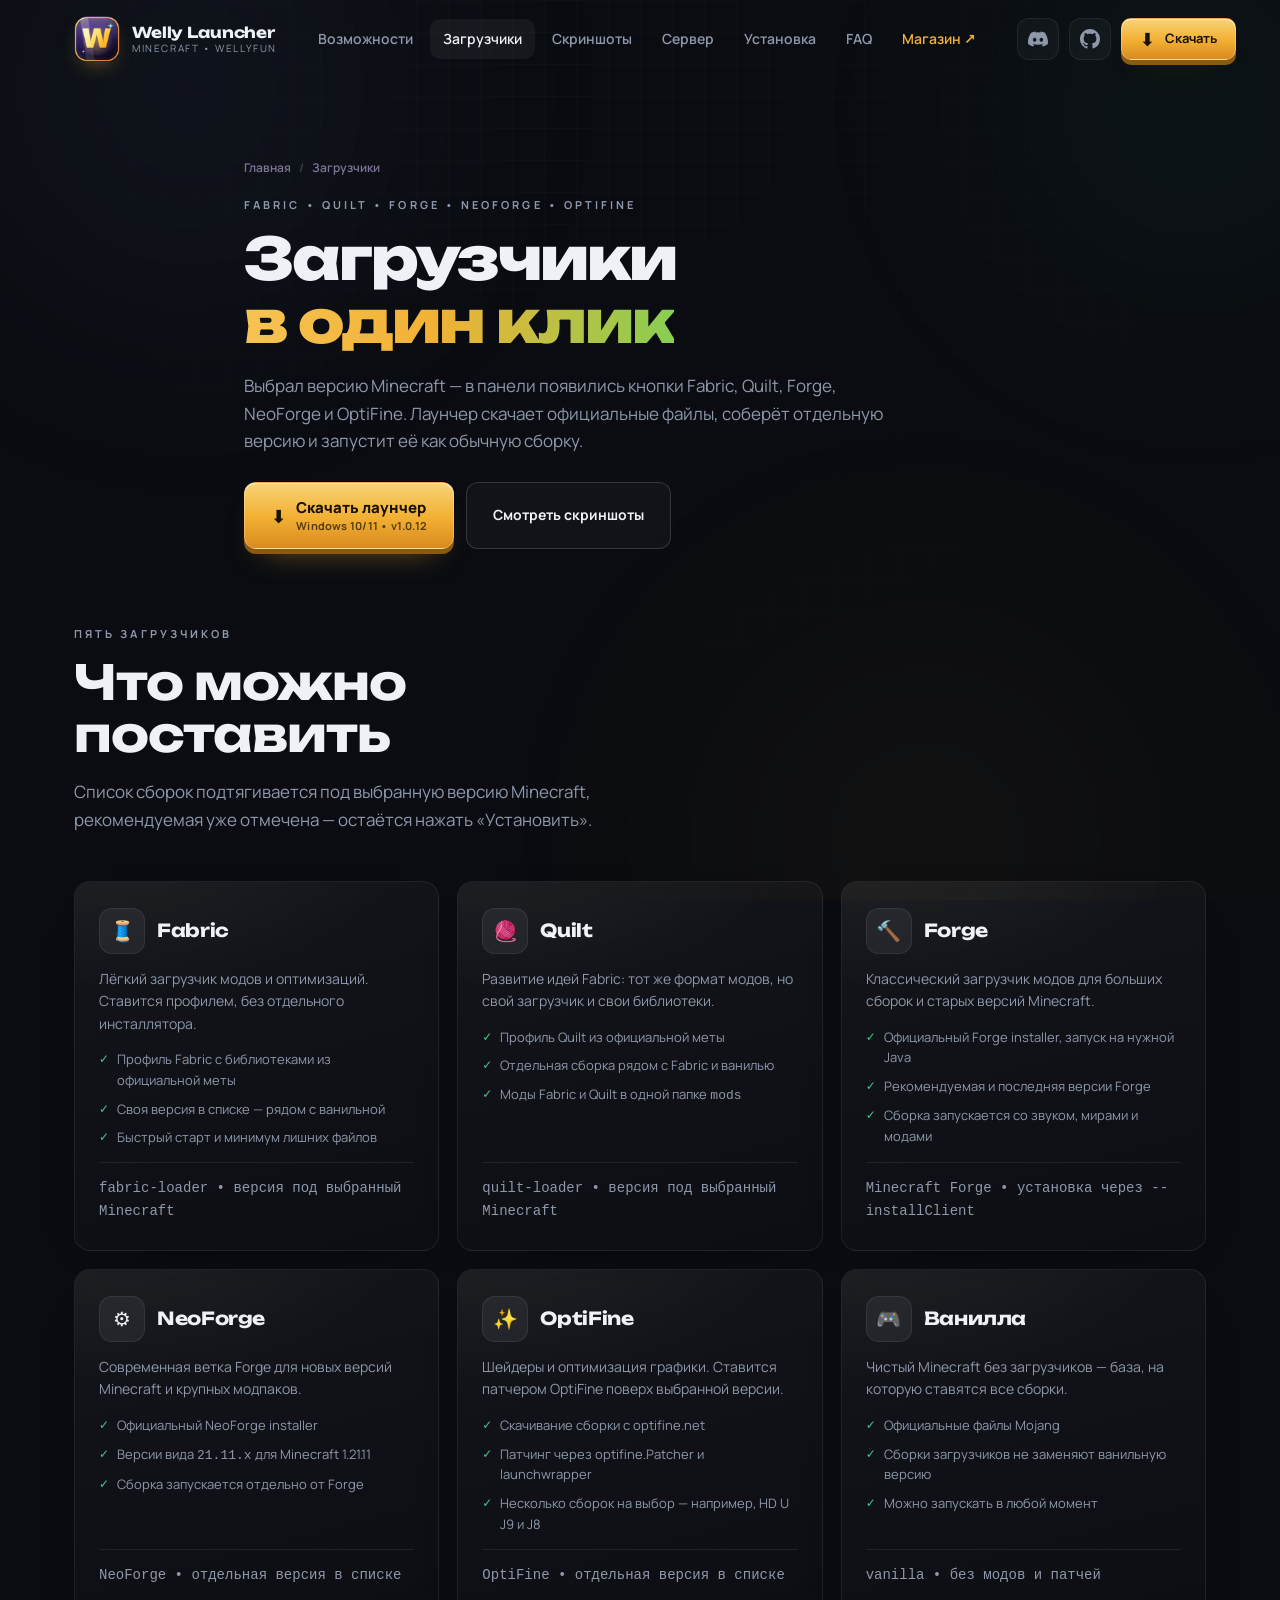
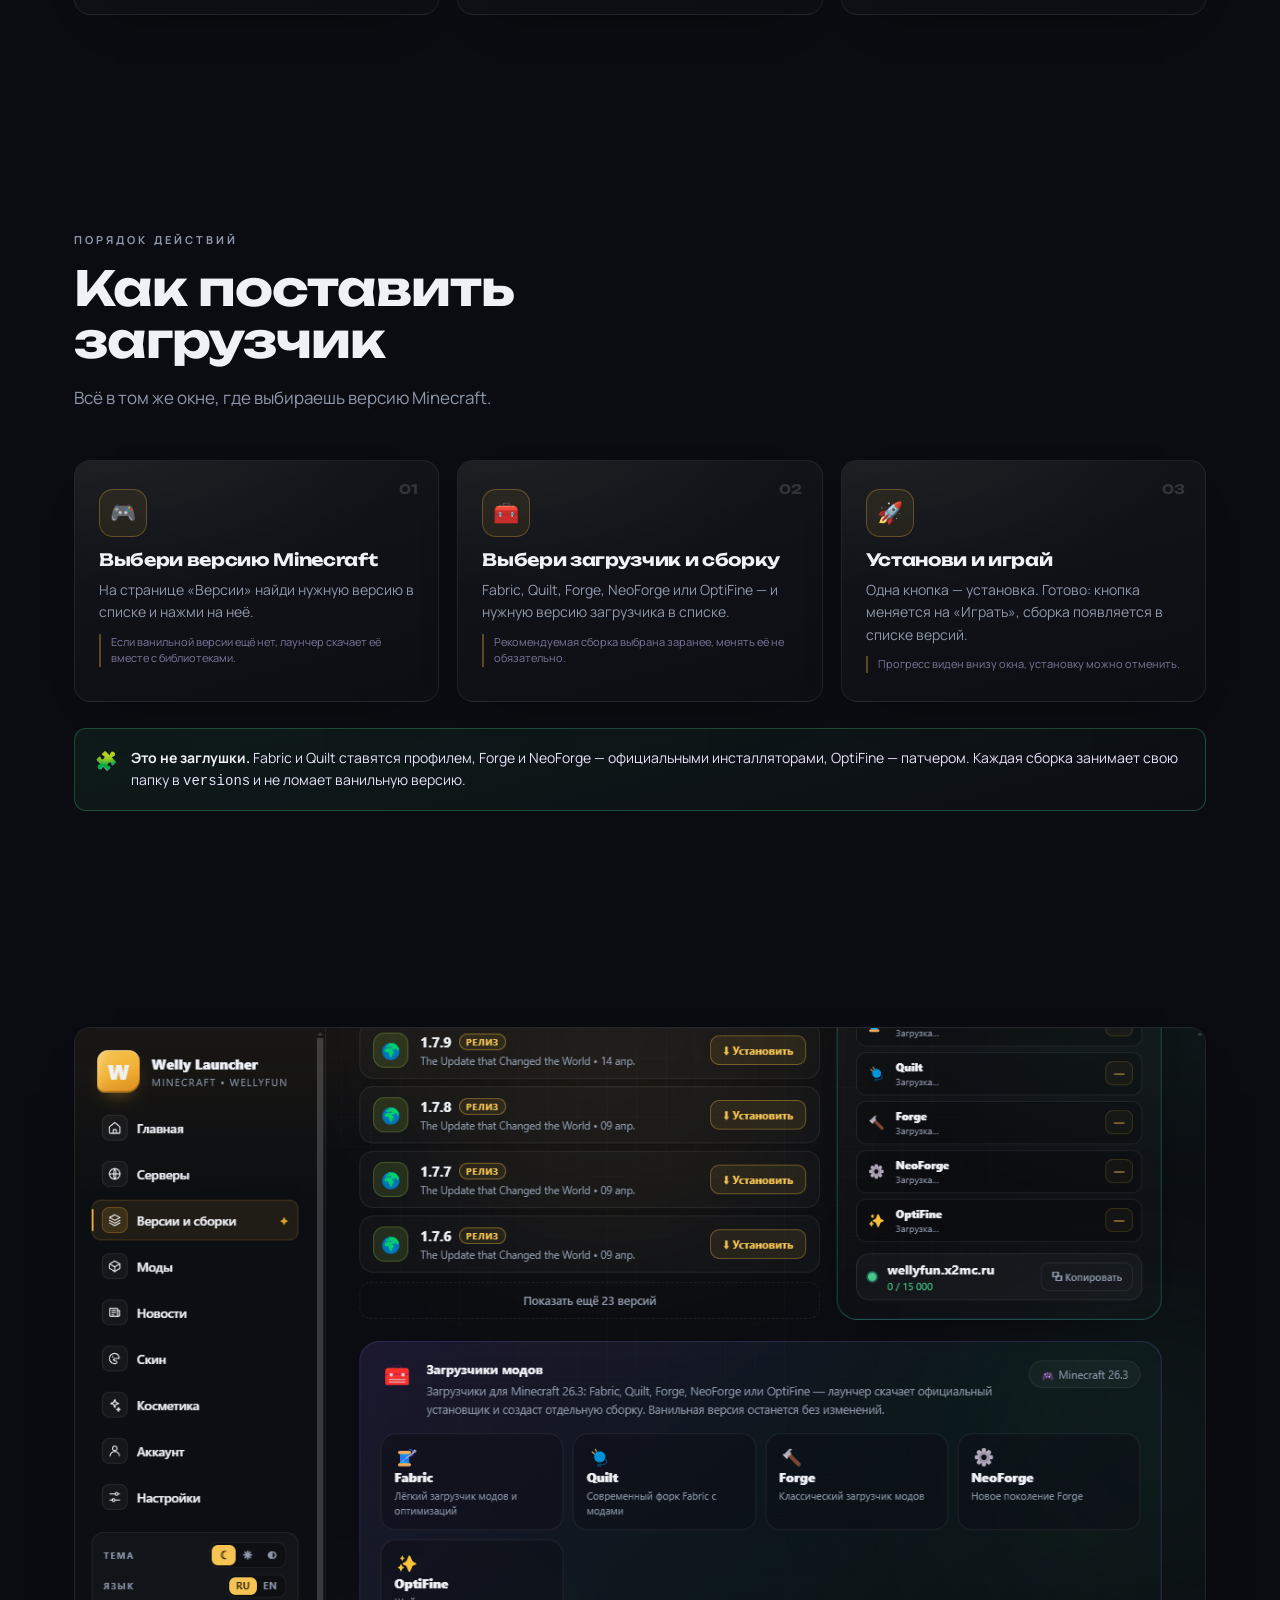
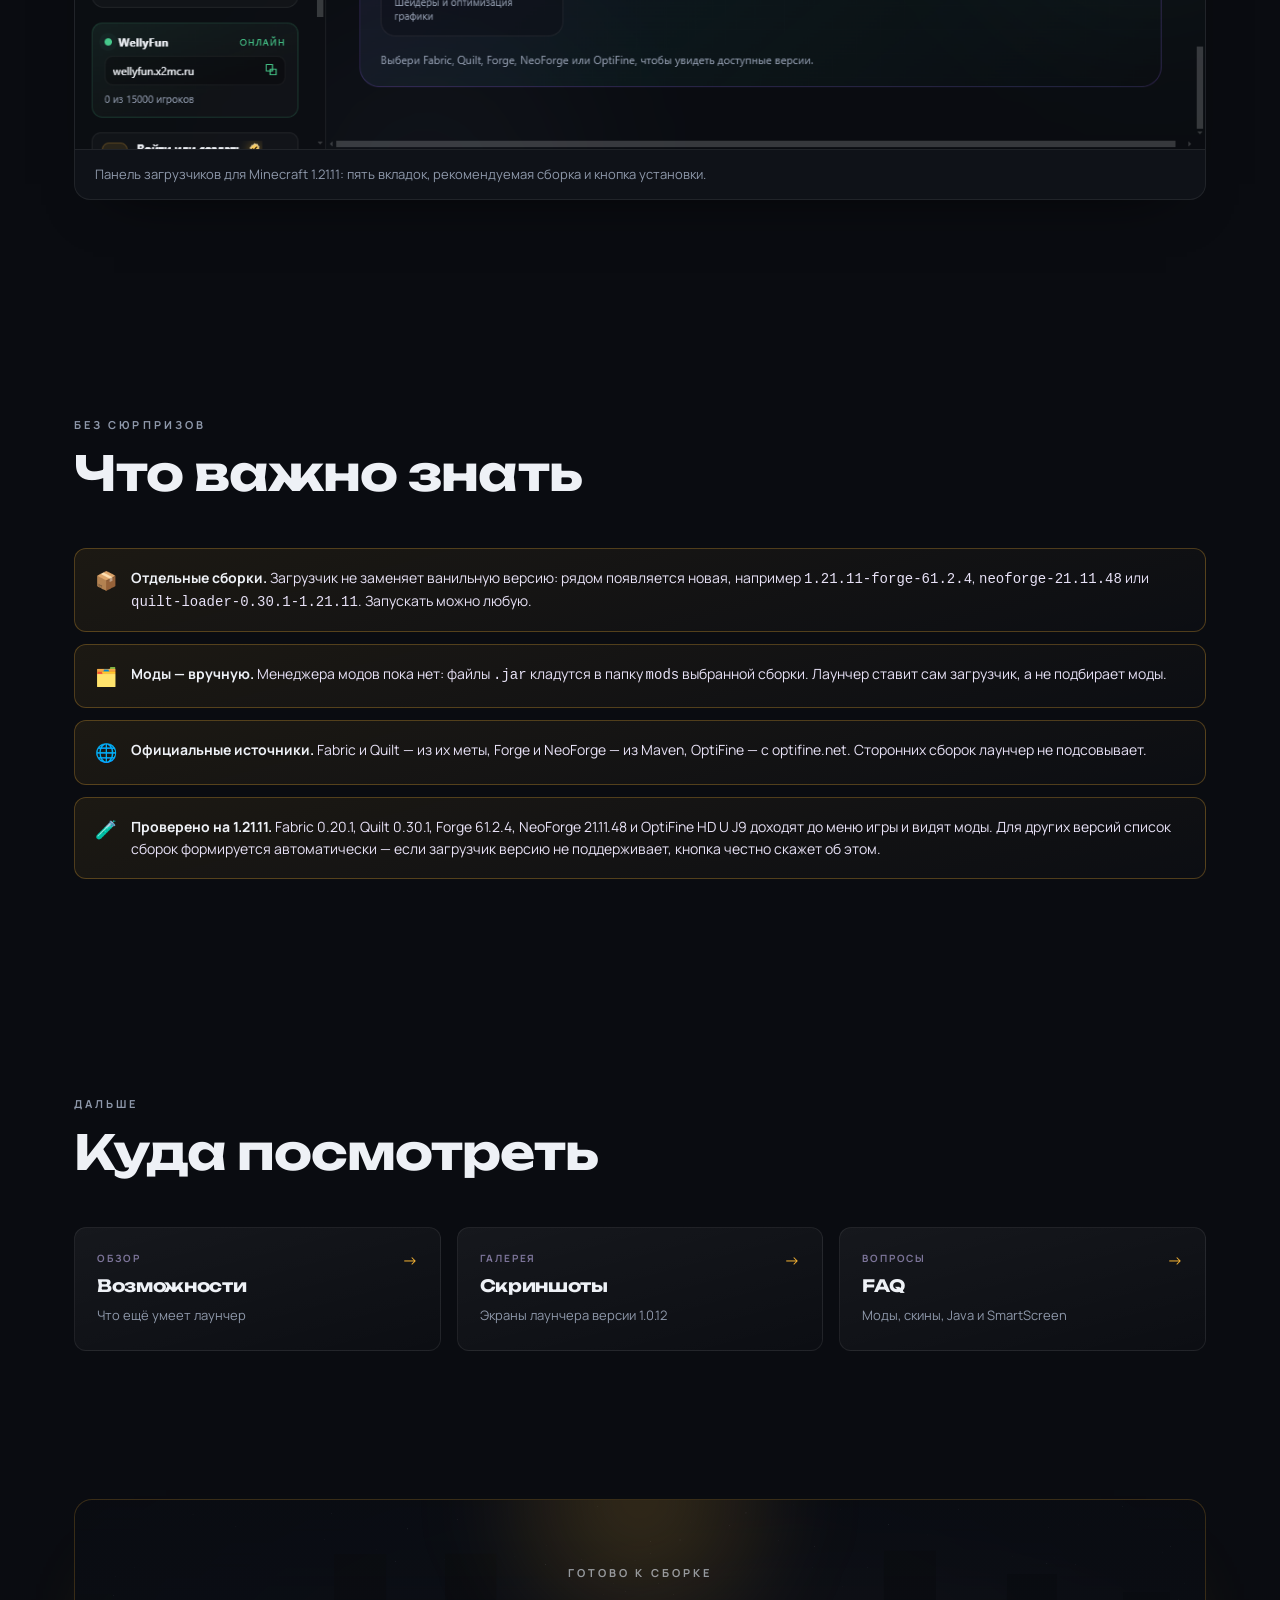
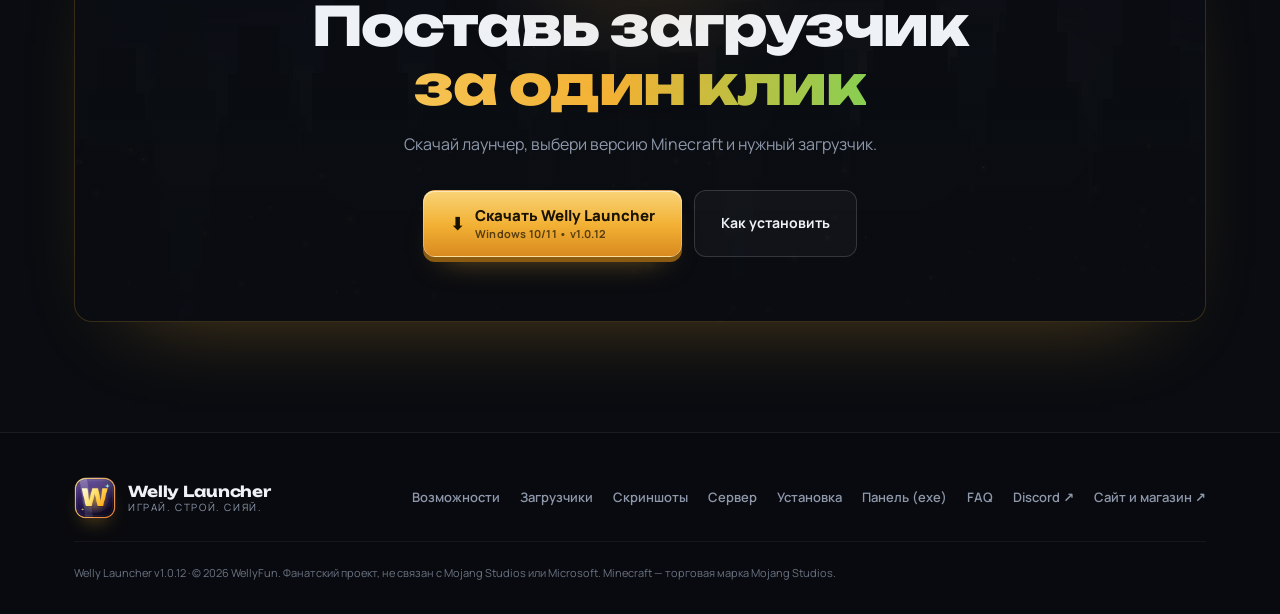
<file: loaders.html>
<!doctype html>
<html lang="ru">
  <head>
    <meta charset="utf-8" />
    <meta name="viewport" content="width=device-width, initial-scale=1" />
    <title>Загрузчики Fabric, Quilt, Forge, NeoForge и OptiFine — Welly Launcher 1.0.12</title>
    <meta
      name="description"
      content="Как Welly Launcher ставит Fabric, Quilt, Forge, NeoForge и OptiFine: официальные файлы, отдельные сборки для каждой версии Minecraft, рекомендуемая версия загрузчика и запуск в один клик."
    />
    <meta name="theme-color" content="#08070f" />
    <meta name="color-scheme" content="dark" />
    <link rel="canonical" href="https://abibaokak.github.io/welly-launcher/loaders.html" />

    <meta property="og:type" content="website" />
    <meta property="og:url" content="https://abibaokak.github.io/welly-launcher/loaders.html" />
    <meta property="og:title" content="Загрузчики Fabric, Quilt, Forge, NeoForge и OptiFine — Welly Launcher" />
    <meta
      property="og:description"
      content="Выбрал версию Minecraft — поставил Fabric, Quilt, Forge, NeoForge или OptiFine в один клик. Настоящая установка, отдельные сборки."
    />
    <meta property="og:image" content="https://abibaokak.github.io/welly-launcher/assets/screenshots/versions-loaders.png" />
    <meta property="og:locale" content="ru_RU" />
    <meta name="twitter:card" content="summary_large_image" />

    <link rel="icon" href="assets/favicon.ico" sizes="any" />
    <link rel="icon" type="image/png" href="assets/logo.png" />
    <link rel="apple-touch-icon" href="assets/logo.png" />

    <link rel="preconnect" href="https://fonts.googleapis.com" />
    <link rel="preconnect" href="https://fonts.gstatic.com" crossorigin />
    <link
      href="https://fonts.googleapis.com/css2?family=Manrope:wght@400;500;600;700;800&family=Unbounded:wght@500;600;700;800&display=swap"
      rel="stylesheet"
    />

    <link rel="stylesheet" href="styles.css" />
  </head>
  <body>
    <a class="skip-link" href="#main">Перейти к содержимому</a>

    <div class="orbs" aria-hidden="true">
      <div class="orb orb--violet"></div>
      <div class="orb orb--cyan"></div>
      <div class="orb orb--gold"></div>
      <div class="grid-dots"></div>
    </div>

    <header class="site-header" id="top">
      <div class="container header__inner">
        <a class="brand" href="index.html" aria-label="Welly Launcher — на главную">
          <img class="brand__logo" src="assets/logo.png" alt="" width="46" height="46" />
          <span class="brand__text">
            <strong>Welly Launcher</strong>
            <small>Minecraft • WellyFun</small>
          </span>
        </a>

        <nav class="nav" id="nav" aria-label="Основная навигация">
          <a class="nav__link" href="features.html">Возможности</a>
          <a class="nav__link" href="loaders.html">Загрузчики</a>
          <a class="nav__link" href="screenshots.html">Скриншоты</a>
          <a class="nav__link" href="server.html">Сервер</a>
          <a class="nav__link" href="install.html">Установка</a>
          <a class="nav__link" href="faq.html">FAQ</a>
          <a
            class="nav__link nav__link--external"
            href="https://donatesmp.mydonate.io/"
            target="_blank"
            rel="noopener"
          >
            Магазин <span aria-hidden="true">↗</span>
          </a>
        </nav>

        <div class="header__actions">
          <a
            class="icon-link icon-link--discord"
            href="https://discord.gg/fJ5WTum4X"
            target="_blank"
            rel="noopener"
            aria-label="WellyFun в Discord"
            title="Discord WellyFun"
          >
            <svg viewBox="0 0 24 24" width="20" height="20" aria-hidden="true">
              <path
                fill="currentColor"
                d="M20.317 4.37a19.79 19.79 0 0 0-4.885-1.515.074.074 0 0 0-.079.037c-.21.375-.444.865-.608 1.25a18.27 18.27 0 0 0-5.487 0 12.64 12.64 0 0 0-.617-1.25.077.077 0 0 0-.079-.037A19.736 19.736 0 0 0 3.677 4.37a.07.07 0 0 0-.032.027C.533 9.046-.32 13.58.1 18.058a.082.082 0 0 0 .031.056 19.9 19.9 0 0 0 5.993 3.03.078.078 0 0 0 .084-.028 14.09 14.09 0 0 0 1.226-1.994.076.076 0 0 0-.041-.106 13.1 13.1 0 0 1-1.872-.892.077.077 0 0 1-.008-.128c.126-.094.252-.192.372-.291a.074.074 0 0 1 .077-.011c3.928 1.793 8.18 1.793 12.062 0a.074.074 0 0 1 .078.01c.12.098.246.197.373.292a.077.077 0 0 1-.006.127 12.3 12.3 0 0 1-1.873.892.077.077 0 0 0-.041.107c.36.698.772 1.362 1.225 1.993a.076.076 0 0 0 .084.028 19.84 19.84 0 0 0 6.002-3.03.077.077 0 0 0 .032-.054c.5-5.177-.838-9.674-3.549-13.66a.061.061 0 0 0-.031-.03zM8.02 15.33c-1.183 0-2.157-1.085-2.157-2.419 0-1.333.956-2.419 2.157-2.419 1.21 0 2.176 1.096 2.157 2.42 0 1.333-.956 2.418-2.157 2.418zm7.975 0c-1.183 0-2.157-1.085-2.157-2.419 0-1.333.955-2.419 2.157-2.419 1.21 0 2.176 1.096 2.157 2.42 0 1.333-.946 2.418-2.157 2.418z"
              />
            </svg>
          </a>
          <a
            class="icon-link"
            data-github
            href="https://github.com"
            target="_blank"
            rel="noopener"
            aria-label="Welly Launcher на GitHub"
          >
            <svg viewBox="0 0 16 16" width="20" height="20" aria-hidden="true">
              <path
                fill="currentColor"
                d="M8 0C3.58 0 0 3.58 0 8c0 3.54 2.29 6.53 5.47 7.59.4.07.55-.17.55-.38 0-.19-.01-.82-.01-1.49-2.01.37-2.53-.49-2.69-.94-.09-.23-.48-.94-.82-1.13-.28-.15-.68-.52-.01-.53.63-.01 1.08.58 1.23.82.72 1.21 1.87.87 2.33.66.07-.52.28-.87.51-1.07-1.78-.2-3.64-.89-3.64-3.95 0-.87.31-1.59.82-2.15-.08-.2-.36-1.02.08-2.12 0 0 .67-.21 2.2.82.64-.18 1.32-.27 2-.27.68 0 1.36.09 2 .27 1.53-1.04 2.2-.82 2.2-.82.44 1.1.16 1.92.08 2.12.51.56.82 1.27.82 2.15 0 3.07-1.87 3.75-3.65 3.95.29.25.54.73.54 1.48 0 1.07-.01 1.93-.01 2.2 0 .21.15.46.55.38A8.01 8.01 0 0 0 16 8c0-4.42-3.58-8-8-8Z"
              />
            </svg>
          </a>
          <a class="btn btn--gold btn--sm" data-download href="install.html">
            <span class="btn__icon" aria-hidden="true">⬇</span>
            Скачать
          </a>
          <button class="burger" id="burger" aria-label="Меню" aria-expanded="false" aria-controls="nav">
            <span></span><span></span><span></span>
          </button>
        </div>
      </div>
    </header>

    <main id="main">
      <section class="page-hero">
        <div class="container page-hero__inner">
          <nav class="crumbs" aria-label="Хлебные крошки">
            <a href="index.html">Главная</a>
            <span aria-hidden="true">/</span>
            <span>Загрузчики</span>
          </nav>
          <p class="eyebrow">Fabric • Quilt • Forge • NeoForge • OptiFine</p>
          <h1 class="page-hero__title">Загрузчики<br /><span class="gradient-text">в один клик</span></h1>
          <p class="page-hero__lead">
            Выбрал версию Minecraft — в панели появились кнопки Fabric, Quilt, Forge,
            NeoForge и OptiFine. Лаунчер скачает официальные файлы, соберёт отдельную
            версию и запустит её как обычную сборку.
          </p>
          <div class="page-hero__actions">
            <a class="btn btn--gold btn--lg" data-download href="install.html">
              <span class="btn__icon" aria-hidden="true">⬇</span>
              <span class="btn__stack">
                <strong>Скачать лаунчер</strong>
                <small>Windows 10/11 • v1.0.12</small>
              </span>
            </a>
            <a class="btn btn--ghost btn--lg" href="screenshots.html">Смотреть скриншоты</a>
          </div>
        </div>
      </section>

      <section class="section section--after-hero">
        <div class="container">
          <div class="section__head reveal">
            <p class="eyebrow">Пять загрузчиков</p>
            <h2 class="section__title">Что можно поставить</h2>
            <p class="section__lead">
              Список сборок подтягивается под выбранную версию Minecraft, рекомендуемая
              уже отмечена — остаётся нажать «Установить».
            </p>
          </div>

          <div class="loader-cards">
            <article class="card loader-card reveal">
              <div class="loader-card__head">
                <span class="loader-card__icon" aria-hidden="true">🧵</span>
                <h3>Fabric</h3>
              </div>
              <p>Лёгкий загрузчик модов и оптимизаций. Ставится профилем, без отдельного инсталлятора.</p>
              <ul class="loader-card__list">
                <li>Профиль Fabric с библиотеками из официальной меты</li>
                <li>Своя версия в списке — рядом с ванильной</li>
                <li>Быстрый старт и минимум лишних файлов</li>
              </ul>
              <p class="loader-card__meta">fabric-loader • версия под выбранный Minecraft</p>
            </article>

            <article class="card loader-card reveal">
              <div class="loader-card__head">
                <span class="loader-card__icon" aria-hidden="true">🧶</span>
                <h3>Quilt</h3>
              </div>
              <p>Развитие идей Fabric: тот же формат модов, но свой загрузчик и свои библиотеки.</p>
              <ul class="loader-card__list">
                <li>Профиль Quilt из официальной меты</li>
                <li>Отдельная сборка рядом с Fabric и ванилью</li>
                <li>Моды Fabric и Quilt в одной папке <code>mods</code></li>
              </ul>
              <p class="loader-card__meta">quilt-loader • версия под выбранный Minecraft</p>
            </article>

            <article class="card loader-card reveal">
              <div class="loader-card__head">
                <span class="loader-card__icon" aria-hidden="true">🔨</span>
                <h3>Forge</h3>
              </div>
              <p>Классический загрузчик модов для больших сборок и старых версий Minecraft.</p>
              <ul class="loader-card__list">
                <li>Официальный Forge installer, запуск на нужной Java</li>
                <li>Рекомендуемая и последняя версии Forge</li>
                <li>Сборка запускается со звуком, мирами и модами</li>
              </ul>
              <p class="loader-card__meta">Minecraft Forge • установка через --installClient</p>
            </article>

            <article class="card loader-card reveal">
              <div class="loader-card__head">
                <span class="loader-card__icon" aria-hidden="true">⚙️</span>
                <h3>NeoForge</h3>
              </div>
              <p>Современная ветка Forge для новых версий Minecraft и крупных модпаков.</p>
              <ul class="loader-card__list">
                <li>Официальный NeoForge installer</li>
                <li>Версии вида <code>21.11.x</code> для Minecraft 1.21.11</li>
                <li>Сборка запускается отдельно от Forge</li>
              </ul>
              <p class="loader-card__meta">NeoForge • отдельная версия в списке</p>
            </article>

            <article class="card loader-card reveal">
              <div class="loader-card__head">
                <span class="loader-card__icon" aria-hidden="true">✨</span>
                <h3>OptiFine</h3>
              </div>
              <p>Шейдеры и оптимизация графики. Ставится патчером OptiFine поверх выбранной версии.</p>
              <ul class="loader-card__list">
                <li>Скачивание сборки с optifine.net</li>
                <li>Патчинг через optifine.Patcher и launchwrapper</li>
                <li>Несколько сборок на выбор — например, HD U J9 и J8</li>
              </ul>
              <p class="loader-card__meta">OptiFine • отдельная версия в списке</p>
            </article>

            <article class="card loader-card reveal">
              <div class="loader-card__head">
                <span class="loader-card__icon" aria-hidden="true">🎮</span>
                <h3>Ванилла</h3>
              </div>
              <p>Чистый Minecraft без загрузчиков — база, на которую ставятся все сборки.</p>
              <ul class="loader-card__list">
                <li>Официальные файлы Mojang</li>
                <li>Сборки загрузчиков не заменяют ванильную версию</li>
                <li>Можно запускать в любой момент</li>
              </ul>
              <p class="loader-card__meta">vanilla • без модов и патчей</p>
            </article>
          </div>
        </div>
      </section>

      <section class="section">
        <div class="container">
          <div class="section__head reveal">
            <p class="eyebrow">Порядок действий</p>
            <h2 class="section__title">Как поставить загрузчик</h2>
            <p class="section__lead">Всё в том же окне, где выбираешь версию Minecraft.</p>
          </div>

          <ol class="steps">
            <li class="card step reveal">
              <span class="step__num">01</span>
              <span class="step__icon" aria-hidden="true">🎮</span>
              <h3>Выбери версию Minecraft</h3>
              <p>На странице «Версии» найди нужную версию в списке и нажми на неё.</p>
              <span class="step__note">Если ванильной версии ещё нет, лаунчер скачает её вместе с библиотеками.</span>
            </li>

            <li class="card step reveal">
              <span class="step__num">02</span>
              <span class="step__icon" aria-hidden="true">🧰</span>
              <h3>Выбери загрузчик и сборку</h3>
              <p>Fabric, Quilt, Forge, NeoForge или OptiFine — и нужную версию загрузчика в списке.</p>
              <span class="step__note">Рекомендуемая сборка выбрана заранее, менять её не обязательно.</span>
            </li>

            <li class="card step reveal">
              <span class="step__num">03</span>
              <span class="step__icon" aria-hidden="true">🚀</span>
              <h3>Установи и играй</h3>
              <p>Одна кнопка — установка. Готово: кнопка меняется на «Играть», сборка появляется в списке версий.</p>
              <span class="step__note">Прогресс виден внизу окна, установку можно отменить.</span>
            </li>
          </ol>

          <div class="callout-stack callout-stack--spaced">
            <div class="callout callout--cyan">
              <span class="callout__icon" aria-hidden="true">🧩</span>
              <div>
                <strong>Это не заглушки.</strong> Fabric и Quilt ставятся профилем, Forge и NeoForge —
                официальными инсталляторами, OptiFine — патчером. Каждая сборка занимает свою папку
                в <code>versions</code> и не ломает ванильную версию.
              </div>
            </div>
          </div>
        </div>
      </section>

      <section class="section">
        <div class="container">
          <figure class="figure-card reveal">
            <img
              src="assets/screenshots/versions-loaders.png"
              alt="Панель загрузчиков в Welly Launcher: Fabric, Quilt, Forge, NeoForge и OptiFine для Minecraft 1.21.11"
              loading="lazy"
              width="1224"
              height="781"
            />
            <figcaption>
              Панель загрузчиков для Minecraft 1.21.11: пять вкладок, рекомендуемая сборка
              и кнопка установки.
            </figcaption>
          </figure>
        </div>
      </section>

      <section class="section">
        <div class="container">
          <div class="section__head reveal">
            <p class="eyebrow">Без сюрпризов</p>
            <h2 class="section__title">Что важно знать</h2>
          </div>

          <div class="callout-stack">
            <div class="callout reveal">
              <span class="callout__icon" aria-hidden="true">📦</span>
              <div>
                <strong>Отдельные сборки.</strong> Загрузчик не заменяет ванильную версию:
                рядом появляется новая, например <code>1.21.11-forge-61.2.4</code>,
                <code>neoforge-21.11.48</code> или <code>quilt-loader-0.30.1-1.21.11</code>.
                Запускать можно любую.
              </div>
            </div>

            <div class="callout reveal">
              <span class="callout__icon" aria-hidden="true">🗂️</span>
              <div>
                <strong>Моды — вручную.</strong> Менеджера модов пока нет: файлы <code>.jar</code>
                кладутся в папку <code>mods</code> выбранной сборки. Лаунчер ставит сам загрузчик,
                а не подбирает моды.
              </div>
            </div>

            <div class="callout reveal">
              <span class="callout__icon" aria-hidden="true">🌐</span>
              <div>
                <strong>Официальные источники.</strong> Fabric и Quilt — из их меты, Forge и NeoForge —
                из Maven, OptiFine — с optifine.net. Сторонних сборок лаунчер не подсовывает.
              </div>
            </div>

            <div class="callout reveal">
              <span class="callout__icon" aria-hidden="true">🧪</span>
              <div>
                <strong>Проверено на 1.21.11.</strong> Fabric 0.20.1, Quilt 0.30.1, Forge 61.2.4,
                NeoForge 21.11.48 и OptiFine HD U J9 доходят до меню игры и видят моды.
                Для других версий список сборок формируется автоматически — если загрузчик
                версию не поддерживает, кнопка честно скажет об этом.
              </div>
            </div>
          </div>
        </div>
      </section>

      <section class="section">
        <div class="container">
          <div class="section__head reveal">
            <p class="eyebrow">Дальше</p>
            <h2 class="section__title">Куда посмотреть</h2>
          </div>
          <div class="next-links">
            <a class="next-link reveal" href="features.html">
              <span>Обзор</span>
              <strong>Возможности</strong>
              <em>Что ещё умеет лаунчер</em>
            </a>
            <a class="next-link reveal" href="screenshots.html">
              <span>Галерея</span>
              <strong>Скриншоты</strong>
              <em>Экраны лаунчера версии 1.0.12</em>
            </a>
            <a class="next-link reveal" href="faq.html">
              <span>Вопросы</span>
              <strong>FAQ</strong>
              <em>Моды, скины, Java и SmartScreen</em>
            </a>
          </div>
        </div>
      </section>

      <section class="cta">
        <div class="container">
          <div class="cta__panel reveal">
            <div class="cta__glow" aria-hidden="true"></div>
            <p class="eyebrow">Готово к сборке</p>
            <h2 class="cta__title">Поставь загрузчик<br /><span class="gradient-text">за один клик</span></h2>
            <p class="cta__lead">Скачай лаунчер, выбери версию Minecraft и нужный загрузчик.</p>
            <div class="cta__actions">
              <a class="btn btn--gold btn--lg" data-download href="install.html">
                <span class="btn__icon" aria-hidden="true">⬇</span>
                <span class="btn__stack">
                  <strong>Скачать Welly Launcher</strong>
                  <small>Windows 10/11 • v1.0.12</small>
                </span>
              </a>
              <a class="btn btn--ghost btn--lg" href="install.html">Как установить</a>
            </div>
          </div>
        </div>
      </section>
    </main>

    <footer class="site-footer">
      <div class="container footer__inner">
        <div class="brand brand--footer">
          <img class="brand__logo" src="assets/logo.png" alt="" width="42" height="42" loading="lazy" />
          <span class="brand__text">
            <strong>Welly Launcher</strong>
            <small>Играй. Строй. Сияй.</small>
          </span>
        </div>

        <nav class="footer__links" aria-label="Ссылки в подвале">
          <a href="features.html">Возможности</a>
          <a href="loaders.html">Загрузчики</a>
          <a href="screenshots.html">Скриншоты</a>
          <a href="server.html">Сервер</a>
          <a href="install.html">Установка</a>
          <a href="admin/">Панель (exe)</a>
          <a href="faq.html">FAQ</a>
          <a href="https://discord.gg/fJ5WTum4X" target="_blank" rel="noopener">Discord ↗</a>
          <a href="https://donatesmp.mydonate.io/" target="_blank" rel="noopener">Сайт и магазин ↗</a>
        </nav>

        <p class="footer__legal">
          Welly Launcher v1.0.12 · © <span id="year">2026</span> WellyFun. Фанатский проект,
          не связан с Mojang Studios или Microsoft. Minecraft — торговая марка Mojang Studios.
        </p>
      </div>
    </footer>

    <div class="toast" id="toast" role="status" aria-live="polite"></div>

    <script src="script.js" defer></script>
  </body>
</html>
</file>
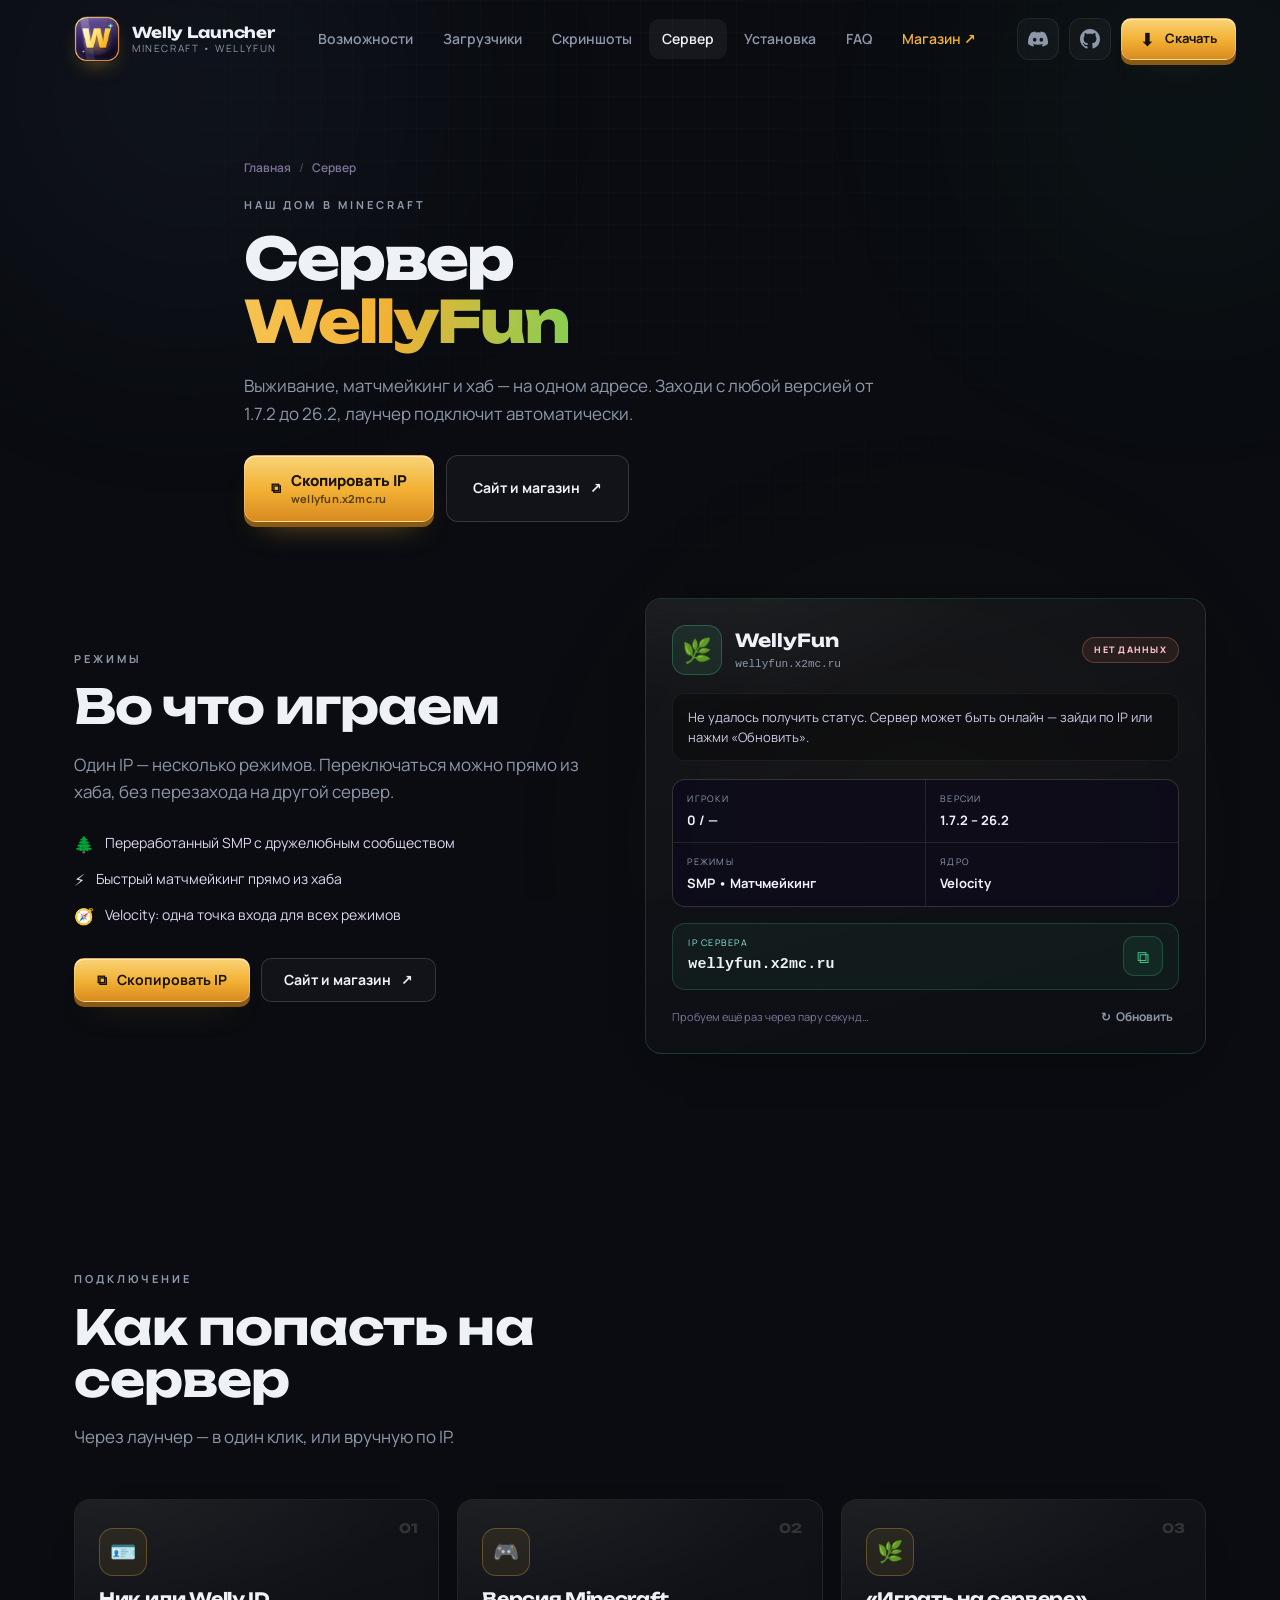
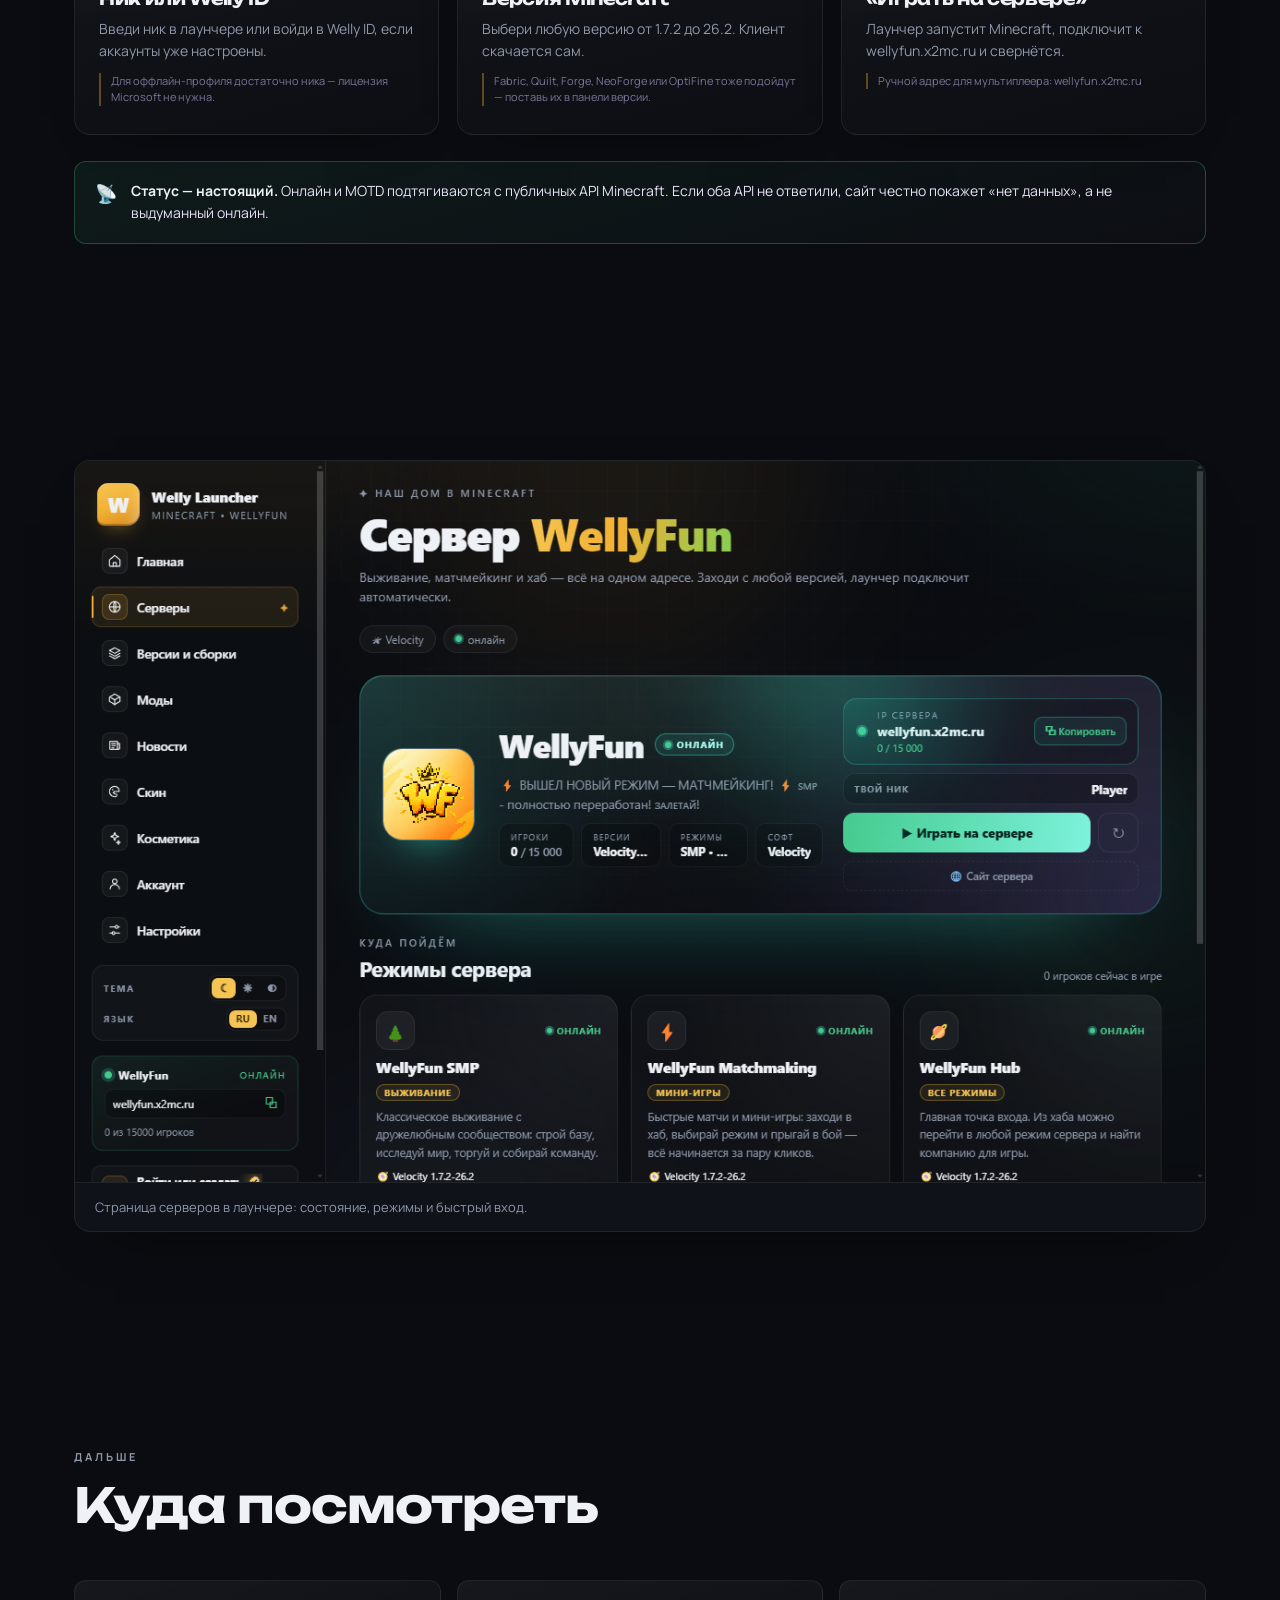
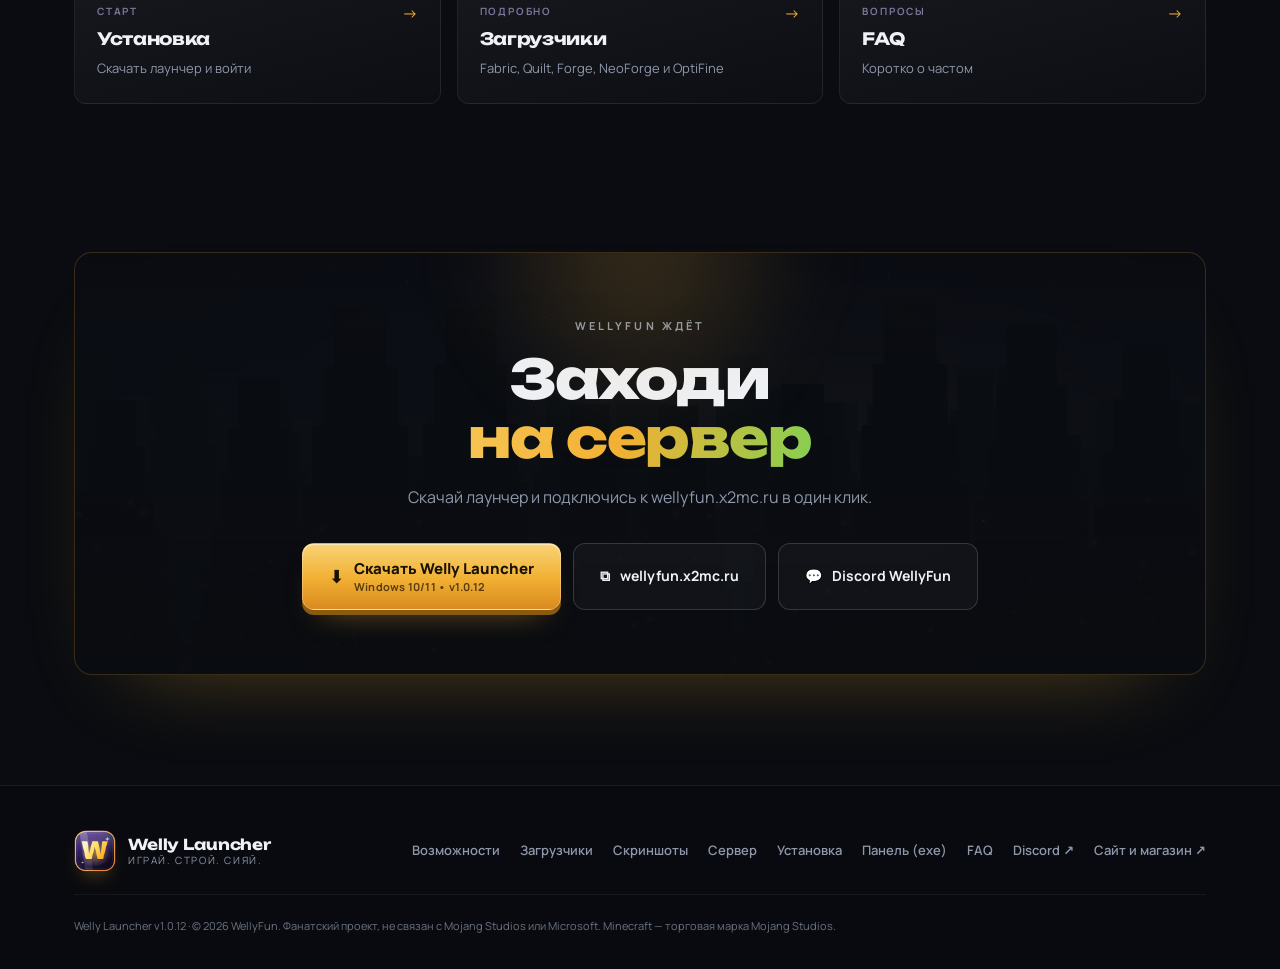
<file: server.html>
<!doctype html>
<html lang="ru">
  <head>
    <meta charset="utf-8" />
    <meta name="viewport" content="width=device-width, initial-scale=1" />
    <title>Сервер WellyFun — Minecraft от 1.7.2 до 26.2 | Welly Launcher</title>
    <meta
      name="description"
      content="Сервер WellyFun: выживание, матчмейкинг и хаб на wellyfun.x2mc.ru. Версии Minecraft с 1.7.2 по 26.2, ядро Velocity, живой статус онлайна и подключение в один клик из лаунчера."
    />
    <meta name="theme-color" content="#08070f" />
    <meta name="color-scheme" content="dark" />
    <link rel="canonical" href="https://abibaokak.github.io/welly-launcher/server.html" />

    <meta property="og:type" content="website" />
    <meta property="og:url" content="https://abibaokak.github.io/welly-launcher/server.html" />
    <meta property="og:title" content="Сервер WellyFun — выживание, матчмейкинг и хаб" />
    <meta
      property="og:description"
      content="wellyfun.x2mc.ru: версии 1.7.2–26.2, ядро Velocity, живой статус онлайна и вход из лаунчера."
    />
    <meta property="og:image" content="https://abibaokak.github.io/welly-launcher/assets/screenshots/servers.png" />
    <meta property="og:locale" content="ru_RU" />
    <meta name="twitter:card" content="summary_large_image" />

    <link rel="icon" href="assets/favicon.ico" sizes="any" />
    <link rel="icon" type="image/png" href="assets/logo.png" />
    <link rel="apple-touch-icon" href="assets/logo.png" />

    <link rel="preconnect" href="https://fonts.googleapis.com" />
    <link rel="preconnect" href="https://fonts.gstatic.com" crossorigin />
    <link
      href="https://fonts.googleapis.com/css2?family=Manrope:wght@400;500;600;700;800&family=Unbounded:wght@500;600;700;800&display=swap"
      rel="stylesheet"
    />

    <link rel="stylesheet" href="styles.css" />
  </head>
  <body>
    <a class="skip-link" href="#main">Перейти к содержимому</a>

    <div class="orbs" aria-hidden="true">
      <div class="orb orb--violet"></div>
      <div class="orb orb--cyan"></div>
      <div class="orb orb--gold"></div>
      <div class="grid-dots"></div>
    </div>

    <header class="site-header" id="top">
      <div class="container header__inner">
        <a class="brand" href="index.html" aria-label="Welly Launcher — на главную">
          <img class="brand__logo" src="assets/logo.png" alt="" width="46" height="46" />
          <span class="brand__text">
            <strong>Welly Launcher</strong>
            <small>Minecraft • WellyFun</small>
          </span>
        </a>

        <nav class="nav" id="nav" aria-label="Основная навигация">
          <a class="nav__link" href="features.html">Возможности</a>
          <a class="nav__link" href="loaders.html">Загрузчики</a>
          <a class="nav__link" href="screenshots.html">Скриншоты</a>
          <a class="nav__link" href="server.html">Сервер</a>
          <a class="nav__link" href="install.html">Установка</a>
          <a class="nav__link" href="faq.html">FAQ</a>
          <a
            class="nav__link nav__link--external"
            href="https://donatesmp.mydonate.io/"
            target="_blank"
            rel="noopener"
          >
            Магазин <span aria-hidden="true">↗</span>
          </a>
        </nav>

        <div class="header__actions">
          <a
            class="icon-link icon-link--discord"
            href="https://discord.gg/fJ5WTum4X"
            target="_blank"
            rel="noopener"
            aria-label="WellyFun в Discord"
            title="Discord WellyFun"
          >
            <svg viewBox="0 0 24 24" width="20" height="20" aria-hidden="true">
              <path
                fill="currentColor"
                d="M20.317 4.37a19.79 19.79 0 0 0-4.885-1.515.074.074 0 0 0-.079.037c-.21.375-.444.865-.608 1.25a18.27 18.27 0 0 0-5.487 0 12.64 12.64 0 0 0-.617-1.25.077.077 0 0 0-.079-.037A19.736 19.736 0 0 0 3.677 4.37a.07.07 0 0 0-.032.027C.533 9.046-.32 13.58.1 18.058a.082.082 0 0 0 .031.056 19.9 19.9 0 0 0 5.993 3.03.078.078 0 0 0 .084-.028 14.09 14.09 0 0 0 1.226-1.994.076.076 0 0 0-.041-.106 13.1 13.1 0 0 1-1.872-.892.077.077 0 0 1-.008-.128c.126-.094.252-.192.372-.291a.074.074 0 0 1 .077-.011c3.928 1.793 8.18 1.793 12.062 0a.074.074 0 0 1 .078.01c.12.098.246.197.373.292a.077.077 0 0 1-.006.127 12.3 12.3 0 0 1-1.873.892.077.077 0 0 0-.041.107c.36.698.772 1.362 1.225 1.993a.076.076 0 0 0 .084.028 19.84 19.84 0 0 0 6.002-3.03.077.077 0 0 0 .032-.054c.5-5.177-.838-9.674-3.549-13.66a.061.061 0 0 0-.031-.03zM8.02 15.33c-1.183 0-2.157-1.085-2.157-2.419 0-1.333.956-2.419 2.157-2.419 1.21 0 2.176 1.096 2.157 2.42 0 1.333-.956 2.418-2.157 2.418zm7.975 0c-1.183 0-2.157-1.085-2.157-2.419 0-1.333.955-2.419 2.157-2.419 1.21 0 2.176 1.096 2.157 2.42 0 1.333-.946 2.418-2.157 2.418z"
              />
            </svg>
          </a>
          <a
            class="icon-link"
            data-github
            href="https://github.com"
            target="_blank"
            rel="noopener"
            aria-label="Welly Launcher на GitHub"
          >
            <svg viewBox="0 0 16 16" width="20" height="20" aria-hidden="true">
              <path
                fill="currentColor"
                d="M8 0C3.58 0 0 3.58 0 8c0 3.54 2.29 6.53 5.47 7.59.4.07.55-.17.55-.38 0-.19-.01-.82-.01-1.49-2.01.37-2.53-.49-2.69-.94-.09-.23-.48-.94-.82-1.13-.28-.15-.68-.52-.01-.53.63-.01 1.08.58 1.23.82.72 1.21 1.87.87 2.33.66.07-.52.28-.87.51-1.07-1.78-.2-3.64-.89-3.64-3.95 0-.87.31-1.59.82-2.15-.08-.2-.36-1.02.08-2.12 0 0 .67-.21 2.2.82.64-.18 1.32-.27 2-.27.68 0 1.36.09 2 .27 1.53-1.04 2.2-.82 2.2-.82.44 1.1.16 1.92.08 2.12.51.56.82 1.27.82 2.15 0 3.07-1.87 3.75-3.65 3.95.29.25.54.73.54 1.48 0 1.07-.01 1.93-.01 2.2 0 .21.15.46.55.38A8.01 8.01 0 0 0 16 8c0-4.42-3.58-8-8-8Z"
              />
            </svg>
          </a>
          <a class="btn btn--gold btn--sm" data-download href="install.html">
            <span class="btn__icon" aria-hidden="true">⬇</span>
            Скачать
          </a>
          <button class="burger" id="burger" aria-label="Меню" aria-expanded="false" aria-controls="nav">
            <span></span><span></span><span></span>
          </button>
        </div>
      </div>
    </header>

    <main id="main">
      <section class="page-hero">
        <div class="container page-hero__inner">
          <nav class="crumbs" aria-label="Хлебные крошки">
            <a href="index.html">Главная</a>
            <span aria-hidden="true">/</span>
            <span>Сервер</span>
          </nav>
          <p class="eyebrow">Наш дом в Minecraft</p>
          <h1 class="page-hero__title">Сервер<br /><span class="gradient-text">WellyFun</span></h1>
          <p class="page-hero__lead">
            Выживание, матчмейкинг и хаб — на одном адресе. Заходи с любой версией
            от 1.7.2 до 26.2, лаунчер подключит автоматически.
          </p>
          <div class="page-hero__actions">
            <button class="btn btn--gold btn--lg copy-ip" data-ip="wellyfun.x2mc.ru" type="button">
              <span aria-hidden="true">⧉</span>
              <span class="btn__stack">
                <strong>Скопировать IP</strong>
                <small>wellyfun.x2mc.ru</small>
              </span>
            </button>
            <a class="btn btn--ghost btn--lg" href="https://donatesmp.mydonate.io/" target="_blank" rel="noopener">
              Сайт и магазин <span aria-hidden="true">↗</span>
            </a>
          </div>
        </div>
      </section>

      <section class="section section--after-hero section--server">
        <div class="container server">
          <div class="server__copy reveal">
            <p class="eyebrow">Режимы</p>
            <h2 class="section__title">Во что играем</h2>
            <p class="section__lead">
              Один IP — несколько режимов. Переключаться можно прямо из хаба,
              без перезахода на другой сервер.
            </p>

            <ul class="server__list">
              <li><span aria-hidden="true">🌲</span> Переработанный SMP с дружелюбным сообществом</li>
              <li><span aria-hidden="true">⚡</span> Быстрый матчмейкинг прямо из хаба</li>
              <li><span aria-hidden="true">🧭</span> Velocity: одна точка входа для всех режимов</li>
            </ul>

            <div class="server__actions">
              <button class="btn btn--gold copy-ip" data-ip="wellyfun.x2mc.ru" type="button">
                <span aria-hidden="true">⧉</span> Скопировать IP
              </button>
              <a class="btn btn--ghost" href="https://donatesmp.mydonate.io/" target="_blank" rel="noopener">
                Сайт и магазин <span aria-hidden="true">↗</span>
              </a>
            </div>
          </div>

          <div class="server-card card reveal" data-server-card>
            <div class="server-card__top">
              <span class="server-card__logo" aria-hidden="true">🌿</span>
              <div class="server-card__names">
                <strong>WellyFun</strong>
                <span class="server-card__addr">wellyfun.x2mc.ru</span>
              </div>
              <span class="badge" data-status-badge>Проверяем…</span>
            </div>

            <div class="server-card__motd" data-status-motd>
              Загружаем описание сервера…
            </div>

            <div class="server-card__grid">
              <div class="server-card__stat">
                <span>Игроки</span>
                <strong data-status-players>0 / —</strong>
              </div>
              <div class="server-card__stat">
                <span>Версии</span>
                <strong data-status-version>1.7.2 – 26.2</strong>
              </div>
              <div class="server-card__stat">
                <span>Режимы</span>
                <strong>SMP • Матчмейкинг</strong>
              </div>
              <div class="server-card__stat">
                <span>Ядро</span>
                <strong>Velocity</strong>
              </div>
            </div>

            <div class="server-card__ip">
              <div>
                <span class="server-card__ip-label">IP сервера</span>
                <code>wellyfun.x2mc.ru</code>
              </div>
              <button class="icon-btn copy-ip" data-ip="wellyfun.x2mc.ru" type="button" aria-label="Скопировать IP сервера">
                ⧉
              </button>
            </div>

            <div class="server-card__foot">
              <span class="server-card__updated" data-status-updated>Статус обновляется автоматически</span>
              <button class="link-btn" id="status-refresh" type="button">
                <span aria-hidden="true">↻</span> Обновить
              </button>
            </div>
          </div>
        </div>
      </section>

      <section class="section">
        <div class="container">
          <div class="section__head reveal">
            <p class="eyebrow">Подключение</p>
            <h2 class="section__title">Как попасть на сервер</h2>
            <p class="section__lead">Через лаунчер — в один клик, или вручную по IP.</p>
          </div>

          <ol class="steps">
            <li class="card step reveal">
              <span class="step__num">01</span>
              <span class="step__icon" aria-hidden="true">🪪</span>
              <h3>Ник или Welly ID</h3>
              <p>Введи ник в лаунчере или войди в Welly ID, если аккаунты уже настроены.</p>
              <span class="step__note">Для оффлайн-профиля достаточно ника — лицензия Microsoft не нужна.</span>
            </li>

            <li class="card step reveal">
              <span class="step__num">02</span>
              <span class="step__icon" aria-hidden="true">🎮</span>
              <h3>Версия Minecraft</h3>
              <p>Выбери любую версию от 1.7.2 до 26.2. Клиент скачается сам.</p>
              <span class="step__note">Fabric, Quilt, Forge, NeoForge или OptiFine тоже подойдут — поставь их в панели версии.</span>
            </li>

            <li class="card step reveal">
              <span class="step__num">03</span>
              <span class="step__icon" aria-hidden="true">🌿</span>
              <h3>«Играть на сервере»</h3>
              <p>Лаунчер запустит Minecraft, подключит к wellyfun.x2mc.ru и свернётся.</p>
              <span class="step__note">Ручной адрес для мультиплеера: wellyfun.x2mc.ru</span>
            </li>
          </ol>

          <div class="callout-stack callout-stack--spaced reveal">
            <div class="callout callout--cyan">
              <span class="callout__icon" aria-hidden="true">📡</span>
              <div>
                <strong>Статус — настоящий.</strong> Онлайн и MOTD подтягиваются с
                публичных API Minecraft. Если оба API не ответили, сайт честно
                покажет «нет данных», а не выдуманный онлайн.
              </div>
            </div>
          </div>
        </div>
      </section>

      <section class="section">
        <div class="container">
          <figure class="figure-card reveal">
            <img
              src="assets/screenshots/servers.png"
              alt="Страница серверов WellyFun в Welly Launcher"
              loading="lazy"
              width="1224"
              height="781"
            />
            <figcaption>Страница серверов в лаунчере: состояние, режимы и быстрый вход.</figcaption>
          </figure>
        </div>
      </section>

      <section class="section">
        <div class="container">
          <div class="section__head reveal">
            <p class="eyebrow">Дальше</p>
            <h2 class="section__title">Куда посмотреть</h2>
          </div>
          <div class="next-links">
            <a class="next-link reveal" href="install.html">
              <span>Старт</span>
              <strong>Установка</strong>
              <em>Скачать лаунчер и войти</em>
            </a>
            <a class="next-link reveal" href="loaders.html">
              <span>Подробно</span>
              <strong>Загрузчики</strong>
              <em>Fabric, Quilt, Forge, NeoForge и OptiFine</em>
            </a>
            <a class="next-link reveal" href="faq.html">
              <span>Вопросы</span>
              <strong>FAQ</strong>
              <em>Коротко о частом</em>
            </a>
          </div>
        </div>
      </section>

      <section class="cta">
        <div class="container">
          <div class="cta__panel reveal">
            <div class="cta__glow" aria-hidden="true"></div>
            <p class="eyebrow">WellyFun ждёт</p>
            <h2 class="cta__title">Заходи<br /><span class="gradient-text">на сервер</span></h2>
            <p class="cta__lead">Скачай лаунчер и подключись к wellyfun.x2mc.ru в один клик.</p>
            <div class="cta__actions">
              <a class="btn btn--gold btn--lg" data-download href="install.html">
                <span class="btn__icon" aria-hidden="true">⬇</span>
                <span class="btn__stack">
                  <strong>Скачать Welly Launcher</strong>
                  <small>Windows 10/11 • v1.0.12</small>
                </span>
              </a>
              <button class="btn btn--ghost btn--lg copy-ip" data-ip="wellyfun.x2mc.ru" type="button">
                <span aria-hidden="true">⧉</span> wellyfun.x2mc.ru
              </button>
              <a
                class="btn btn--ghost btn--lg"
                href="https://discord.gg/fJ5WTum4X"
                target="_blank"
                rel="noopener"
              >
                <span aria-hidden="true">💬</span> Discord WellyFun
              </a>
            </div>
          </div>
        </div>
      </section>
    </main>

    <footer class="site-footer">
      <div class="container footer__inner">
        <div class="brand brand--footer">
          <img class="brand__logo" src="assets/logo.png" alt="" width="42" height="42" loading="lazy" />
          <span class="brand__text">
            <strong>Welly Launcher</strong>
            <small>Играй. Строй. Сияй.</small>
          </span>
        </div>

        <nav class="footer__links" aria-label="Ссылки в подвале">
          <a href="features.html">Возможности</a>
          <a href="loaders.html">Загрузчики</a>
          <a href="screenshots.html">Скриншоты</a>
          <a href="server.html">Сервер</a>
          <a href="install.html">Установка</a>
          <a href="admin/">Панель (exe)</a>
          <a href="faq.html">FAQ</a>
          <a href="https://discord.gg/fJ5WTum4X" target="_blank" rel="noopener">Discord ↗</a>
          <a href="https://donatesmp.mydonate.io/" target="_blank" rel="noopener">Сайт и магазин ↗</a>
        </nav>

        <p class="footer__legal">
          Welly Launcher v1.0.12 · © <span id="year">2026</span> WellyFun. Фанатский проект,
          не связан с Mojang Studios или Microsoft. Minecraft — торговая марка Mojang Studios.
        </p>
      </div>
    </footer>

    <div class="toast" id="toast" role="status" aria-live="polite"></div>

    <script src="script.js" defer></script>
  </body>
</html>
</file>
<file: styles.css>
/* ==========================================================================
   Welly Launcher — landing page
   ========================================================================== */

:root {
  --bg: #0a0c11;
  --bg-2: #0f1218;
  --panel: rgba(20, 24, 32, 0.74);
  --panel-strong: #141821;
  --border: rgba(255, 255, 255, 0.075);
  --border-strong: rgba(255, 255, 255, 0.15);
  --text: #eef1f6;
  --muted: #8e98aa;
  --gold: #f2b134;
  --gold-2: #d98a1f;
  --yellow: #f6c453;
  --pink: #d9795a;
  --violet: #6f8fbf;
  --cyan: #46c98b;
  --lime: #86cf52;
  --blue: #5aa7e0;
  --radius: 16px;
  --radius-sm: 12px;
  --shadow: 0 24px 60px -40px rgba(0, 0, 0, 0.9);
  --container: 1180px;
  --header-h: 78px;
  --font-body: 'Manrope', 'Segoe UI', system-ui, -apple-system, sans-serif;
  --font-display: 'Unbounded', 'Manrope', 'Segoe UI', system-ui, sans-serif;
}

*,
*::before,
*::after {
  box-sizing: border-box;
}

html {
  scroll-behavior: smooth;
  scroll-padding-top: calc(var(--header-h) + 16px);
}

body {
  margin: 0;
  min-height: 100vh;
  overflow-x: hidden;
  color: var(--text);
  font-family: var(--font-body);
  font-size: 16px;
  line-height: 1.6;
  -webkit-font-smoothing: antialiased;
  background:
    radial-gradient(760px 460px at 6% -14%, rgba(242, 177, 52, 0.1), transparent 62%),
    radial-gradient(680px 420px at 100% -6%, rgba(70, 201, 139, 0.07), transparent 60%),
    var(--bg);
}

body.is-locked {
  overflow: hidden;
}

img {
  display: block;
  max-width: 100%;
  height: auto;
}

a {
  color: inherit;
  text-decoration: none;
}

button {
  font: inherit;
  color: inherit;
  border: 0;
  background: none;
  cursor: pointer;
}

h1,
h2,
h3 {
  margin: 0;
  font-family: var(--font-display);
  font-weight: 700;
  line-height: 1.08;
  letter-spacing: -0.02em;
}

p {
  margin: 0;
}

ul,
ol,
dl,
dd {
  margin: 0;
  padding: 0;
}

li {
  list-style: none;
}

code {
  font-family: 'Cascadia Code', 'Consolas', monospace;
}

::selection {
  background: rgba(242, 177, 52, 0.35);
  color: #fff;
}

:focus-visible {
  outline: 2px solid rgba(242, 177, 52, 0.8);
  outline-offset: 3px;
  border-radius: 6px;
}

.skip-link {
  position: fixed;
  top: -100px;
  left: 16px;
  z-index: 200;
  padding: 10px 18px;
  border-radius: 10px;
  background: var(--gold);
  color: #1a1200;
  font-weight: 700;
  transition: top 160ms ease;
}

.skip-link:focus {
  top: 16px;
}

/* ---------- Background ---------- */

.orbs {
  position: fixed;
  inset: 0;
  z-index: 0;
  overflow: hidden;
  pointer-events: none;
}

.orb {
  position: absolute;
  border-radius: 50%;
  filter: blur(100px);
  opacity: 0.2;
}

.orb--violet {
  top: -300px;
  left: -200px;
  width: 780px;
  height: 780px;
  background: radial-gradient(circle, rgba(111, 143, 191, 0.4), transparent 65%);
}

.orb--cyan {
  top: -240px;
  right: -260px;
  width: 700px;
  height: 700px;
  background: radial-gradient(circle, rgba(70, 201, 139, 0.3), transparent 65%);
}

.orb--gold {
  bottom: -380px;
  left: 38%;
  width: 880px;
  height: 880px;
  background: radial-gradient(circle, rgba(242, 177, 52, 0.22), transparent 65%);
}

.grid-dots {
  position: absolute;
  inset: 0;
  background-image:
    linear-gradient(rgba(255, 255, 255, 0.028) 1px, transparent 1px),
    linear-gradient(90deg, rgba(255, 255, 255, 0.028) 1px, transparent 1px);
  background-size: 32px 32px;
  -webkit-mask-image: radial-gradient(circle at 50% 12%, #000 0%, transparent 68%);
  mask-image: radial-gradient(circle at 50% 12%, #000 0%, transparent 68%);
  opacity: 0.7;
}

/* ---------- Layout ---------- */

.container {
  width: 100%;
  max-width: var(--container);
  margin: 0 auto;
  padding: 0 24px;
  position: relative;
  z-index: 1;
}

.section {
  padding: 108px 0;
  position: relative;
}

.section__head {
  max-width: 640px;
  margin-bottom: 48px;
}

.section__head--row {
  display: flex;
  align-items: flex-end;
  justify-content: space-between;
  gap: 32px;
  max-width: none;
}

.section__title {
  margin-top: 14px;
  font-size: clamp(30px, 4.2vw, 48px);
}

.section__lead {
  margin-top: 18px;
  color: var(--muted);
  font-size: 17px;
  max-width: 560px;
}

.eyebrow {
  font-size: 11px;
  font-weight: 700;
  letter-spacing: 0.28em;
  text-transform: uppercase;
  color: var(--muted);
}

.gradient-text {
  background: linear-gradient(100deg, var(--yellow) 0%, var(--gold) 38%, var(--gold-2) 64%, var(--pink) 100%);
  -webkit-background-clip: text;
  background-clip: text;
  color: transparent;
}

.hint {
  color: #7d759a;
  font-size: 13px;
  white-space: nowrap;
  padding-bottom: 8px;
}

/* ---------- Header ---------- */

.site-header {
  position: sticky;
  top: 0;
  z-index: 80;
  border-bottom: 1px solid transparent;
  transition: background 220ms ease, border-color 220ms ease, backdrop-filter 220ms ease;
}

.site-header.is-scrolled {
  background: rgba(10, 12, 17, 0.82);
  border-bottom-color: var(--border);
  backdrop-filter: blur(18px);
  -webkit-backdrop-filter: blur(18px);
}

.header__inner {
  height: var(--header-h);
  display: flex;
  align-items: center;
  gap: 28px;
}

.brand {
  display: flex;
  align-items: center;
  gap: 12px;
  flex-shrink: 0;
}

.brand__logo {
  width: 46px;
  height: 46px;
  border-radius: 12px;
  object-fit: cover;
  box-shadow: 0 10px 22px -12px rgba(242, 177, 52, 0.7);
}

.brand__text {
  display: flex;
  flex-direction: column;
  line-height: 1.2;
}

.brand__text strong {
  font-family: var(--font-display);
  font-size: 15px;
  font-weight: 700;
  letter-spacing: -0.01em;
}

.brand__text small {
  font-size: 10px;
  letter-spacing: 0.16em;
  text-transform: uppercase;
  color: var(--muted);
}

.nav {
  display: flex;
  align-items: center;
  gap: 4px;
  margin-left: auto;
}

.nav__link {
  padding: 9px 13px;
  border-radius: 10px;
  font-size: 14px;
  font-weight: 600;
  white-space: nowrap;
  color: var(--muted);
  transition: color 160ms ease, background 160ms ease;
}

.nav__link:hover,
.nav__link.is-active {
  color: var(--text);
  background: rgba(255, 255, 255, 0.05);
}

.nav__link--external {
  color: var(--gold);
}

.nav__link--external:hover {
  color: var(--yellow);
  background: rgba(242, 177, 52, 0.12);
}

.header__actions {
  display: flex;
  align-items: center;
  gap: 10px;
}

.icon-link {
  width: 42px;
  height: 42px;
  display: grid;
  place-items: center;
  border-radius: 12px;
  border: 1px solid var(--border);
  background: rgba(255, 255, 255, 0.03);
  color: var(--muted);
  transition: color 160ms ease, border-color 160ms ease, transform 160ms ease;
}

.icon-link:hover {
  color: var(--text);
  border-color: var(--border-strong);
  transform: translateY(-1px);
}

.icon-link--discord:hover {
  color: #b3b8ff;
  border-color: rgba(88, 101, 242, 0.6);
  background: rgba(88, 101, 242, 0.12);
}

.burger {
  display: none;
  width: 42px;
  height: 42px;
  border-radius: 12px;
  border: 1px solid var(--border);
  background: rgba(255, 255, 255, 0.03);
  padding: 11px 10px;
  flex-direction: column;
  justify-content: space-between;
}

.burger span {
  display: block;
  height: 2px;
  border-radius: 2px;
  background: var(--text);
  transition: transform 200ms ease, opacity 160ms ease;
}

.burger[aria-expanded='true'] span:nth-child(1) {
  transform: translateY(8px) rotate(45deg);
}

.burger[aria-expanded='true'] span:nth-child(2) {
  opacity: 0;
}

.burger[aria-expanded='true'] span:nth-child(3) {
  transform: translateY(-8px) rotate(-45deg);
}

/* ---------- Buttons ---------- */

.btn {
  position: relative;
  display: inline-flex;
  align-items: center;
  justify-content: center;
  gap: 10px;
  padding: 13px 22px;
  border-radius: 10px;
  font-weight: 700;
  font-size: 14px;
  line-height: 1.2;
  border: 1px solid transparent;
  white-space: nowrap;
  transition: transform 170ms ease, box-shadow 170ms ease, border-color 170ms ease,
    background 170ms ease;
}

.btn--sm {
  padding: 11px 18px;
  font-size: 13px;
}

.btn--lg {
  padding: 16px 26px;
  border-radius: 12px;
}

.btn--gold {
  color: #1a1200;
  background: linear-gradient(180deg, #f9d377 0%, var(--gold) 52%, var(--gold-2) 100%);
  border-color: rgba(255, 255, 255, 0.25);
  box-shadow:
    0 5px 0 #8a5a11,
    0 18px 32px -20px rgba(242, 177, 52, 0.6),
    inset 0 1px 0 rgba(255, 255, 255, 0.5);
}

.btn--gold:hover {
  transform: translateY(-2px);
  box-shadow:
    0 7px 0 #8a5a11,
    0 22px 38px -20px rgba(242, 177, 52, 0.65),
    inset 0 1px 0 rgba(255, 255, 255, 0.5);
}

.btn--gold:active {
  transform: translateY(3px);
  box-shadow:
    0 2px 0 #8a5a11,
    inset 0 1px 0 rgba(255, 255, 255, 0.4);
}

.btn--ghost {
  color: var(--text);
  background: rgba(255, 255, 255, 0.03);
  border-color: var(--border-strong);
}

.btn--ghost:hover {
  transform: translateY(-2px);
  border-color: rgba(242, 177, 52, 0.4);
  background: rgba(242, 177, 52, 0.06);
}

.btn__icon {
  font-size: 18px;
  line-height: 1;
}

.btn__stack {
  display: flex;
  flex-direction: column;
  align-items: flex-start;
  gap: 2px;
  text-align: left;
}

.btn__stack strong {
  font-size: 15px;
  font-weight: 800;
}

.btn__stack small {
  font-size: 11px;
  font-weight: 700;
  letter-spacing: 0.02em;
  opacity: 0.7;
}

.btn--ghost .btn__stack small {
  text-transform: uppercase;
  letter-spacing: 0.14em;
  font-size: 9px;
  opacity: 0.65;
}

.copy-ip__icon {
  font-size: 17px;
  opacity: 0.75;
  margin-left: 6px;
}

.icon-btn {
  width: 40px;
  height: 40px;
  border-radius: 11px;
  display: grid;
  place-items: center;
  border: 1px solid rgba(70, 201, 139, 0.25);
  background: rgba(70, 201, 139, 0.08);
  color: var(--cyan);
  font-size: 17px;
  transition: background 160ms ease, transform 160ms ease;
}

.icon-btn:hover {
  background: rgba(70, 201, 139, 0.16);
  transform: translateY(-1px);
}

.link-btn {
  display: inline-flex;
  align-items: center;
  gap: 5px;
  font-size: 12px;
  font-weight: 700;
  color: var(--muted);
  transition: color 160ms ease;
}

.link-btn:hover {
  color: var(--gold);
}

.link-arrow {
  display: inline-flex;
  align-items: center;
  gap: 6px;
  font-weight: 700;
  font-size: 14px;
  color: var(--gold);
}

.link-arrow span {
  transition: transform 160ms ease;
}

.link-arrow:hover span {
  transform: translateX(4px);
}

/* ---------- Hero ---------- */

.hero {
  position: relative;
  padding: calc(64px + var(--header-h) * 0.25) 0 96px;
}

.hero__inner {
  display: grid;
  grid-template-columns: 1.02fr 1fr;
  align-items: center;
  gap: 56px;
}

.hero__copy {
  max-width: 560px;
}

.status-pill {
  display: inline-flex;
  align-items: center;
  gap: 9px;
  padding: 7px 14px 7px 11px;
  border-radius: 999px;
  border: 1px solid rgba(70, 201, 139, 0.24);
  background: rgba(70, 201, 139, 0.07);
  font-size: 12px;
  font-weight: 600;
  color: #b8f6ee;
}

.status-pill__dot {
  width: 8px;
  height: 8px;
  border-radius: 50%;
  background: #6d6885;
  flex-shrink: 0;
}

.status-pill.is-online {
  border-color: rgba(70, 201, 139, 0.4);
  background: rgba(70, 201, 139, 0.1);
}

.status-pill.is-online .status-pill__dot {
  background: var(--cyan);
  animation: pulse-dot 2.2s ease-in-out infinite;
}

.status-pill.is-offline {
  border-color: rgba(217, 121, 90, 0.3);
  background: rgba(217, 121, 90, 0.08);
  color: #ffc2d2;
}

.status-pill.is-offline .status-pill__dot {
  background: var(--pink);
}

.hero__copy .eyebrow {
  margin-top: 26px;
}

.hero__title {
  margin-top: 16px;
  font-size: clamp(44px, 6.4vw, 76px);
  font-weight: 800;
  letter-spacing: -0.04em;
}

.hero__lead {
  margin-top: 22px;
  font-size: 17px;
  color: var(--muted);
  max-width: 500px;
}

.hero__lead strong {
  color: var(--text);
}

.hero__actions {
  display: flex;
  flex-wrap: wrap;
  gap: 12px;
  margin-top: 30px;
}

.hero__stats {
  display: flex;
  gap: 34px;
  margin-top: 34px;
  padding-top: 26px;
  border-top: 1px solid var(--border);
  max-width: 500px;
}

.hero__stat {
  display: flex;
  flex-direction: column-reverse;
  gap: 2px;
}

.hero__stat dt {
  font-size: 11px;
  letter-spacing: 0.14em;
  text-transform: uppercase;
  color: var(--muted);
}

.hero__stat dd {
  font-family: var(--font-display);
  font-size: 21px;
  font-weight: 700;
  letter-spacing: -0.02em;
}

.hero__versions {
  display: flex;
  flex-wrap: wrap;
  align-items: center;
  gap: 6px;
  margin-top: 26px;
  font-size: 12px;
  color: var(--muted);
}

.hero__versions span {
  margin-right: 4px;
}

.hero__versions a {
  padding: 4px 9px;
  border-radius: 7px;
  border: 1px solid var(--border);
  background: rgba(255, 255, 255, 0.03);
  font-family: 'Cascadia Code', 'Consolas', monospace;
  font-size: 11px;
  color: #d9d3f0;
  transition: border-color 160ms ease, color 160ms ease;
}

.hero__versions a:hover {
  border-color: rgba(242, 177, 52, 0.45);
  color: var(--yellow);
}

/* Hero visual */

.hero__visual {
  position: relative;
  padding: 10px 0;
}

.mockup {
  position: relative;
  border-radius: 22px;
  border: 1px solid rgba(255, 255, 255, 0.16);
  background: linear-gradient(160deg, rgba(255, 255, 255, 0.09), rgba(255, 255, 255, 0.02));
  box-shadow: 0 60px 120px -50px rgba(0, 0, 0, 0.95),
    0 0 0 1px rgba(242, 177, 52, 0.07),
    0 0 90px -30px rgba(111, 143, 191, 0.5);
  overflow: hidden;
  transform: rotate(-0.8deg);
  transition: transform 400ms ease, box-shadow 400ms ease;
}

.mockup:hover {
  transform: rotate(0) translateY(-4px);
  box-shadow: 0 70px 130px -50px rgba(0, 0, 0, 1),
    0 0 0 1px rgba(242, 177, 52, 0.14),
    0 0 110px -26px rgba(111, 143, 191, 0.62);
}

.mockup__bar {
  display: flex;
  align-items: center;
  gap: 7px;
  height: 40px;
  padding: 0 14px;
  background: rgba(10, 12, 17, 0.85);
  border-bottom: 1px solid var(--border);
}

.mockup__dot {
  width: 9px;
  height: 9px;
  border-radius: 50%;
}

.mockup__dot--red {
  background: #ff5f57;
}

.mockup__dot--yellow {
  background: #febc2e;
}

.mockup__dot--green {
  background: #28c840;
}

.mockup__title {
  margin-left: 10px;
  font-size: 11px;
  font-weight: 600;
  letter-spacing: 0.04em;
  color: #8b84a8;
}

.mockup__img {
  width: 100%;
  aspect-ratio: 1224 / 781;
  object-fit: cover;
}

.float-card {
  position: absolute;
  display: flex;
  flex-direction: column;
  gap: 2px;
  padding: 12px 16px;
  border-radius: 15px;
  border: 1px solid rgba(255, 255, 255, 0.16);
  background: rgba(15, 18, 24, 0.88);
  backdrop-filter: blur(16px);
  -webkit-backdrop-filter: blur(16px);
  box-shadow: 0 24px 50px -24px rgba(0, 0, 0, 0.95);
  z-index: 2;
}

.float-card--status {
  top: -18px;
  right: -14px;
  border-color: rgba(70, 201, 139, 0.3);
  background: linear-gradient(160deg, rgba(70, 201, 139, 0.14), rgba(15, 18, 24, 0.92) 55%);
  animation: floaty 7s ease-in-out infinite;
}

.float-card__label {
  font-size: 9px;
  letter-spacing: 0.16em;
  text-transform: uppercase;
  color: #9df3e7;
}

.float-card__value {
  font-family: var(--font-display);
  font-size: 15px;
  font-weight: 700;
  letter-spacing: -0.01em;
}

.float-card__hint {
  font-size: 11px;
  color: var(--muted);
}

.float-card--versions {
  left: -26px;
  bottom: -20px;
  flex-direction: row;
  align-items: center;
  gap: 11px;
  border-color: rgba(242, 177, 52, 0.28);
  background: linear-gradient(160deg, rgba(242, 177, 52, 0.14), rgba(15, 18, 24, 0.92) 60%);
  animation: floaty 8s ease-in-out infinite reverse;
}

.float-card__emoji {
  font-size: 21px;
}

/* ---------- Cards & features ---------- */

.card {
  position: relative;
  border-radius: var(--radius);
  border: 1px solid var(--border);
  background: linear-gradient(165deg, rgba(255, 255, 255, 0.055), rgba(255, 255, 255, 0.014));
  box-shadow: var(--shadow);
  overflow: hidden;
}

.card::before {
  content: '';
  position: absolute;
  inset: 0;
  border-radius: inherit;
  background: radial-gradient(420px 220px at 12% -10%, rgba(255, 255, 255, 0.07), transparent 70%);
  pointer-events: none;
}

.features {
  display: grid;
  grid-template-columns: repeat(3, 1fr);
  gap: 18px;
}

.feature {
  padding: 26px 24px 28px;
  transition: transform 220ms ease, border-color 220ms ease, background 220ms ease;
}

.feature:hover {
  transform: translateY(-4px);
  border-color: rgba(242, 177, 52, 0.28);
}

.feature__icon {
  width: 48px;
  height: 48px;
  display: grid;
  place-items: center;
  font-size: 21px;
  border-radius: 14px;
  border: 1px solid var(--border);
  background: rgba(255, 255, 255, 0.06);
  margin-bottom: 18px;
}

.feature__icon--violet {
  box-shadow: 0 0 26px -6px rgba(111, 143, 191, 0.55);
  border-color: rgba(111, 143, 191, 0.35);
}

.feature__icon--gold {
  box-shadow: 0 0 26px -6px rgba(242, 177, 52, 0.55);
  border-color: rgba(242, 177, 52, 0.35);
}

.feature__icon--cyan {
  box-shadow: 0 0 26px -6px rgba(70, 201, 139, 0.5);
  border-color: rgba(70, 201, 139, 0.3);
}

.feature__icon--pink {
  box-shadow: 0 0 26px -6px rgba(217, 121, 90, 0.5);
  border-color: rgba(217, 121, 90, 0.3);
}

.feature__icon--blue {
  box-shadow: 0 0 26px -6px rgba(89, 182, 255, 0.5);
  border-color: rgba(89, 182, 255, 0.3);
}

.feature__icon--lime {
  box-shadow: 0 0 26px -6px rgba(134, 207, 82, 0.45);
  border-color: rgba(134, 207, 82, 0.3);
}

.feature h3 {
  font-size: 18px;
  margin-bottom: 9px;
}

.feature p {
  color: var(--muted);
  font-size: 14px;
}

.feature__tag {
  position: absolute;
  top: 20px;
  right: 20px;
  z-index: 2;
  padding: 4px 9px;
  border-radius: 999px;
  border: 1px solid rgba(242, 177, 52, 0.36);
  background: rgba(242, 177, 52, 0.12);
  color: var(--gold);
  font-size: 10px;
  font-weight: 700;
  line-height: 1.4;
  letter-spacing: 0.12em;
  text-transform: uppercase;
}

.feature--accent {
  border-color: rgba(70, 201, 139, 0.3);
  box-shadow: var(--shadow), inset 0 0 70px -34px rgba(70, 201, 139, 0.6);
}

.feature--accent:hover {
  border-color: rgba(70, 201, 139, 0.5);
}

/* ---------- What's new ---------- */

.section--new {
  padding-top: 40px;
}

.version-badge {
  display: inline-flex;
  align-items: center;
  gap: 8px;
  padding: 8px 14px;
  border-radius: 999px;
  border: 1px solid rgba(242, 177, 52, 0.32);
  background: rgba(242, 177, 52, 0.1);
  color: var(--gold);
  font-family: var(--font-display);
  font-size: 12px;
  font-weight: 700;
  letter-spacing: 0.08em;
  white-space: nowrap;
}

.version-badge::before {
  content: '';
  width: 7px;
  height: 7px;
  border-radius: 50%;
  background: var(--gold);
  box-shadow: 0 0 12px var(--gold);
}

.new-grid {
  display: grid;
  grid-template-columns: repeat(3, 1fr);
  gap: 18px;
}

.new-card {
  display: flex;
  flex-direction: column;
  transition: transform 220ms ease, border-color 220ms ease;
}

.new-card:hover {
  transform: translateY(-4px);
  border-color: rgba(242, 177, 52, 0.28);
}

.new-card__media {
  position: relative;
  flex: none;
  border-bottom: 1px solid var(--border);
  background: var(--bg-2);
}

.new-card__media img {
  width: 100%;
  aspect-ratio: 1224 / 781;
  object-fit: cover;
}

.new-card__badge {
  position: absolute;
  top: 12px;
  left: 12px;
  padding: 4px 10px;
  border-radius: 999px;
  border: 1px solid rgba(255, 255, 255, 0.2);
  background: rgba(10, 12, 17, 0.72);
  backdrop-filter: blur(8px);
  font-size: 10px;
  font-weight: 700;
  letter-spacing: 0.14em;
  text-transform: uppercase;
}

.new-card__body {
  display: flex;
  flex: 1;
  flex-direction: column;
  gap: 10px;
  padding: 22px 22px 26px;
}

.new-card__body h3 {
  font-size: 18px;
}

.new-card__body p {
  color: var(--muted);
  font-size: 14px;
}

.new-card__list {
  display: flex;
  flex-direction: column;
  gap: 7px;
  margin-top: auto;
  padding-top: 6px;
  color: var(--muted);
  font-size: 13px;
}

.new-card__list li {
  position: relative;
  padding-left: 18px;
}

.new-card__list li::before {
  content: '✦';
  position: absolute;
  top: 0;
  left: 0;
  color: var(--gold);
  font-size: 11px;
}

/* ---------- Gallery ---------- */

.section--screens {
  padding-top: 40px;
}

.gallery {
  display: grid;
  grid-template-columns: repeat(2, 1fr);
  gap: 22px;
}

.shot {
  margin: 0;
  opacity: 1;
}

.shot--wide {
  grid-column: 1 / -1;
}

.shot__btn {
  position: relative;
  display: block;
  width: 100%;
  padding: 0;
  border-radius: var(--radius);
  border: 1px solid var(--border);
  background: rgba(255, 255, 255, 0.03);
  overflow: hidden;
  text-align: left;
  transition: border-color 220ms ease, transform 220ms ease, box-shadow 220ms ease;
}

.shot__btn::after {
  content: '';
  position: absolute;
  inset: 0;
  background: linear-gradient(180deg, transparent 62%, rgba(10, 12, 17, 0.55));
  opacity: 0;
  transition: opacity 220ms ease;
  pointer-events: none;
}

.shot__btn:hover {
  border-color: rgba(242, 177, 52, 0.4);
  transform: translateY(-3px);
  box-shadow: 0 30px 60px -30px rgba(0, 0, 0, 0.9);
}

.shot__btn:hover::after {
  opacity: 1;
}

.shot__btn img {
  width: 100%;
  aspect-ratio: 1224 / 781;
  object-fit: cover;
  transition: transform 500ms ease;
}

.shot__btn:hover img {
  transform: scale(1.015);
}

.shot__zoom {
  position: absolute;
  right: 14px;
  bottom: 14px;
  z-index: 2;
  width: 36px;
  height: 36px;
  display: grid;
  place-items: center;
  border-radius: 10px;
  border: 1px solid rgba(255, 255, 255, 0.2);
  background: rgba(10, 12, 17, 0.72);
  backdrop-filter: blur(8px);
  font-size: 15px;
  color: var(--gold);
  opacity: 0;
  transform: translateY(6px);
  transition: opacity 200ms ease, transform 200ms ease;
}

.shot__btn:hover .shot__zoom,
.shot__btn:focus-visible .shot__zoom {
  opacity: 1;
  transform: translateY(0);
}

.shot figcaption {
  margin-top: 11px;
  font-size: 13px;
  font-weight: 600;
  color: var(--muted);
}

/* ---------- Server ---------- */

.section--server {
  padding-top: 60px;
}

.server {
  display: grid;
  grid-template-columns: 0.95fr 1.05fr;
  gap: 64px;
  align-items: center;
}

.server__list {
  display: flex;
  flex-direction: column;
  gap: 12px;
  margin-top: 26px;
}

.server__list li {
  display: flex;
  align-items: flex-start;
  gap: 11px;
  font-size: 14px;
  color: #ddd7f0;
}

.server__list span {
  font-size: 16px;
  line-height: 1.5;
}

.server__actions {
  display: flex;
  flex-wrap: wrap;
  gap: 11px;
  margin-top: 30px;
}

.server-card {
  padding: 26px;
  border-color: rgba(70, 201, 139, 0.2);
  background: linear-gradient(165deg, rgba(70, 201, 139, 0.09), rgba(255, 255, 255, 0.02) 42%),
    linear-gradient(165deg, rgba(255, 255, 255, 0.04), rgba(255, 255, 255, 0.01));
}

.server-card__top {
  display: flex;
  align-items: center;
  gap: 13px;
}

.server-card__logo {
  width: 50px;
  height: 50px;
  display: grid;
  place-items: center;
  font-size: 24px;
  border-radius: 14px;
  border: 1px solid rgba(70, 201, 139, 0.3);
  background: rgba(70, 201, 139, 0.1);
  flex-shrink: 0;
}

.server-card__names {
  display: flex;
  flex-direction: column;
  gap: 1px;
  min-width: 0;
}

.server-card__names strong {
  font-family: var(--font-display);
  font-size: 18px;
  font-weight: 700;
}

.server-card__addr {
  font-family: 'Cascadia Code', 'Consolas', monospace;
  font-size: 11px;
  color: var(--muted);
}

.badge {
  margin-left: auto;
  padding: 5px 11px;
  border-radius: 999px;
  border: 1px solid var(--border);
  background: rgba(255, 255, 255, 0.04);
  font-size: 9px;
  font-weight: 800;
  letter-spacing: 0.14em;
  text-transform: uppercase;
  color: var(--muted);
  white-space: nowrap;
}

.badge.is-online {
  border-color: rgba(70, 201, 139, 0.4);
  background: rgba(70, 201, 139, 0.12);
  color: #a9fff2;
}

.badge.is-offline {
  border-color: rgba(217, 121, 90, 0.35);
  background: rgba(217, 121, 90, 0.1);
  color: #ffc2d2;
}

.server-card__motd {
  margin-top: 18px;
  padding: 13px 15px;
  border-radius: 12px;
  border: 1px solid rgba(255, 255, 255, 0.06);
  background: rgba(0, 0, 0, 0.28);
  font-size: 13px;
  color: #cfc8e8;
  line-height: 1.55;
  min-height: 58px;
}

.server-card__grid {
  display: grid;
  grid-template-columns: 1fr 1fr;
  gap: 1px;
  margin-top: 18px;
  border-radius: 13px;
  border: 1px solid rgba(255, 255, 255, 0.07);
  background: rgba(255, 255, 255, 0.07);
  overflow: hidden;
}

.server-card__stat {
  display: flex;
  flex-direction: column;
  gap: 3px;
  padding: 12px 14px;
  background: rgba(13, 10, 24, 0.92);
}

.server-card__stat span {
  font-size: 9px;
  letter-spacing: 0.14em;
  text-transform: uppercase;
  color: var(--muted);
}

.server-card__stat strong {
  font-size: 13px;
  font-weight: 700;
}

.server-card__ip {
  display: flex;
  align-items: center;
  justify-content: space-between;
  gap: 12px;
  margin-top: 16px;
  padding: 12px 15px;
  border-radius: 13px;
  border: 1px solid rgba(70, 201, 139, 0.22);
  background: rgba(70, 201, 139, 0.06);
}

.server-card__ip-label {
  display: block;
  font-size: 9px;
  letter-spacing: 0.14em;
  text-transform: uppercase;
  color: #8fe9dd;
}

.server-card__ip code {
  font-size: 15px;
  font-weight: 700;
  letter-spacing: 0.01em;
}

.server-card__foot {
  display: flex;
  align-items: center;
  justify-content: space-between;
  gap: 12px;
  margin-top: 16px;
  font-size: 11px;
  color: #7d759a;
}

.server-card.is-loading .badge {
  animation: pulse-opacity 1.4s ease-in-out infinite;
}

/* ---------- Steps ---------- */

.steps {
  display: grid;
  grid-template-columns: repeat(3, 1fr);
  gap: 18px;
  counter-reset: step;
}

.step {
  padding: 28px 24px;
  display: flex;
  flex-direction: column;
  align-items: flex-start;
  gap: 10px;
}

.step__num {
  position: absolute;
  top: 18px;
  right: 20px;
  font-family: var(--font-display);
  font-size: 13px;
  font-weight: 700;
  color: rgba(255, 255, 255, 0.14);
}

.step__icon {
  width: 48px;
  height: 48px;
  display: grid;
  place-items: center;
  border-radius: 14px;
  border: 1px solid rgba(242, 177, 52, 0.3);
  background: rgba(242, 177, 52, 0.08);
  font-size: 21px;
  margin-bottom: 4px;
}

.step h3 {
  font-size: 17px;
}

.step p {
  font-size: 14px;
  color: var(--muted);
}

.step__note {
  font-size: 11px;
  color: #7d759a;
  border-left: 2px solid rgba(242, 177, 52, 0.35);
  padding-left: 10px;
  line-height: 1.5;
}

.step .link-arrow {
  margin-top: auto;
  padding-top: 8px;
  font-size: 13px;
}

/* ---------- FAQ ---------- */

.faq {
  display: grid;
  grid-template-columns: 0.85fr 1.15fr;
  gap: 60px;
  align-items: start;
}

.faq__intro .section__lead {
  max-width: 380px;
}

.faq__help {
  margin-top: 34px;
  padding: 20px;
  max-width: 340px;
}

.faq__help span {
  font-size: 20px;
}

.faq__help p {
  margin: 10px 0 12px;
  font-size: 13px;
  color: var(--muted);
}

.faq__help {
  display: flex;
  flex-direction: column;
  align-items: flex-start;
}

.faq__list {
  display: flex;
  flex-direction: column;
  gap: 10px;
}

.faq__item {
  border-radius: var(--radius-sm);
  border: 1px solid var(--border);
  background: linear-gradient(165deg, rgba(255, 255, 255, 0.045), rgba(255, 255, 255, 0.012));
  overflow: hidden;
  transition: border-color 200ms ease, background 200ms ease;
}

.faq__item[open] {
  border-color: rgba(242, 177, 52, 0.3);
  background: linear-gradient(165deg, rgba(242, 177, 52, 0.07), rgba(255, 255, 255, 0.012) 50%);
}

.faq__item summary {
  display: flex;
  align-items: center;
  gap: 14px;
  padding: 17px 20px;
  font-weight: 700;
  font-size: 14px;
  cursor: pointer;
  list-style: none;
}

.faq__item summary::-webkit-details-marker {
  display: none;
}

.faq__item summary::after {
  content: '+';
  margin-left: auto;
  font-size: 20px;
  font-weight: 500;
  color: var(--gold);
  line-height: 1;
  transition: transform 200ms ease;
}

.faq__item[open] summary::after {
  transform: rotate(45deg);
}

.faq__body {
  padding: 0 20px 19px;
  font-size: 14px;
  color: var(--muted);
  max-width: 600px;
}

/* ---------- CTA ---------- */

.cta {
  padding: 40px 0 110px;
}

.cta__panel {
  position: relative;
  padding: 64px 40px;
  border-radius: 28px;
  border: 1px solid rgba(242, 177, 52, 0.25);
  background: radial-gradient(700px 300px at 50% -10%, rgba(242, 177, 52, 0.16), transparent 70%),
    radial-gradient(500px 300px at 90% 120%, rgba(111, 143, 191, 0.22), transparent 70%),
    linear-gradient(165deg, rgba(255, 255, 255, 0.05), rgba(255, 255, 255, 0.01));
  text-align: center;
  overflow: hidden;
  box-shadow: 0 50px 100px -60px rgba(242, 177, 52, 0.5);
}

.cta__glow {
  position: absolute;
  top: -160px;
  left: 50%;
  width: 420px;
  height: 320px;
  transform: translateX(-50%);
  background: radial-gradient(circle, rgba(242, 177, 52, 0.28), transparent 65%);
  filter: blur(40px);
  pointer-events: none;
}

.cta__title {
  margin-top: 16px;
  font-size: clamp(32px, 4.6vw, 54px);
  font-weight: 800;
}

.cta__lead {
  margin: 18px auto 0;
  max-width: 480px;
  color: var(--muted);
  font-size: 16px;
}

.cta__actions {
  display: flex;
  flex-wrap: wrap;
  justify-content: center;
  gap: 12px;
  margin-top: 32px;
}

/* ---------- Footer ---------- */

.site-footer {
  border-top: 1px solid var(--border);
  background: rgba(10, 12, 17, 0.6);
  padding: 44px 0 36px;
  position: relative;
  z-index: 1;
}

.footer__inner {
  display: flex;
  align-items: center;
  flex-wrap: wrap;
  gap: 22px 40px;
}

.brand--footer .brand__logo {
  width: 42px;
  height: 42px;
}

.footer__links {
  display: flex;
  flex-wrap: wrap;
  gap: 20px;
  margin-left: auto;
  font-size: 13px;
  font-weight: 600;
  color: var(--muted);
}

.footer__links a {
  transition: color 160ms ease;
}

.footer__links a:hover {
  color: var(--gold);
}

.footer__legal {
  flex-basis: 100%;
  padding-top: 22px;
  border-top: 1px solid rgba(255, 255, 255, 0.05);
  font-size: 11px;
  color: #6f688a;
  line-height: 1.6;
}

/* ---------- Lightbox ---------- */

.lightbox {
  position: fixed;
  inset: 0;
  z-index: 120;
  display: flex;
  align-items: center;
  justify-content: center;
  gap: 16px;
  padding: 28px;
  background: rgba(5, 4, 10, 0.88);
  backdrop-filter: blur(14px);
  -webkit-backdrop-filter: blur(14px);
  opacity: 0;
  transition: opacity 220ms ease;
}

.lightbox[hidden] {
  display: none;
}

.lightbox.is-open {
  opacity: 1;
}

.lightbox__figure {
  margin: 0;
  max-width: min(1200px, 100%);
  max-height: 100%;
  display: flex;
  flex-direction: column;
  gap: 12px;
  transform: scale(0.98);
  transition: transform 240ms ease;
}

.lightbox.is-open .lightbox__figure {
  transform: scale(1);
}

.lightbox__img {
  width: 100%;
  max-height: calc(100vh - 130px);
  object-fit: contain;
  border-radius: 14px;
  border: 1px solid rgba(255, 255, 255, 0.16);
  box-shadow: 0 40px 100px -40px #000;
  background: var(--bg-2);
}

.lightbox__caption {
  font-size: 13px;
  color: var(--muted);
  text-align: center;
}

.lightbox__close,
.lightbox__nav {
  width: 46px;
  height: 46px;
  flex-shrink: 0;
  display: grid;
  place-items: center;
  border-radius: 50%;
  border: 1px solid var(--border-strong);
  background: rgba(255, 255, 255, 0.06);
  font-size: 20px;
  line-height: 1;
  transition: background 160ms ease, transform 160ms ease;
}

.lightbox__close:hover,
.lightbox__nav:hover {
  background: rgba(242, 177, 52, 0.18);
  transform: scale(1.05);
}

.lightbox__close {
  position: absolute;
  top: 20px;
  right: 24px;
  z-index: 2;
}

.lightbox__nav {
  font-size: 30px;
  padding-bottom: 4px;
}

/* ---------- Toast ---------- */

.toast {
  position: fixed;
  left: 50%;
  bottom: 28px;
  z-index: 140;
  transform: translate(-50%, 20px);
  padding: 12px 20px;
  border-radius: 12px;
  border: 1px solid rgba(70, 201, 139, 0.35);
  background: rgba(13, 38, 36, 0.95);
  color: #c8fff7;
  font-size: 13px;
  font-weight: 600;
  box-shadow: 0 20px 50px -20px rgba(0, 0, 0, 0.9);
  opacity: 0;
  pointer-events: none;
  transition: opacity 200ms ease, transform 200ms ease;
}

.toast.is-visible {
  opacity: 1;
  transform: translate(-50%, 0);
}

.toast.is-error {
  border-color: rgba(217, 121, 90, 0.4);
  background: rgba(46, 13, 24, 0.95);
  color: #ffd0dd;
}

/* ---------- Reveal ---------- */

.reveal {
  opacity: 0;
  transform: translateY(18px);
  transition: opacity 600ms ease, transform 600ms cubic-bezier(0.22, 0.61, 0.36, 1);
}

.reveal.is-visible {
  opacity: 1;
  transform: none;
}

/* ---------- Animations ---------- */

@keyframes floaty {
  0%,
  100% {
    transform: translateY(0);
  }
  50% {
    transform: translateY(-10px);
  }
}

@keyframes pulse-dot {
  0%,
  100% {
    box-shadow: 0 0 0 0 rgba(70, 201, 139, 0.5);
  }
  50% {
    box-shadow: 0 0 0 6px rgba(70, 201, 139, 0);
  }
}

@keyframes pulse-opacity {
  0%,
  100% {
    opacity: 1;
  }
  50% {
    opacity: 0.4;
  }
}

/* ---------- Responsive ---------- */

@media (max-width: 1080px) {
  .hero__inner {
    gap: 36px;
  }

  .float-card--versions {
    left: -10px;
  }

  .float-card--status {
    right: -6px;
  }

  .server {
    gap: 40px;
  }
}

@media (max-width: 1080px) {
  .nav {
    position: absolute;
    top: calc(100% + 8px);
    left: 24px;
    right: 24px;
    display: none;
    flex-direction: column;
    align-items: stretch;
    gap: 4px;
    padding: 12px;
    border-radius: 18px;
    border: 1px solid var(--border);
    background: rgba(12, 9, 22, 0.97);
    backdrop-filter: blur(18px);
    box-shadow: 0 30px 60px -30px #000;
  }

  .nav.is-open {
    display: flex;
  }

  .nav__link {
    padding: 12px 14px;
  }

  .burger {
    display: flex;
  }

  .header__inner {
    gap: 16px;
  }

  .header__actions {
    margin-left: auto;
  }
}

@media (max-width: 940px) {
  :root {
    --header-h: 70px;
  }

  .hero {
    padding-top: 40px;
  }

  .hero__inner {
    grid-template-columns: 1fr;
    gap: 54px;
  }

  .hero__copy {
    max-width: 640px;
  }

  .hero__lead {
    max-width: 560px;
  }

  .hero__stats {
    max-width: 520px;
  }

  .hero__visual {
    max-width: 720px;
    width: 100%;
    margin: 0 auto;
  }

  .features {
    grid-template-columns: repeat(2, 1fr);
  }

  .new-grid {
    grid-template-columns: 1fr;
  }

  .new-card {
    flex-direction: row;
  }

  .new-card__media {
    width: 46%;
    border-right: 1px solid var(--border);
    border-bottom: 0;
  }

  .new-card__media img {
    height: 100%;
    aspect-ratio: auto;
  }

  .server {
    grid-template-columns: 1fr;
    gap: 44px;
  }

  .server__copy .section__lead,
  .server__copy .section__title {
    max-width: 640px;
  }

  .steps {
    grid-template-columns: 1fr;
  }

  .step {
    padding: 26px 24px;
  }

  .faq {
    grid-template-columns: 1fr;
    gap: 40px;
  }

  .faq__help {
    max-width: 460px;
  }

  .section__head--row {
    align-items: flex-start;
    flex-direction: column;
    gap: 4px;
  }

  .hint {
    padding-bottom: 0;
  }
}

@media (max-width: 720px) {
  .section {
    padding: 72px 0;
  }

  .hero {
    padding-bottom: 64px;
  }

  .hero__title {
    font-size: clamp(38px, 10vw, 56px);
  }

  .hero__lead {
    font-size: 15px;
  }

  .hero__stats {
    gap: 24px;
  }

  .hero__stat dd {
    font-size: 18px;
  }

  .hero__actions,
  .cta__actions,
  .server__actions {
    flex-direction: column;
    align-items: stretch;
  }

  .hero__actions .btn,
  .cta__actions .btn,
  .server__actions .btn {
    width: 100%;
  }

  .btn__stack {
    align-items: center;
    text-align: center;
  }

  .btn--ghost .btn__stack--left {
    align-items: flex-start;
    text-align: left;
  }

  .float-card--status {
    top: auto;
    bottom: -14px;
    right: -4px;
    padding: 10px 13px;
  }

  .float-card--versions {
    display: none;
  }

  .features {
    grid-template-columns: 1fr;
  }

  .new-card {
    flex-direction: column;
  }

  .new-card__media {
    width: auto;
    border-right: 0;
    border-bottom: 1px solid var(--border);
  }

  .new-card__media img {
    height: auto;
    aspect-ratio: 1224 / 781;
  }

  .gallery {
    grid-template-columns: 1fr;
    gap: 18px;
  }

  .shot figcaption {
    font-size: 12px;
  }

  .section__lead {
    font-size: 15px;
  }

  .server-card {
    padding: 20px;
  }

  .server-card__grid {
    grid-template-columns: 1fr 1fr;
  }

  .server-card__motd {
    font-size: 12px;
  }

  .cta {
    padding-bottom: 72px;
  }

  .cta__panel {
    padding: 46px 22px;
    border-radius: 22px;
  }

  .faq__item summary {
    padding: 15px 16px;
    font-size: 13px;
  }

  .faq__body {
    padding: 0 16px 16px;
    font-size: 13px;
  }

  .footer__inner {
    flex-direction: column;
    align-items: flex-start;
  }

  .footer__links {
    margin-left: 0;
    gap: 14px;
  }

  .lightbox {
    padding: 16px;
    gap: 0;
  }

  .lightbox__nav {
    position: absolute;
    bottom: 18px;
    z-index: 2;
    background: rgba(10, 12, 17, 0.8);
  }

  .lightbox__nav--prev {
    left: 18px;
  }

  .lightbox__nav--next {
    right: 18px;
  }

  .lightbox__img {
    max-height: calc(100vh - 170px);
  }

  .lightbox__close {
    top: 14px;
    right: 16px;
  }
}

@media (max-width: 560px) {
  .container {
    padding: 0 18px;
  }

  .brand__text small {
    display: none;
  }

  .icon-link {
    display: none;
  }

  .header__actions .btn--sm {
    display: none;
  }

  .nav {
    left: 18px;
    right: 18px;
  }

  .hero__versions {
    font-size: 11px;
  }

  .float-card--status {
    display: none;
  }

  .server-card__grid {
    grid-template-columns: 1fr;
  }

  .server-card__foot {
    flex-direction: column;
    align-items: flex-start;
    gap: 8px;
  }
}

@media (prefers-reduced-motion: reduce) {
  html {
    scroll-behavior: auto;
  }

  *,
  *::before,
  *::after {
    animation-duration: 0.001ms !important;
    animation-iteration-count: 1 !important;
    transition-duration: 0.001ms !important;
  }

  .reveal {
    opacity: 1;
    transform: none;
  }
}

/* ==========================================================================
   Multi-page layout
   ========================================================================== */

.page-hero {
  position: relative;
  padding: calc(56px + var(--header-h) * 0.3) 0 12px;
}

.page-hero__inner {
  max-width: 840px;
}

.crumbs {
  display: flex;
  align-items: center;
  gap: 8px;
  margin-bottom: 18px;
  font-size: 12px;
  font-weight: 600;
  color: #7d759a;
}

.crumbs a {
  transition: color 160ms ease;
}

.crumbs a:hover {
  color: var(--gold);
}

.crumbs span[aria-hidden='true'] {
  opacity: 0.45;
}

.page-hero__title {
  margin-top: 14px;
  font-size: clamp(34px, 5.2vw, 58px);
  font-weight: 800;
  letter-spacing: -0.035em;
}

.page-hero__lead {
  margin-top: 20px;
  max-width: 640px;
  color: var(--muted);
  font-size: 17px;
}

.page-hero__actions {
  display: flex;
  flex-wrap: wrap;
  gap: 12px;
  margin-top: 28px;
}

.section--after-hero {
  padding-top: 64px;
}

.section__more {
  margin-top: 26px;
}

.next-links {
  display: grid;
  grid-template-columns: repeat(3, 1fr);
  gap: 16px;
}

.next-link {
  position: relative;
  display: flex;
  flex-direction: column;
  gap: 6px;
  padding: 22px 22px 24px;
  border-radius: var(--radius-sm);
  border: 1px solid var(--border);
  background: linear-gradient(165deg, rgba(255, 255, 255, 0.05), rgba(255, 255, 255, 0.012));
  transition: transform 200ms ease, border-color 200ms ease;
}

.next-link span {
  padding-right: 26px;
  font-size: 10px;
  font-weight: 700;
  letter-spacing: 0.18em;
  text-transform: uppercase;
  color: #7d759a;
}

.next-link strong {
  font-family: var(--font-display);
  font-size: 17px;
  letter-spacing: -0.02em;
}

.next-link em {
  font-style: normal;
  font-size: 13px;
  color: var(--muted);
}

.next-link::after {
  content: '→';
  position: absolute;
  top: 20px;
  right: 22px;
  color: var(--gold);
  transition: transform 180ms ease;
}

.next-link:hover {
  transform: translateY(-3px);
  border-color: rgba(242, 177, 52, 0.32);
}

.next-link:hover::after {
  transform: translateX(4px);
}

.loader-cards {
  display: grid;
  grid-template-columns: repeat(3, 1fr);
  gap: 18px;
}

.loader-card {
  display: flex;
  flex-direction: column;
  gap: 14px;
  padding: 26px 24px 28px;
}

.loader-card__head {
  display: flex;
  align-items: center;
  gap: 12px;
}

.loader-card__icon {
  width: 46px;
  height: 46px;
  display: grid;
  place-items: center;
  border-radius: 13px;
  border: 1px solid var(--border);
  background: rgba(255, 255, 255, 0.06);
  font-size: 20px;
}

.loader-card h3 {
  font-size: 18px;
}

.loader-card p {
  color: var(--muted);
  font-size: 14px;
}

.loader-card__list {
  display: flex;
  flex-direction: column;
  gap: 8px;
  color: var(--muted);
  font-size: 13px;
}

.loader-card__list li {
  position: relative;
  padding-left: 18px;
}

.loader-card__list li::before {
  content: '✓';
  position: absolute;
  left: 0;
  color: var(--cyan);
  font-size: 12px;
}

.loader-card__meta {
  margin-top: auto;
  padding-top: 14px;
  border-top: 1px solid var(--border);
  font-family: 'Cascadia Code', 'Consolas', monospace;
  font-size: 11px;
  color: #8f87ad;
}

.callout-stack {
  display: grid;
  gap: 12px;
}

.callout {
  display: flex;
  gap: 14px;
  padding: 18px 20px;
  border-radius: var(--radius-sm);
  border: 1px solid rgba(242, 177, 52, 0.28);
  background: linear-gradient(165deg, rgba(242, 177, 52, 0.08), rgba(255, 255, 255, 0.012));
  font-size: 14px;
  color: #e8e2f7;
}

.callout__icon {
  font-size: 18px;
  line-height: 1.45;
}

.callout strong {
  color: var(--text);
}

.callout--cyan {
  border-color: rgba(70, 201, 139, 0.3);
  background: linear-gradient(165deg, rgba(70, 201, 139, 0.08), rgba(255, 255, 255, 0.012));
}

.figure-card {
  margin: 0;
  border-radius: var(--radius);
  border: 1px solid var(--border);
  background: var(--bg-2);
  overflow: hidden;
  box-shadow: var(--shadow);
}

.figure-card img {
  width: 100%;
  aspect-ratio: 1224 / 781;
  object-fit: cover;
}

.figure-card figcaption {
  padding: 14px 20px;
  border-top: 1px solid var(--border);
  font-size: 13px;
  color: var(--muted);
}

.req-list {
  display: grid;
  grid-template-columns: repeat(2, 1fr);
  gap: 12px;
}

.req {
  display: flex;
  align-items: flex-start;
  gap: 12px;
  padding: 16px 18px;
  border-radius: var(--radius-sm);
  border: 1px solid var(--border);
  background: rgba(255, 255, 255, 0.03);
  font-size: 14px;
  color: #ddd7f0;
}

.req b {
  display: block;
  margin-bottom: 3px;
  font-size: 10px;
  font-weight: 700;
  letter-spacing: 0.14em;
  text-transform: uppercase;
  color: var(--muted);
}

.req > span {
  font-size: 18px;
  line-height: 1.4;
}

.error-page {
  display: grid;
  place-items: center;
  min-height: 62vh;
  padding: 96px 0;
  text-align: center;
}

.error-page__code {
  font-family: var(--font-display);
  font-size: clamp(72px, 15vw, 150px);
  font-weight: 800;
  line-height: 1;
  letter-spacing: -0.05em;
}

.error-page__lead {
  margin: 18px auto 0;
  max-width: 460px;
  color: var(--muted);
  font-size: 16px;
}

.error-page__actions {
  display: flex;
  flex-wrap: wrap;
  justify-content: center;
  gap: 12px;
  margin-top: 28px;
}

@media (max-width: 940px) {
  .page-hero {
    padding-top: 36px;
  }

  .loader-cards,
  .next-links,
  .req-list {
    grid-template-columns: 1fr;
  }
}

@media (max-width: 720px) {
  .page-hero__lead {
    font-size: 15px;
  }

  .page-hero__actions {
    flex-direction: column;
    align-items: stretch;
  }

  .page-hero__actions .btn {
    width: 100%;
  }

  .section--after-hero {
    padding-top: 48px;
  }
}

.feature__more {
  margin-top: 14px;
  font-size: 13px;
}

.link-inline {
  color: var(--gold);
  text-decoration: underline;
  text-decoration-color: rgba(242, 177, 52, 0.4);
  text-underline-offset: 3px;
  transition: text-decoration-color 160ms ease;
}

.link-inline:hover {
  text-decoration-color: var(--gold);
}

.callout-stack--spaced {
  margin-top: 26px;
}

/* ==========================================================================
   Редизайн 2026 — чистый современный стиль + лёгкий Minecraft-акцент.
   Янтарный Welly — единственный основной акцент, зелёный — вторичный.
   Фон главной: assets/fon.png
   ========================================================================== */

.hero {
  background:
    linear-gradient(90deg, rgba(10, 12, 17, 0.97) 0%, rgba(10, 12, 17, 0.88) 42%, rgba(10, 12, 17, 0.58) 100%),
    linear-gradient(0deg, rgba(10, 12, 17, 0.85) 0%, rgba(10, 12, 17, 0.1) 55%),
    url('assets/fon.png') center 58% / cover no-repeat;
  border-bottom: 1px solid var(--border);
}

.hero__inner {
  position: relative;
  z-index: 1;
}

.status-pill {
  border-radius: 8px;
  border-color: rgba(70, 201, 139, 0.28);
  background: rgba(70, 201, 139, 0.08);
  color: #b9f2d4;
}

.status-pill.is-online {
  border-color: rgba(70, 201, 139, 0.4);
  background: rgba(70, 201, 139, 0.1);
}

.status-pill.is-offline {
  border-color: rgba(217, 121, 90, 0.35);
  background: rgba(217, 121, 90, 0.1);
  color: #f0c2b3;
}

.status-pill.is-offline .status-pill__dot {
  background: var(--pink);
}

.gradient-text {
  background: linear-gradient(100deg, var(--yellow) 0%, var(--gold) 45%, var(--lime) 100%);
  -webkit-background-clip: text;
  background-clip: text;
  color: transparent;
}

.hero__lead {
  color: #aab3c2;
}

.hero__versions a {
  border-radius: 7px;
}

.mockup {
  border-radius: 14px;
  border-color: var(--border-strong);
  background: rgba(12, 14, 19, 0.7);
  box-shadow:
    0 50px 100px -50px rgba(0, 0, 0, 0.95),
    0 0 0 1px rgba(242, 177, 52, 0.07);
}

.mockup:hover {
  box-shadow:
    0 60px 110px -50px rgba(0, 0, 0, 1),
    0 0 0 1px rgba(242, 177, 52, 0.12);
}

.mockup__bar {
  background: rgba(10, 12, 17, 0.9);
}

.mockup__title {
  color: var(--muted);
}

.float-card {
  border-radius: 12px;
  border-color: var(--border-strong);
  background: rgba(15, 18, 24, 0.9);
  box-shadow: 0 20px 44px -24px rgba(0, 0, 0, 0.95);
}

.float-card--status {
  border-color: rgba(70, 201, 139, 0.3);
  background: linear-gradient(160deg, rgba(70, 201, 139, 0.12), rgba(15, 18, 24, 0.94) 55%);
}

.float-card__label {
  color: #b9f2d4;
}

.float-card--versions {
  border-color: rgba(242, 177, 52, 0.28);
  background: linear-gradient(160deg, rgba(242, 177, 52, 0.12), rgba(15, 18, 24, 0.94) 60%);
}

.card {
  background: linear-gradient(165deg, rgba(255, 255, 255, 0.04), rgba(255, 255, 255, 0.012));
  box-shadow: 0 20px 50px -40px rgba(0, 0, 0, 0.9);
}

.card::before {
  background: radial-gradient(420px 220px at 12% -10%, rgba(255, 255, 255, 0.05), transparent 70%);
}

.feature:hover {
  border-color: rgba(242, 177, 52, 0.26);
}

.feature__icon {
  border-radius: 11px;
  background: rgba(255, 255, 255, 0.04);
}

.feature__icon--violet {
  box-shadow: none;
  border-color: rgba(111, 143, 191, 0.3);
}

.feature__icon--gold {
  box-shadow: none;
  border-color: rgba(242, 177, 52, 0.32);
}

.feature__icon--cyan {
  box-shadow: none;
  border-color: rgba(70, 201, 139, 0.3);
}

.feature__icon--pink {
  box-shadow: none;
  border-color: rgba(217, 121, 90, 0.3);
}

.feature__icon--blue {
  box-shadow: none;
  border-color: rgba(90, 167, 224, 0.3);
}

.feature__icon--lime {
  box-shadow: none;
  border-color: rgba(134, 207, 82, 0.3);
}

.feature__tag {
  border-radius: 6px;
  border-color: rgba(242, 177, 52, 0.32);
  background: rgba(242, 177, 52, 0.1);
  color: var(--yellow);
}

.feature--accent {
  border-color: rgba(70, 201, 139, 0.28);
  box-shadow: 0 20px 50px -40px rgba(0, 0, 0, 0.9), inset 0 0 70px -40px rgba(70, 201, 139, 0.5);
}

.feature--accent:hover {
  border-color: rgba(70, 201, 139, 0.45);
}

.version-badge {
  border-radius: 8px;
}

.new-card__badge {
  border-radius: 6px;
}

.cta__panel {
  border-radius: 18px;
  border-color: rgba(242, 177, 52, 0.2);
  background:
    linear-gradient(180deg, rgba(10, 12, 17, 0.78), rgba(10, 12, 17, 0.92)),
    url('assets/fon.png') center 62% / cover no-repeat;
  box-shadow: 0 40px 90px -60px rgba(242, 177, 52, 0.45);
}

.cta__glow {
  background: radial-gradient(circle, rgba(242, 177, 52, 0.22), transparent 65%);
}

.site-footer {
  background: rgba(9, 11, 15, 0.7);
}

.footer__legal {
  color: #6b7383;
}

/* На узких экранах фоновая картинка не должна мешать читать текст */
@media (max-width: 880px) {
  .hero {
    background:
      linear-gradient(180deg, rgba(10, 12, 17, 0.94) 0%, rgba(10, 12, 17, 0.9) 100%),
      url('assets/fon.png') center 30% / cover no-repeat;
  }
}
</file>
